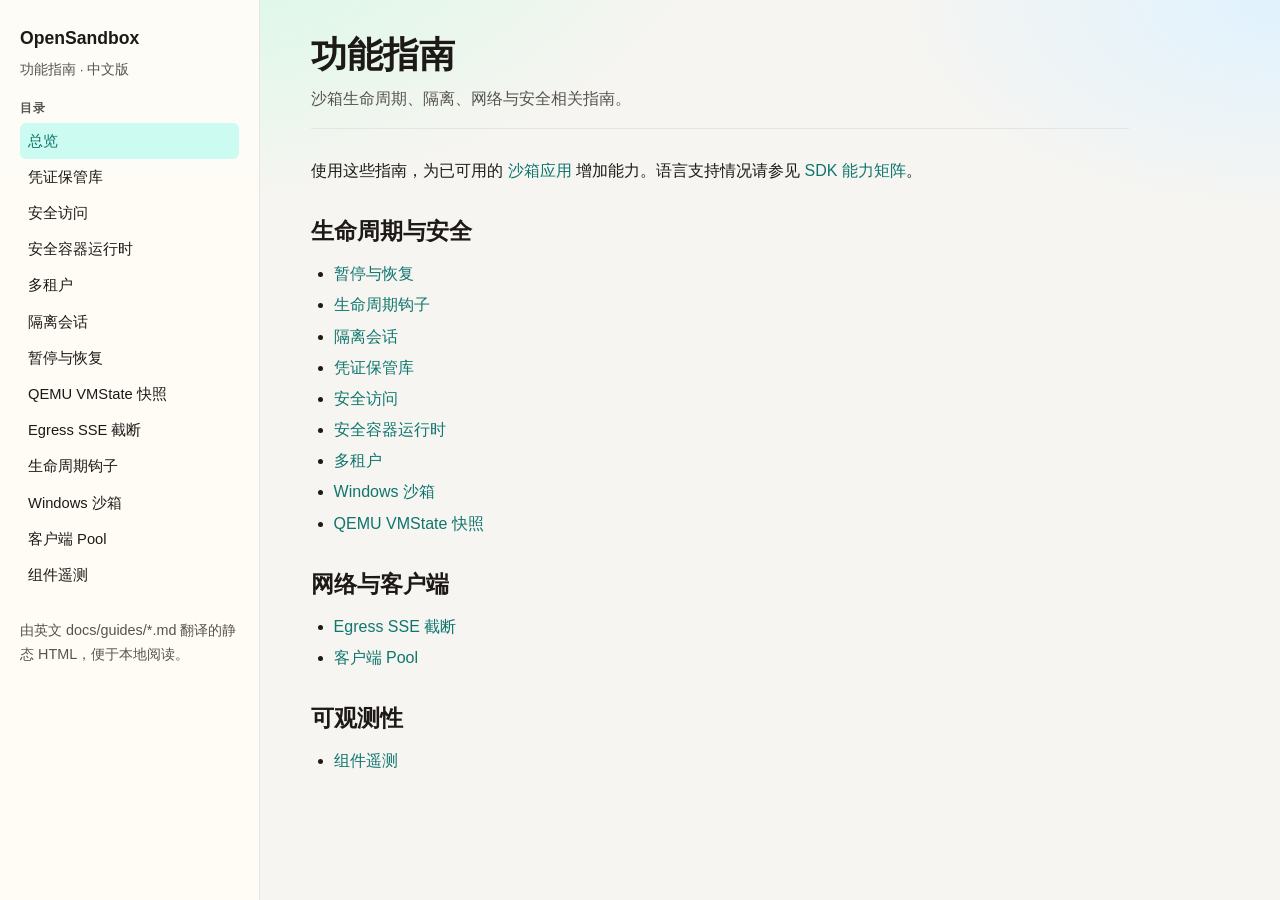
<file: docs/guides/zh/index.html>
<!DOCTYPE html>
<html lang="zh-CN">
<head>
  <meta charset="UTF-8" />
  <meta name="viewport" content="width=device-width, initial-scale=1" />
  <title>功能指南 · OpenSandbox 指南（中文）</title>
  <meta name="description" content="沙箱生命周期、隔离、网络与安全相关指南。" />
  <link rel="stylesheet" href="guides-zh.css" />
</head>
<body>
  <div class="layout">
    <aside class="sidebar">
      <a class="brand" href="index.html">OpenSandbox</a>
      <div class="brand-sub">功能指南 · 中文版</div>
      <h2>目录</h2>
      <nav>
      <a href="index.html" class="active">总览</a>
      <a href="credential-vault.html">凭证保管库</a>
      <a href="secure-access.html">安全访问</a>
      <a href="secure-container.html">安全容器运行时</a>
      <a href="multi-tenancy.html">多租户</a>
      <a href="isolation-sessions.html">隔离会话</a>
      <a href="pause-resume.html">暂停与恢复</a>
      <a href="qemu-vmstate-snapshots.html">QEMU VMState 快照</a>
      <a href="egress-sse-truncation.html">Egress SSE 截断</a>
      <a href="lifecycle-hooks.html">生命周期钩子</a>
      <a href="windows-sandbox.html">Windows 沙箱</a>
      <a href="client-pool.html">客户端 Pool</a>
      <a href="component-telemetry.html">组件遥测</a>
      </nav>
      <p class="note" style="margin-top:1.5rem">由英文 docs/guides/*.md 翻译的静态 HTML，便于本地阅读。</p>
    </aside>
    <main class="content">
      <header class="page-head">
        <h1>功能指南</h1>
        <p class="desc">沙箱生命周期、隔离、网络与安全相关指南。</p>
      </header>
      <p>使用这些指南，为已可用的 <a href="/getting-started/">沙箱应用</a> 增加能力。语言支持情况请参见 <a href="/sdks/#capability-coverage">SDK 能力矩阵</a>。</p>

      <h2>生命周期与安全</h2>
      <ul>
        <li><a href="pause-resume.html">暂停与恢复</a></li>
        <li><a href="lifecycle-hooks.html">生命周期钩子</a></li>
        <li><a href="isolation-sessions.html">隔离会话</a></li>
        <li><a href="credential-vault.html">凭证保管库</a></li>
        <li><a href="secure-access.html">安全访问</a></li>
        <li><a href="secure-container.html">安全容器运行时</a></li>
        <li><a href="multi-tenancy.html">多租户</a></li>
        <li><a href="windows-sandbox.html">Windows 沙箱</a></li>
        <li><a href="qemu-vmstate-snapshots.html">QEMU VMState 快照</a></li>
      </ul>

      <h2>网络与客户端</h2>
      <ul>
        <li><a href="egress-sse-truncation.html">Egress SSE 截断</a></li>
        <li><a href="client-pool.html">客户端 Pool</a></li>
      </ul>

      <h2>可观测性</h2>
      <ul>
        <li><a href="component-telemetry.html">组件遥测</a></li>
      </ul>
    </main>
  </div>
</body>
</html>
</file>
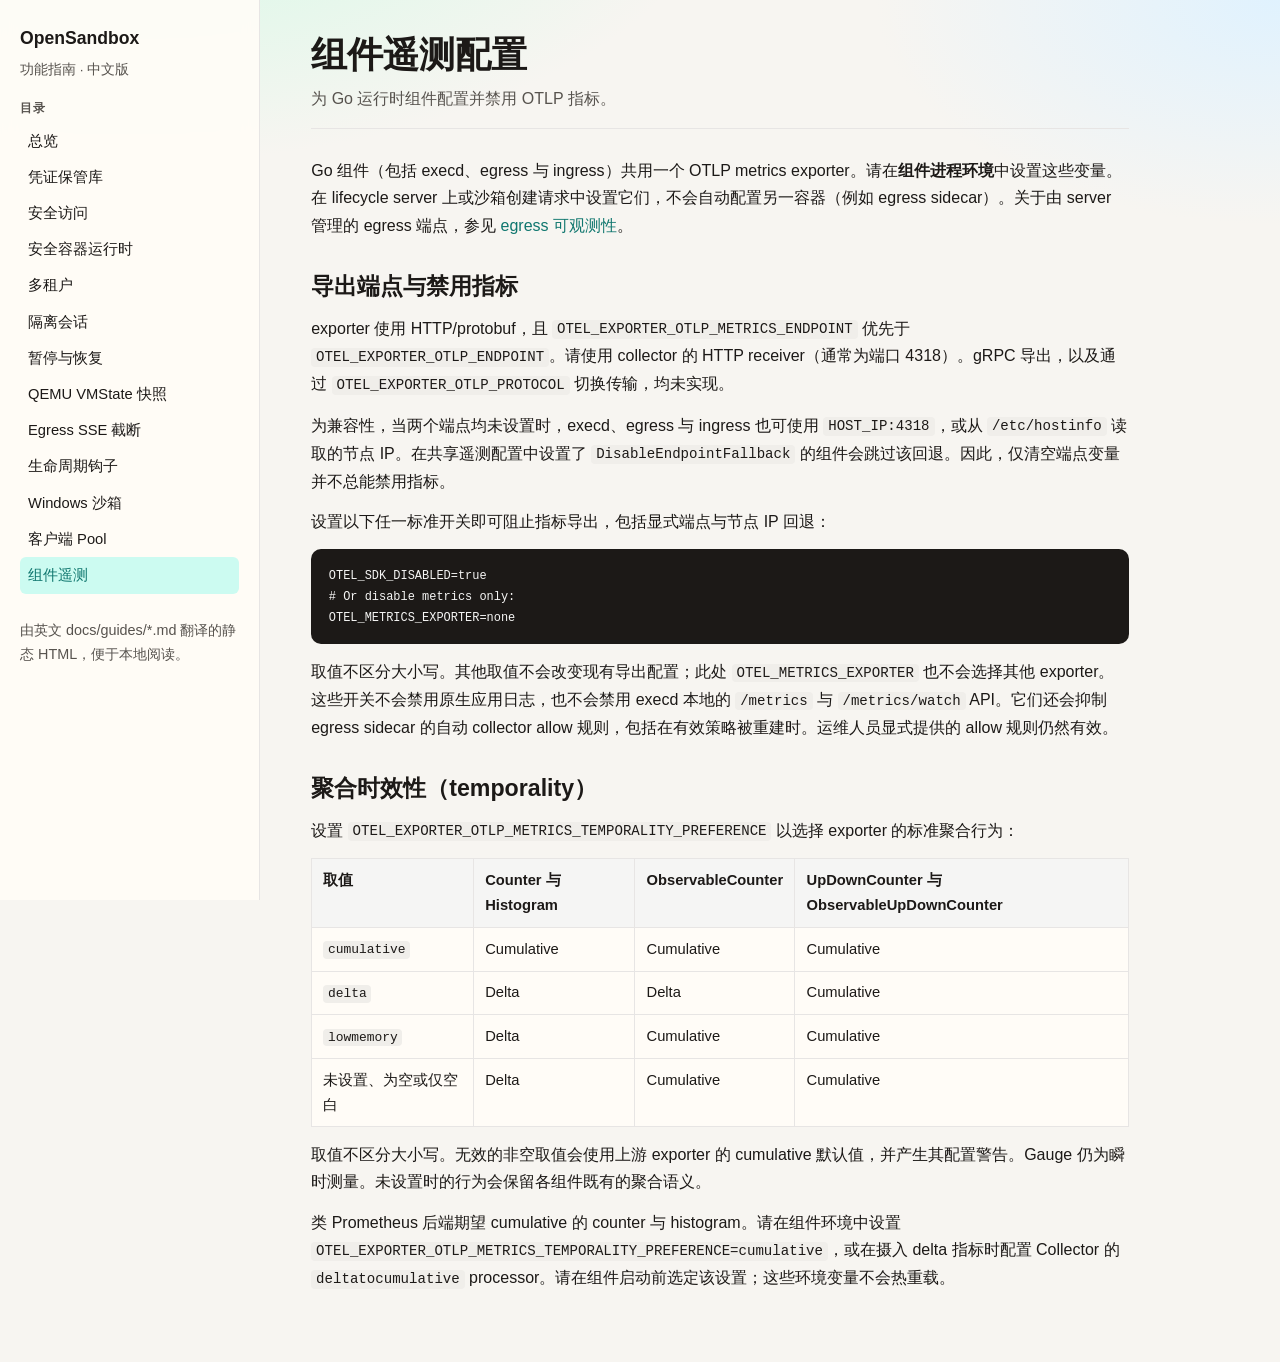
<file: docs/guides/zh/component-telemetry.html>
<!DOCTYPE html>
<html lang="zh-CN">
<head>
  <meta charset="UTF-8" />
  <meta name="viewport" content="width=device-width, initial-scale=1" />
  <title>组件遥测配置 · OpenSandbox 指南（中文）</title>
  <meta name="description" content="为 Go 运行时组件配置并禁用 OTLP 指标。" />
  <link rel="stylesheet" href="guides-zh.css" />
</head>
<body>
  <div class="layout">
    <aside class="sidebar">
      <a class="brand" href="index.html">OpenSandbox</a>
      <div class="brand-sub">功能指南 · 中文版</div>
      <h2>目录</h2>
      <nav>
      <a href="index.html">总览</a>
      <a href="credential-vault.html">凭证保管库</a>
      <a href="secure-access.html">安全访问</a>
      <a href="secure-container.html">安全容器运行时</a>
      <a href="multi-tenancy.html">多租户</a>
      <a href="isolation-sessions.html">隔离会话</a>
      <a href="pause-resume.html">暂停与恢复</a>
      <a href="qemu-vmstate-snapshots.html">QEMU VMState 快照</a>
      <a href="egress-sse-truncation.html">Egress SSE 截断</a>
      <a href="lifecycle-hooks.html">生命周期钩子</a>
      <a href="windows-sandbox.html">Windows 沙箱</a>
      <a href="client-pool.html">客户端 Pool</a>
      <a href="component-telemetry.html" class="active">组件遥测</a>
      </nav>
      <p class="note" style="margin-top:1.5rem">由英文 docs/guides/*.md 翻译的静态 HTML，便于本地阅读。</p>
    </aside>
    <main class="content">
      <header class="page-head">
        <h1>组件遥测配置</h1>
        <p class="desc">为 Go 运行时组件配置并禁用 OTLP 指标。</p>
      </header>

      <p>Go 组件（包括 execd、egress 与 ingress）共用一个 OTLP metrics exporter。请在<strong>组件进程环境</strong>中设置这些变量。在 lifecycle server 上或沙箱创建请求中设置它们，不会自动配置另一容器（例如 egress sidecar）。关于由 server 管理的 egress 端点，参见 <a href="/architecture/network/egress#observability-opentelemetry">egress 可观测性</a>。</p>

      <h2>导出端点与禁用指标</h2>
      <p>exporter 使用 HTTP/protobuf，且 <code>OTEL_EXPORTER_OTLP_METRICS_ENDPOINT</code> 优先于 <code>OTEL_EXPORTER_OTLP_ENDPOINT</code>。请使用 collector 的 HTTP receiver（通常为端口 4318）。gRPC 导出，以及通过 <code>OTEL_EXPORTER_OTLP_PROTOCOL</code> 切换传输，均未实现。</p>

      <p>为兼容性，当两个端点均未设置时，execd、egress 与 ingress 也可使用 <code>HOST_IP:4318</code>，或从 <code>/etc/hostinfo</code> 读取的节点 IP。在共享遥测配置中设置了 <code>DisableEndpointFallback</code> 的组件会跳过该回退。因此，仅清空端点变量并不总能禁用指标。</p>

      <p>设置以下任一标准开关即可阻止指标导出，包括显式端点与节点 IP 回退：</p>
      <pre><code>OTEL_SDK_DISABLED=true
# Or disable metrics only:
OTEL_METRICS_EXPORTER=none</code></pre>

      <p>取值不区分大小写。其他取值不会改变现有导出配置；此处 <code>OTEL_METRICS_EXPORTER</code> 也不会选择其他 exporter。这些开关不会禁用原生应用日志，也不会禁用 execd 本地的 <code>/metrics</code> 与 <code>/metrics/watch</code> API。它们还会抑制 egress sidecar 的自动 collector allow 规则，包括在有效策略被重建时。运维人员显式提供的 allow 规则仍然有效。</p>

      <h2>聚合时效性（temporality）</h2>
      <p>设置 <code>OTEL_EXPORTER_OTLP_METRICS_TEMPORALITY_PREFERENCE</code> 以选择 exporter 的标准聚合行为：</p>
      <table>
        <thead>
          <tr>
            <th>取值</th>
            <th>Counter 与 Histogram</th>
            <th>ObservableCounter</th>
            <th>UpDownCounter 与 ObservableUpDownCounter</th>
          </tr>
        </thead>
        <tbody>
          <tr>
            <td><code>cumulative</code></td>
            <td>Cumulative</td>
            <td>Cumulative</td>
            <td>Cumulative</td>
          </tr>
          <tr>
            <td><code>delta</code></td>
            <td>Delta</td>
            <td>Delta</td>
            <td>Cumulative</td>
          </tr>
          <tr>
            <td><code>lowmemory</code></td>
            <td>Delta</td>
            <td>Cumulative</td>
            <td>Cumulative</td>
          </tr>
          <tr>
            <td>未设置、为空或仅空白</td>
            <td>Delta</td>
            <td>Cumulative</td>
            <td>Cumulative</td>
          </tr>
        </tbody>
      </table>

      <p>取值不区分大小写。无效的非空取值会使用上游 exporter 的 cumulative 默认值，并产生其配置警告。Gauge 仍为瞬时测量。未设置时的行为会保留各组件既有的聚合语义。</p>

      <p>类 Prometheus 后端期望 cumulative 的 counter 与 histogram。请在组件环境中设置 <code>OTEL_EXPORTER_OTLP_METRICS_TEMPORALITY_PREFERENCE=cumulative</code>，或在摄入 delta 指标时配置 Collector 的 <code>deltatocumulative</code> processor。请在组件启动前选定该设置；这些环境变量不会热重载。</p>
    </main>
  </div>
</body>
</html>
</file>
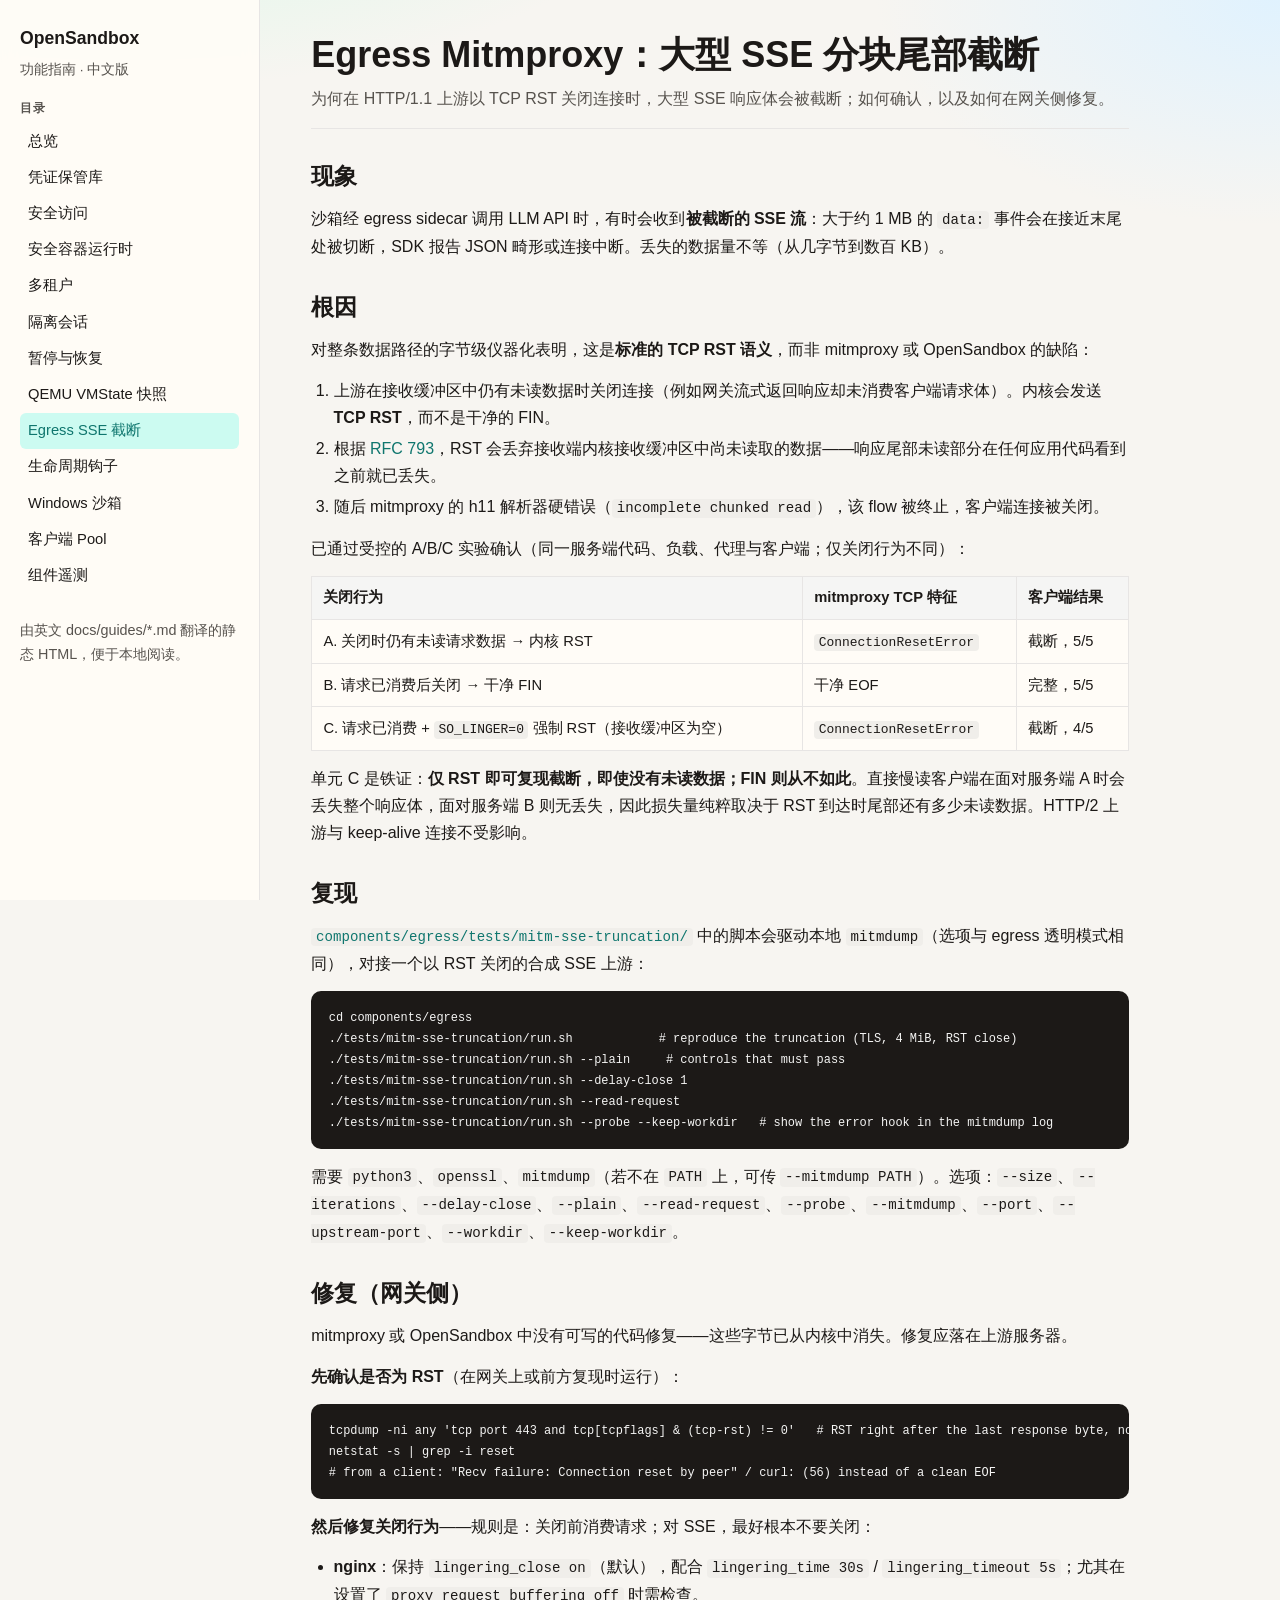
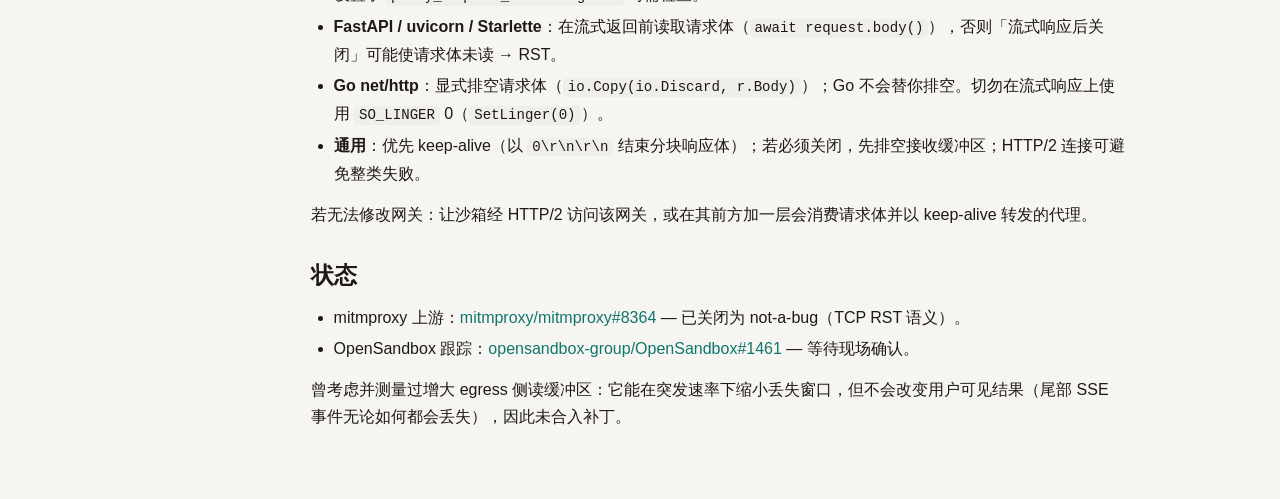
<file: docs/guides/zh/egress-sse-truncation.html>
<!DOCTYPE html>
<html lang="zh-CN">
<head>
  <meta charset="UTF-8" />
  <meta name="viewport" content="width=device-width, initial-scale=1" />
  <title>Egress Mitmproxy SSE 截断 · OpenSandbox 指南（中文）</title>
  <meta name="description" content="为何在 HTTP/1.1 上游以 TCP RST 关闭连接时，大型 SSE 响应体会被截断；如何确认，以及如何在网关侧修复。" />
  <link rel="stylesheet" href="guides-zh.css" />
</head>
<body>
  <div class="layout">
    <aside class="sidebar">
      <a class="brand" href="index.html">OpenSandbox</a>
      <div class="brand-sub">功能指南 · 中文版</div>
      <h2>目录</h2>
      <nav>
      <a href="index.html">总览</a>
      <a href="credential-vault.html">凭证保管库</a>
      <a href="secure-access.html">安全访问</a>
      <a href="secure-container.html">安全容器运行时</a>
      <a href="multi-tenancy.html">多租户</a>
      <a href="isolation-sessions.html">隔离会话</a>
      <a href="pause-resume.html">暂停与恢复</a>
      <a href="qemu-vmstate-snapshots.html">QEMU VMState 快照</a>
      <a href="egress-sse-truncation.html" class="active">Egress SSE 截断</a>
      <a href="lifecycle-hooks.html">生命周期钩子</a>
      <a href="windows-sandbox.html">Windows 沙箱</a>
      <a href="client-pool.html">客户端 Pool</a>
      <a href="component-telemetry.html">组件遥测</a>
      </nav>
      <p class="note" style="margin-top:1.5rem">由英文 docs/guides/*.md 翻译的静态 HTML，便于本地阅读。</p>
    </aside>
    <main class="content">
      <header class="page-head">
        <h1>Egress Mitmproxy：大型 SSE 分块尾部截断</h1>
        <p class="desc">为何在 HTTP/1.1 上游以 TCP RST 关闭连接时，大型 SSE 响应体会被截断；如何确认，以及如何在网关侧修复。</p>
      </header>

      <h2>现象</h2>
      <p>沙箱经 egress sidecar 调用 LLM API 时，有时会收到<strong>被截断的 SSE 流</strong>：大于约 1 MB 的 <code>data:</code> 事件会在接近末尾处被切断，SDK 报告 JSON 畸形或连接中断。丢失的数据量不等（从几字节到数百 KB）。</p>

      <h2>根因</h2>
      <p>对整条数据路径的字节级仪器化表明，这是<strong>标准的 TCP RST 语义</strong>，而非 mitmproxy 或 OpenSandbox 的缺陷：</p>
      <ol>
        <li>上游在接收缓冲区中仍有未读数据时关闭连接（例如网关流式返回响应却未消费客户端请求体）。内核会发送 <strong>TCP RST</strong>，而不是干净的 FIN。</li>
        <li>根据 <a href="https://www.rfc-editor.org/rfc/rfc793">RFC 793</a>，RST 会丢弃接收端内核接收缓冲区中尚未读取的数据——响应尾部未读部分在任何应用代码看到之前就已丢失。</li>
        <li>随后 mitmproxy 的 h11 解析器硬错误（<code>incomplete chunked read</code>），该 flow 被终止，客户端连接被关闭。</li>
      </ol>

      <p>已通过受控的 A/B/C 实验确认（同一服务端代码、负载、代理与客户端；仅关闭行为不同）：</p>
      <table>
        <thead>
          <tr>
            <th>关闭行为</th>
            <th>mitmproxy TCP 特征</th>
            <th>客户端结果</th>
          </tr>
        </thead>
        <tbody>
          <tr>
            <td>A. 关闭时仍有未读请求数据 → 内核 RST</td>
            <td><code>ConnectionResetError</code></td>
            <td>截断，5/5</td>
          </tr>
          <tr>
            <td>B. 请求已消费后关闭 → 干净 FIN</td>
            <td>干净 EOF</td>
            <td>完整，5/5</td>
          </tr>
          <tr>
            <td>C. 请求已消费 + <code>SO_LINGER=0</code> 强制 RST（接收缓冲区为空）</td>
            <td><code>ConnectionResetError</code></td>
            <td>截断，4/5</td>
          </tr>
        </tbody>
      </table>

      <p>单元 C 是铁证：<strong>仅 RST 即可复现截断，即使没有未读数据；FIN 则从不如此</strong>。直接慢读客户端在面对服务端 A 时会丢失整个响应体，面对服务端 B 则无丢失，因此损失量纯粹取决于 RST 到达时尾部还有多少未读数据。HTTP/2 上游与 keep-alive 连接不受影响。</p>

      <h2>复现</h2>
      <p><a href="https://github.com/opensandbox-group/OpenSandbox/blob/main/components/egress/tests/mitm-sse-truncation/run.sh"><code>components/egress/tests/mitm-sse-truncation/</code></a> 中的脚本会驱动本地 <code>mitmdump</code>（选项与 egress 透明模式相同），对接一个以 RST 关闭的合成 SSE 上游：</p>
      <pre><code>cd components/egress
./tests/mitm-sse-truncation/run.sh            # reproduce the truncation (TLS, 4 MiB, RST close)
./tests/mitm-sse-truncation/run.sh --plain     # controls that must pass
./tests/mitm-sse-truncation/run.sh --delay-close 1
./tests/mitm-sse-truncation/run.sh --read-request
./tests/mitm-sse-truncation/run.sh --probe --keep-workdir   # show the error hook in the mitmdump log</code></pre>

      <p>需要 <code>python3</code>、<code>openssl</code>、<code>mitmdump</code>（若不在 <code>PATH</code> 上，可传 <code>--mitmdump PATH</code>）。选项：<code>--size</code>、<code>--iterations</code>、<code>--delay-close</code>、<code>--plain</code>、<code>--read-request</code>、<code>--probe</code>、<code>--mitmdump</code>、<code>--port</code>、<code>--upstream-port</code>、<code>--workdir</code>、<code>--keep-workdir</code>。</p>

      <h2>修复（网关侧）</h2>
      <p>mitmproxy 或 OpenSandbox 中没有可写的代码修复——这些字节已从内核中消失。修复应落在上游服务器。</p>

      <p><strong>先确认是否为 RST</strong>（在网关上或前方复现时运行）：</p>
      <pre><code>tcpdump -ni any 'tcp port 443 and tcp[tcpflags] &amp; (tcp-rst) != 0'   # RST right after the last response byte, no FIN
netstat -s | grep -i reset
# from a client: "Recv failure: Connection reset by peer" / curl: (56) instead of a clean EOF</code></pre>

      <p><strong>然后修复关闭行为</strong>——规则是：关闭前消费请求；对 SSE，最好根本不要关闭：</p>
      <ul>
        <li><strong>nginx</strong>：保持 <code>lingering_close on</code>（默认），配合 <code>lingering_time 30s</code> / <code>lingering_timeout 5s</code>；尤其在设置了 <code>proxy_request_buffering off</code> 时需检查。</li>
        <li><strong>FastAPI / uvicorn / Starlette</strong>：在流式返回前读取请求体（<code>await request.body()</code>），否则「流式响应后关闭」可能使请求体未读 → RST。</li>
        <li><strong>Go net/http</strong>：显式排空请求体（<code>io.Copy(io.Discard, r.Body)</code>）；Go 不会替你排空。切勿在流式响应上使用 <code>SO_LINGER</code> 0（<code>SetLinger(0)</code>）。</li>
        <li><strong>通用</strong>：优先 keep-alive（以 <code>0\r\n\r\n</code> 结束分块响应体）；若必须关闭，先排空接收缓冲区；HTTP/2 连接可避免整类失败。</li>
      </ul>

      <p>若无法修改网关：让沙箱经 HTTP/2 访问该网关，或在其前方加一层会消费请求体并以 keep-alive 转发的代理。</p>

      <h2>状态</h2>
      <ul>
        <li>mitmproxy 上游：<a href="https://github.com/mitmproxy/mitmproxy/issues/8364">mitmproxy/mitmproxy#8364</a> — 已关闭为 not-a-bug（TCP RST 语义）。</li>
        <li>OpenSandbox 跟踪：<a href="https://github.com/opensandbox-group/OpenSandbox/issues/1461">opensandbox-group/OpenSandbox#1461</a> — 等待现场确认。</li>
      </ul>

      <p>曾考虑并测量过增大 egress 侧读缓冲区：它能在突发速率下缩小丢失窗口，但不会改变用户可见结果（尾部 SSE 事件无论如何都会丢失），因此未合入补丁。</p>
    </main>
  </div>
</body>
</html>
</file>
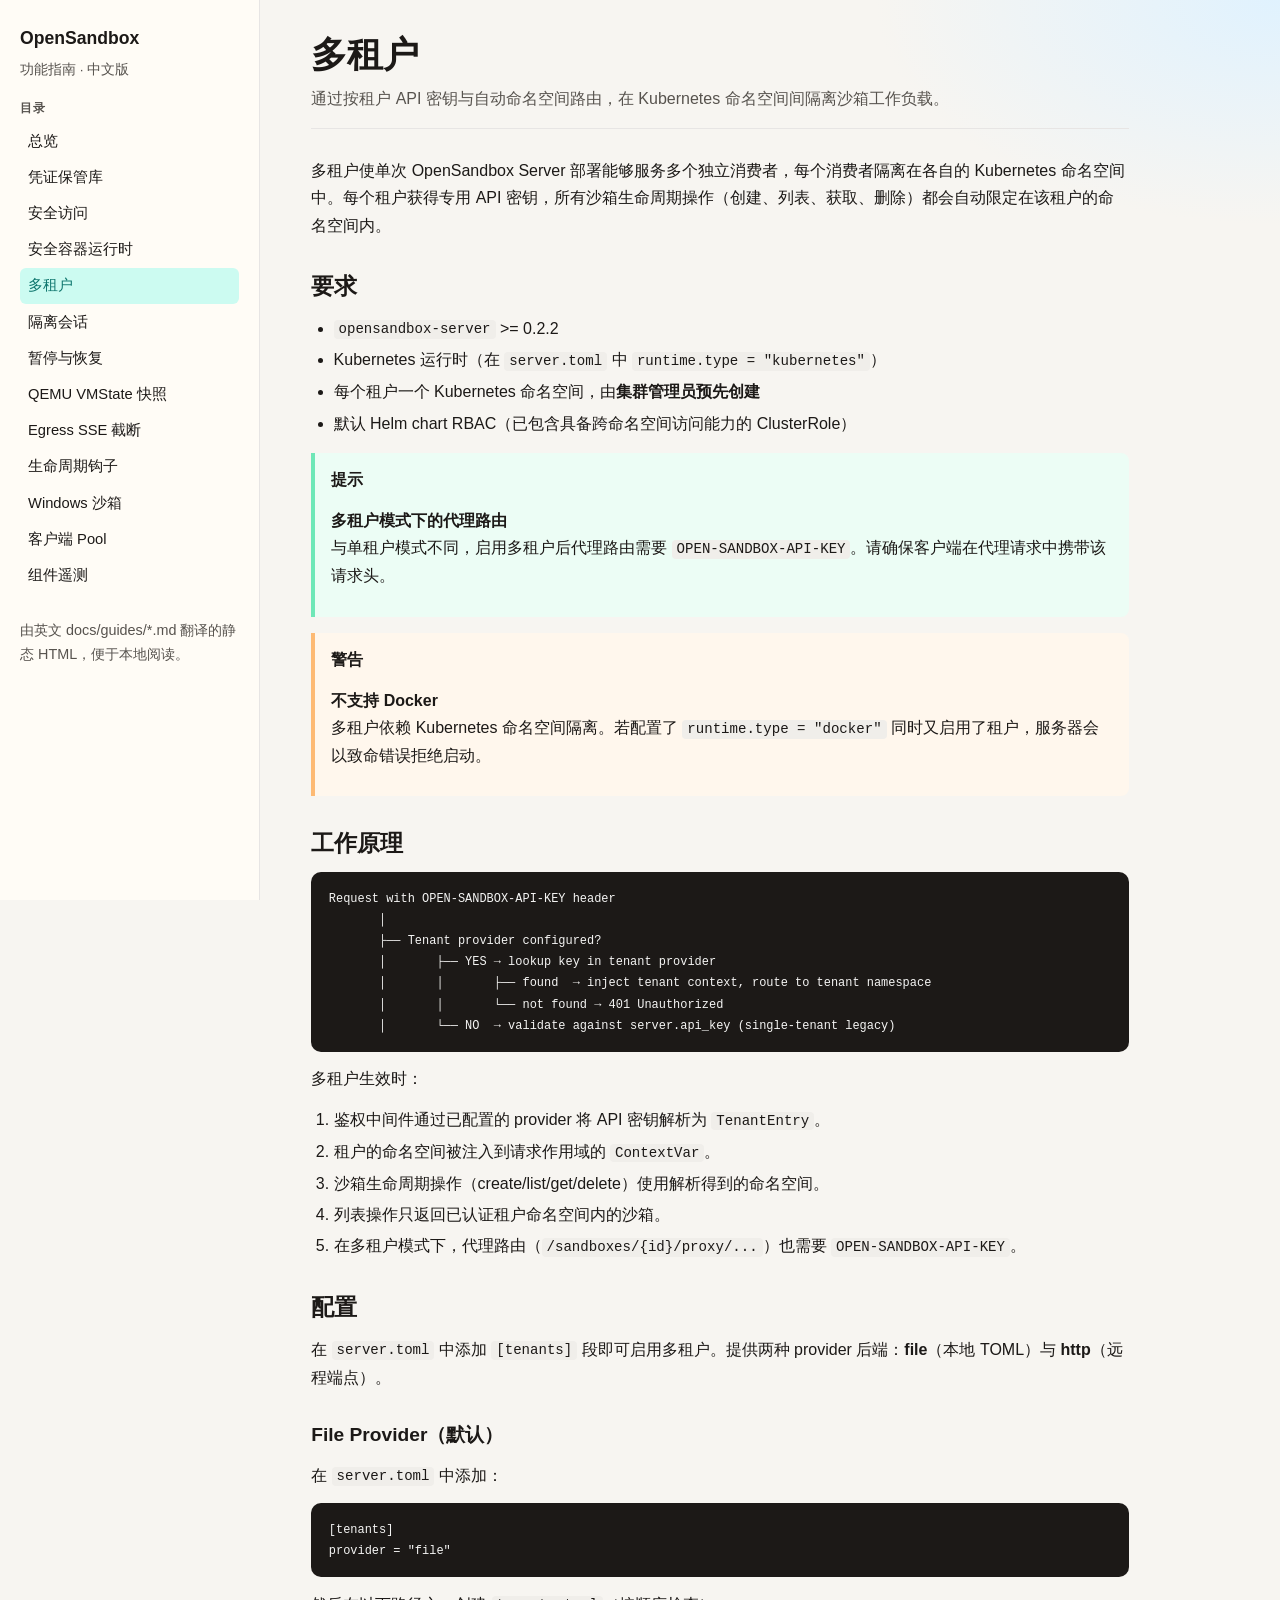
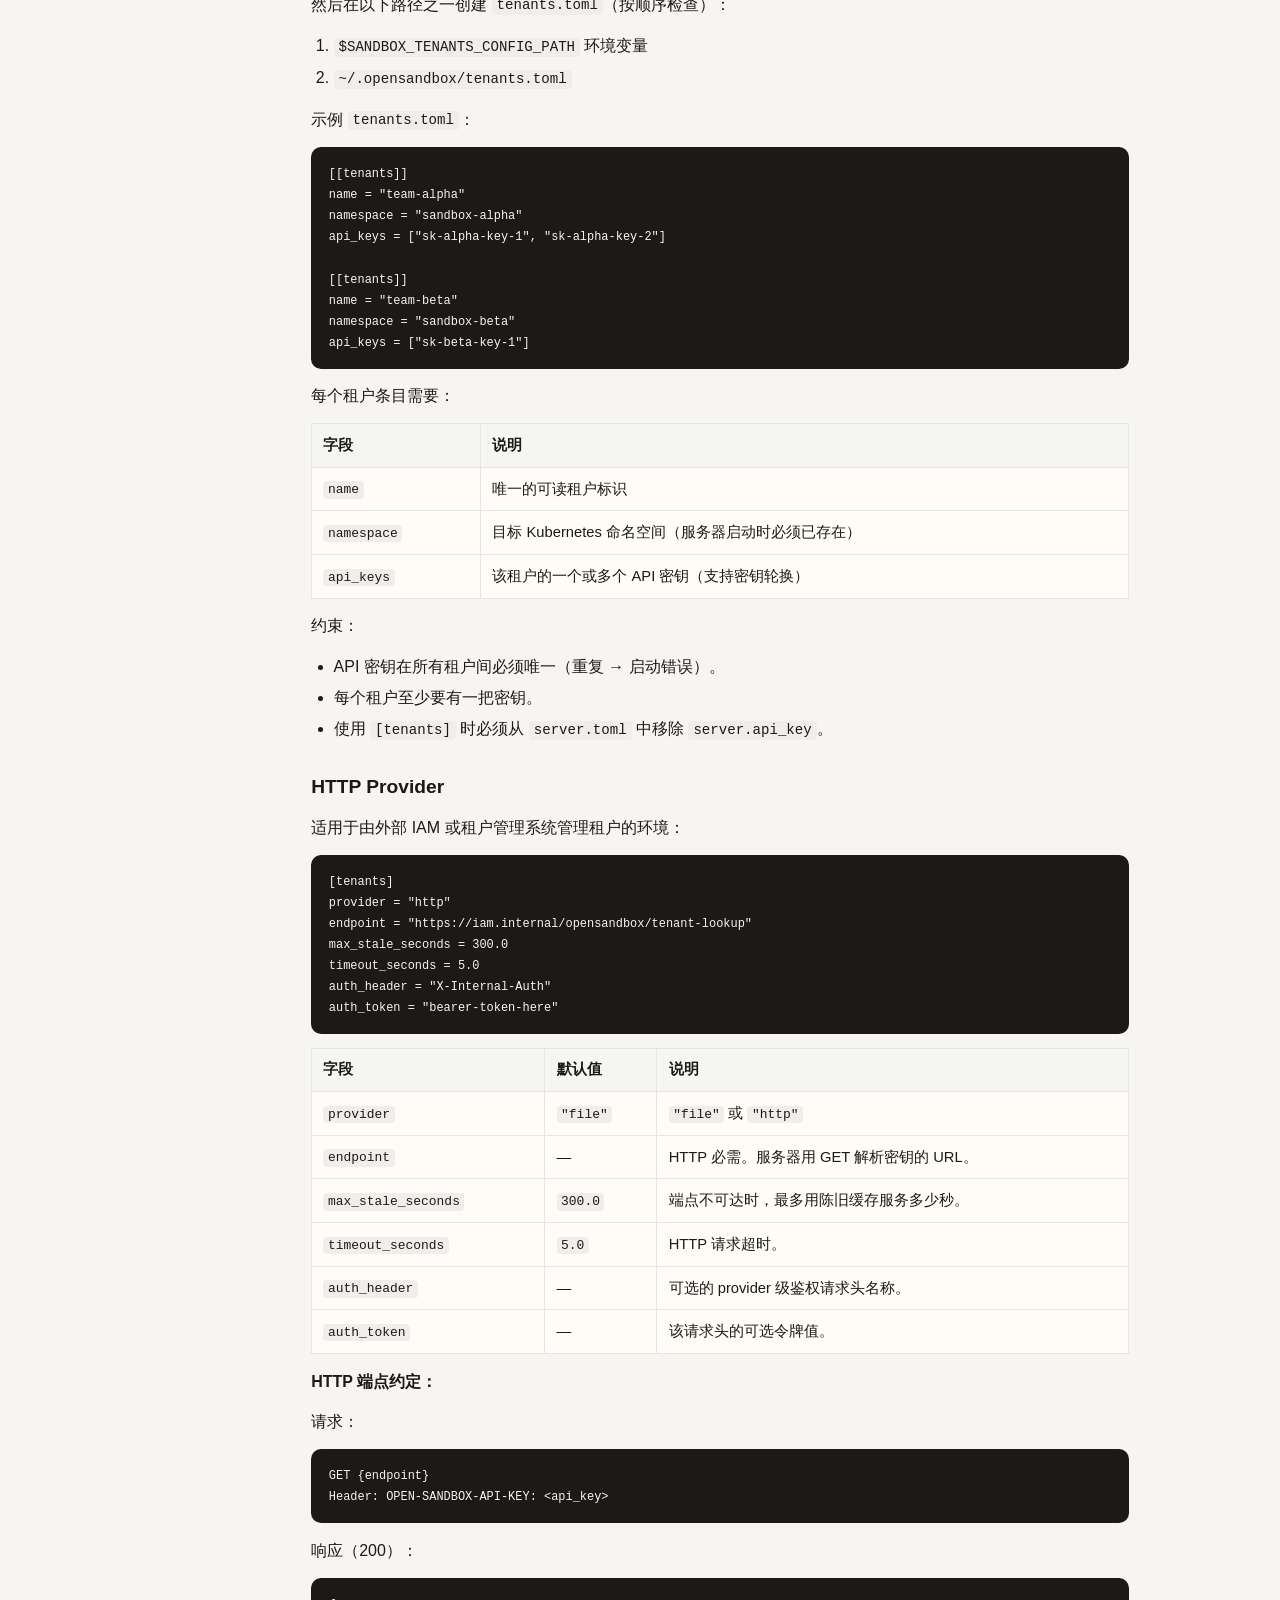
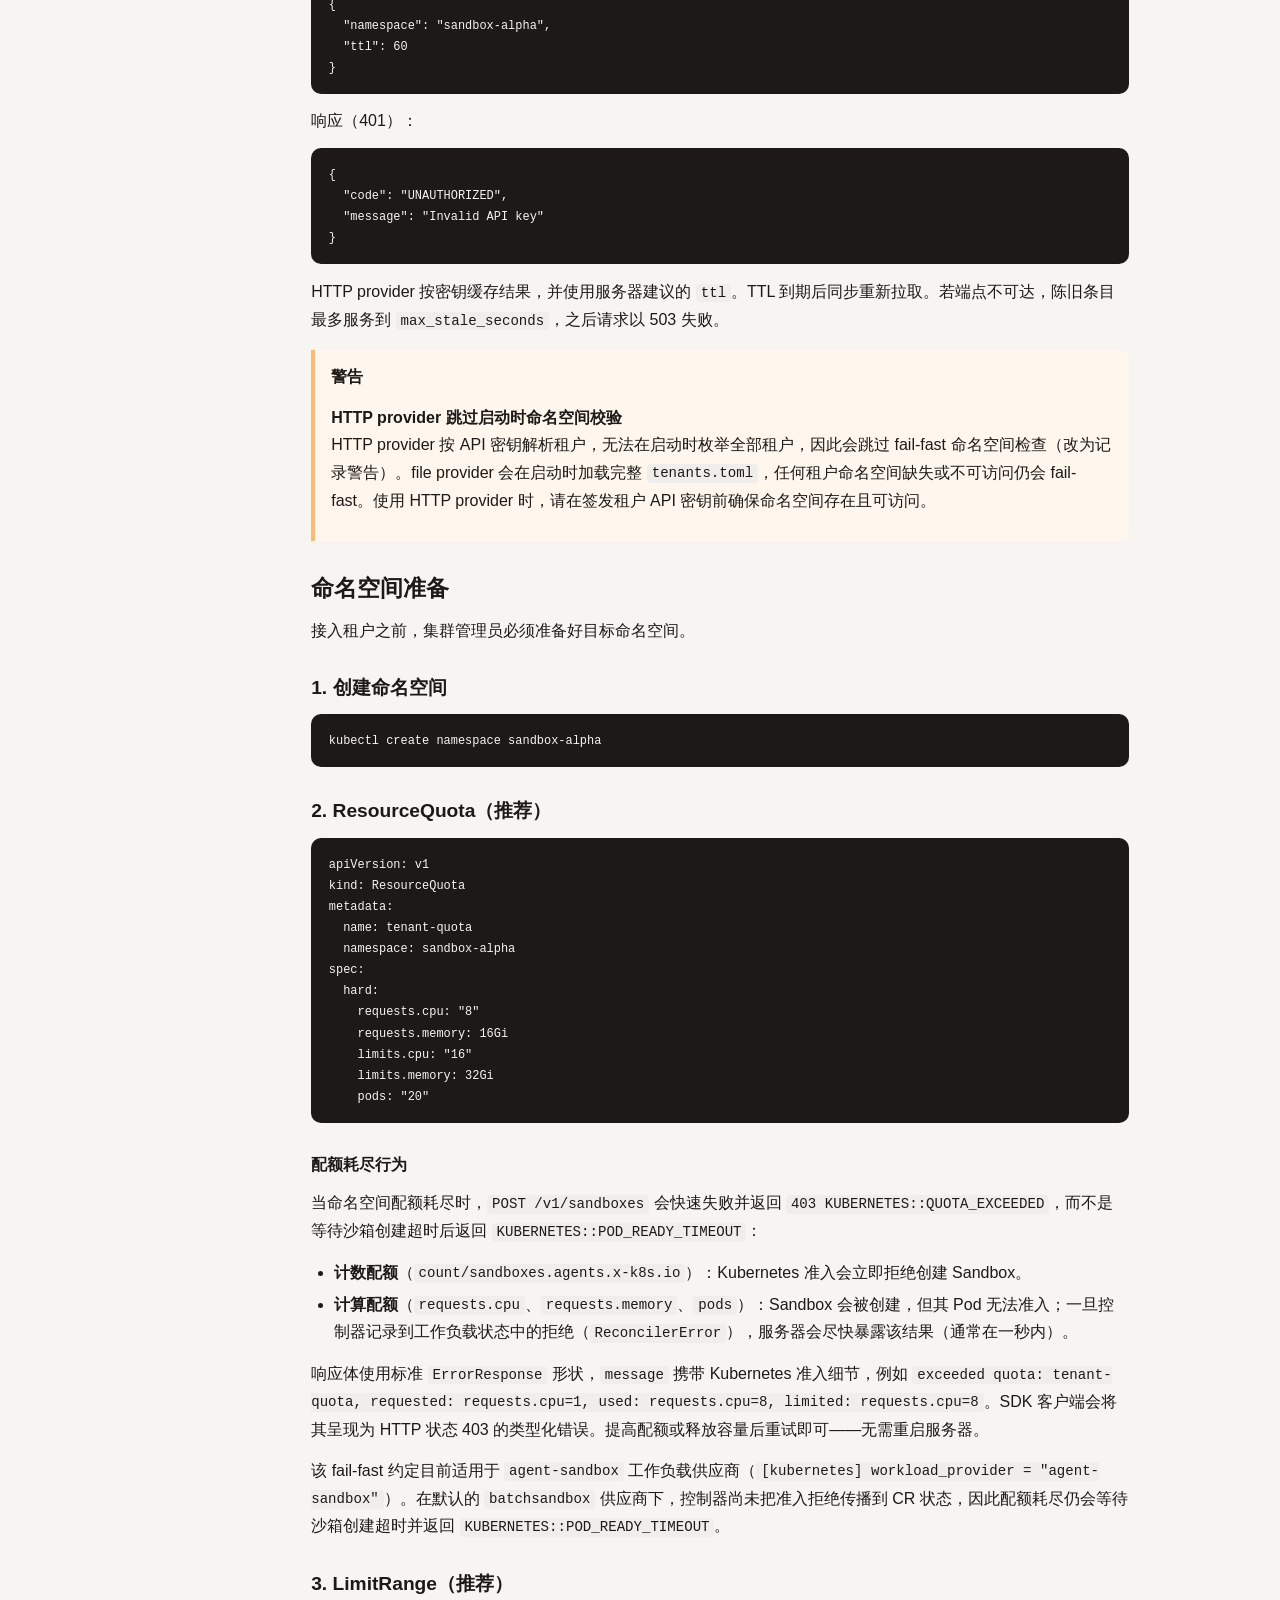
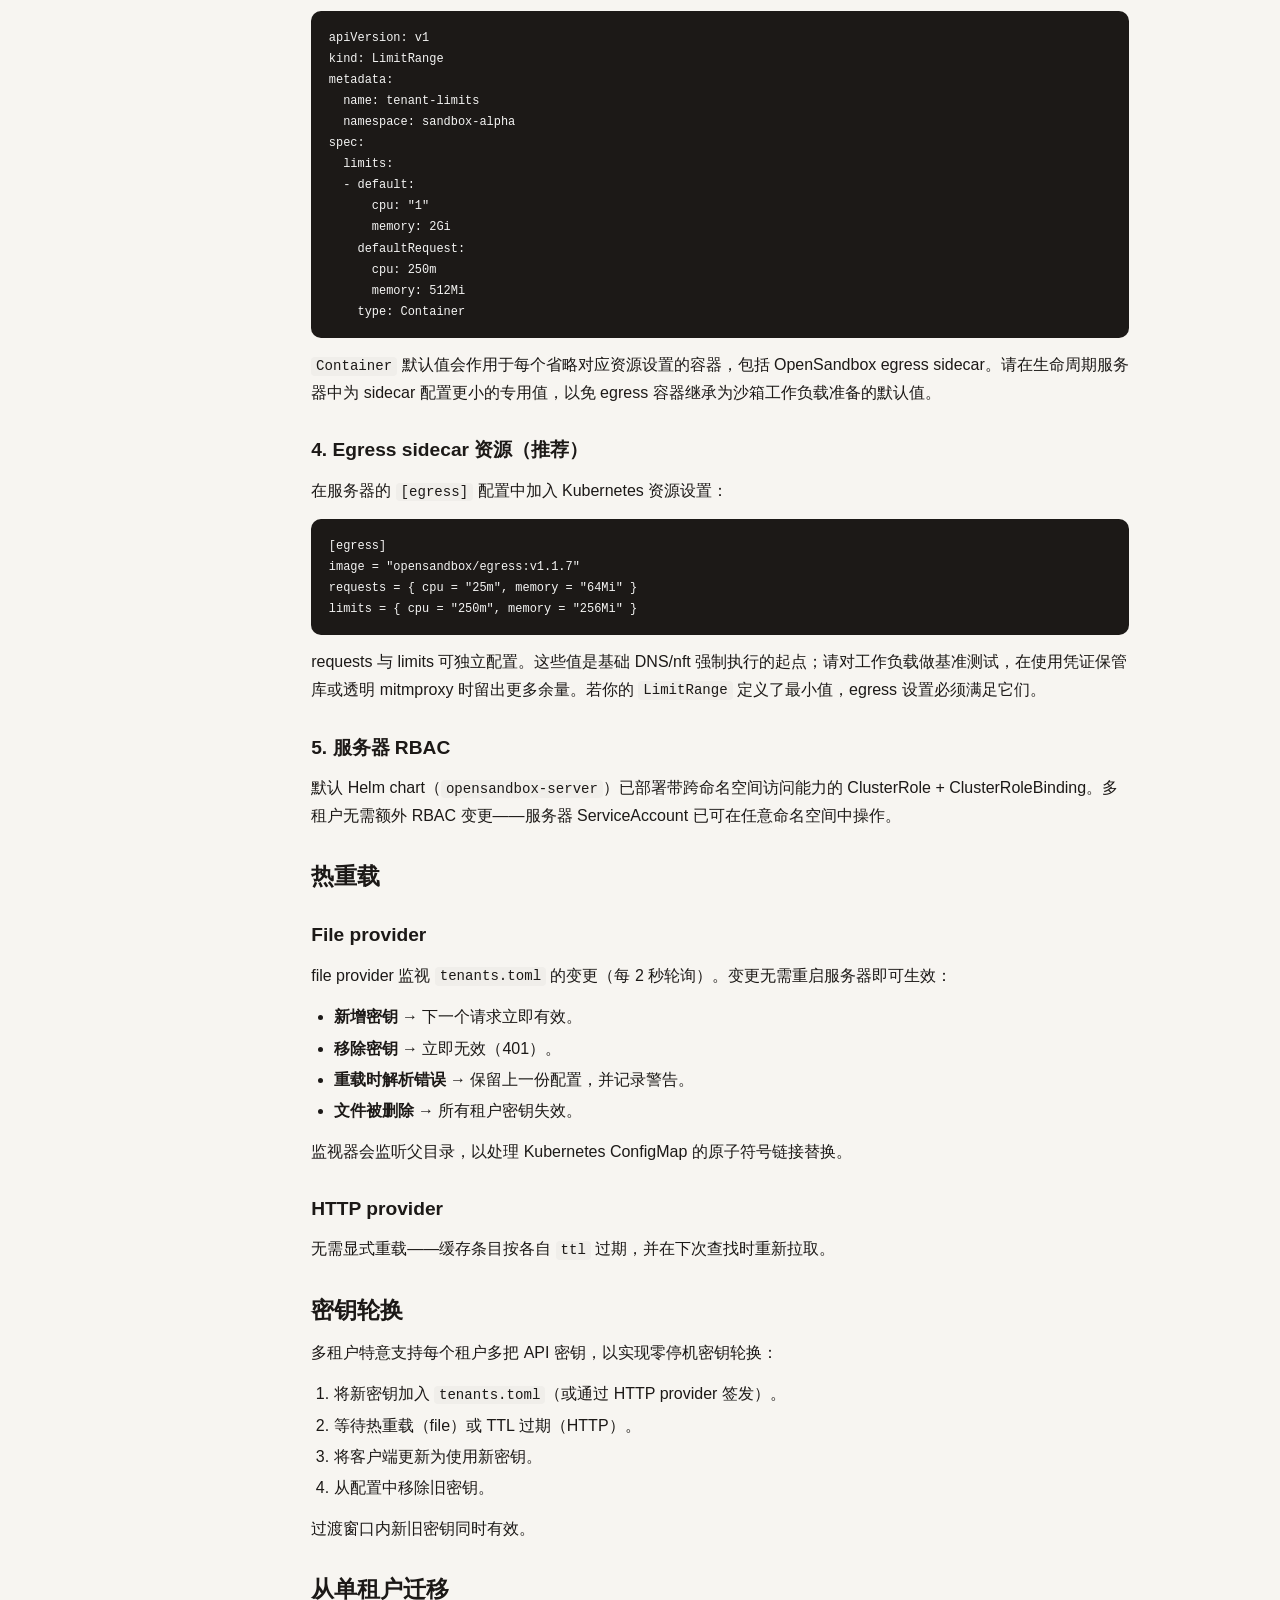
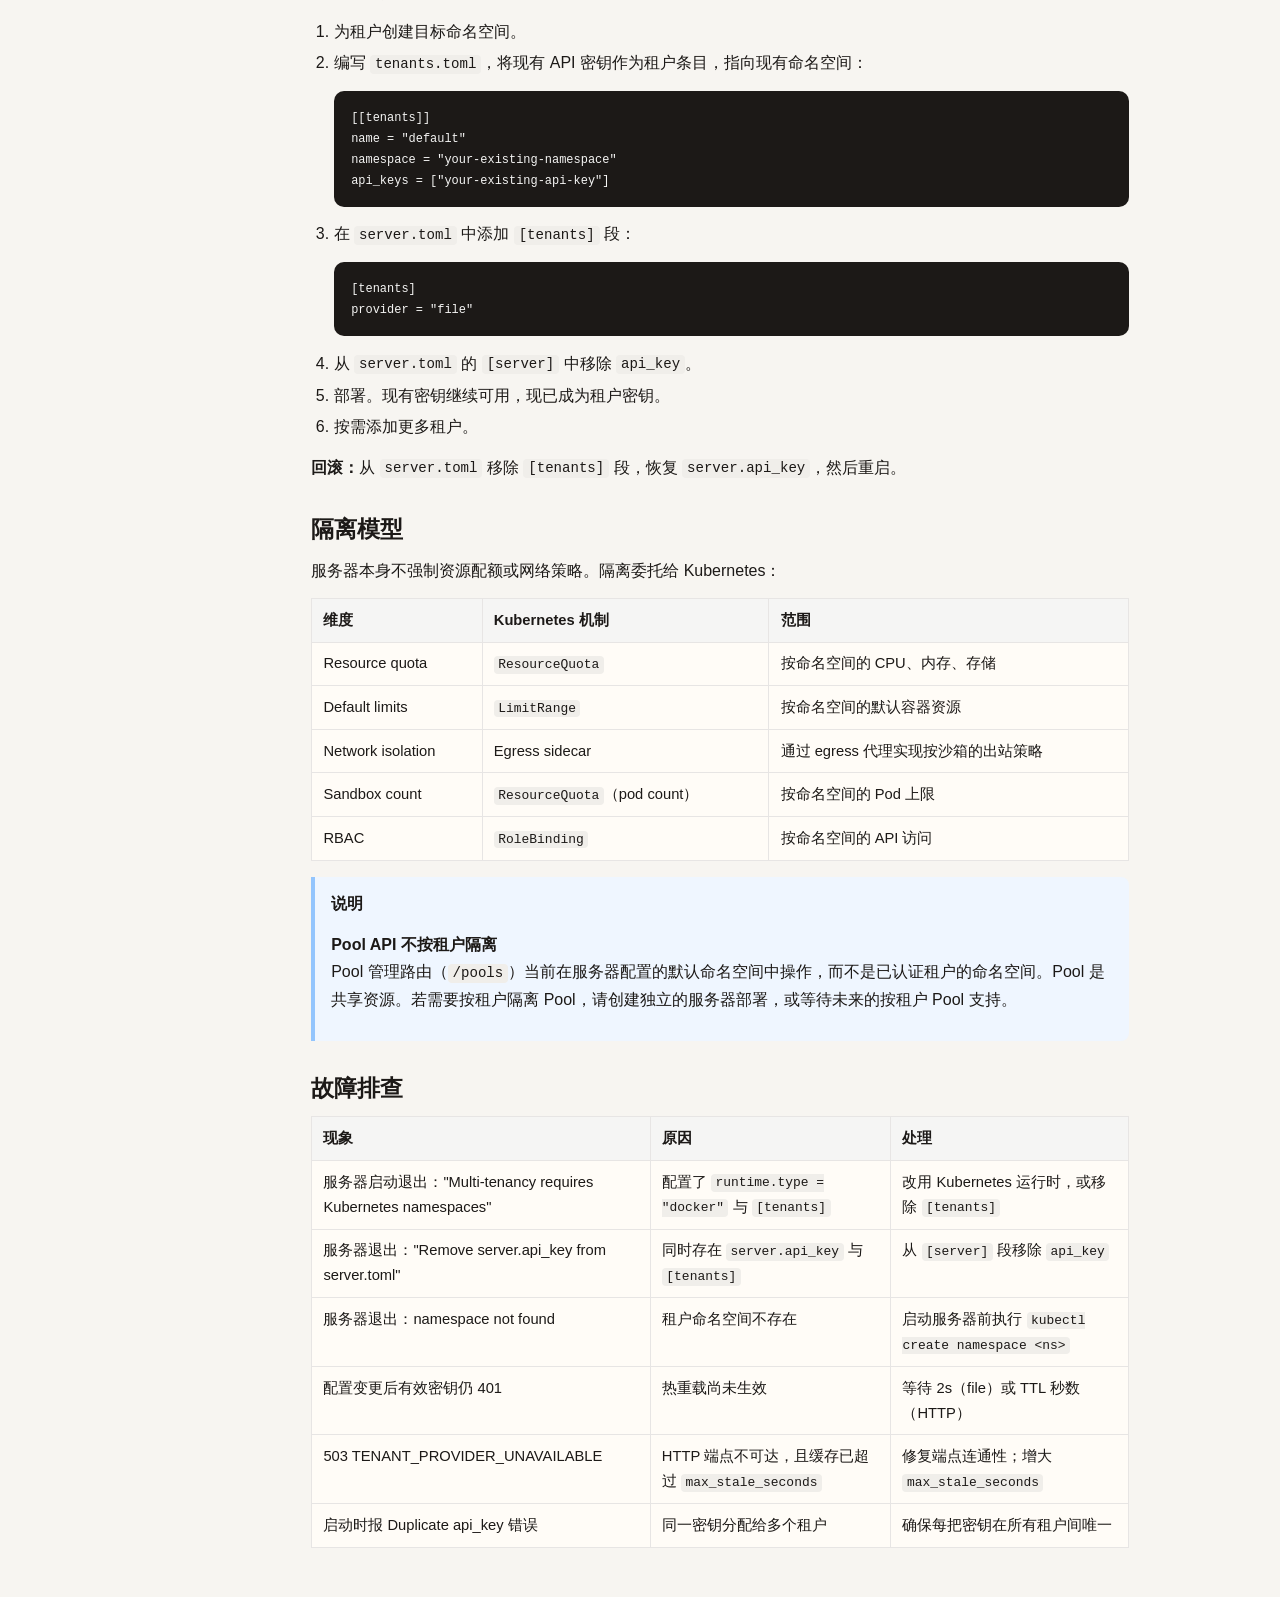
<file: docs/guides/zh/multi-tenancy.html>
<!DOCTYPE html>
<html lang="zh-CN">
<head>
  <meta charset="UTF-8" />
  <meta name="viewport" content="width=device-width, initial-scale=1" />
  <title>多租户 · OpenSandbox 指南（中文）</title>
  <meta name="description" content="通过按租户 API 密钥与自动命名空间路由，在 Kubernetes 命名空间间隔离沙箱工作负载。" />
  <link rel="stylesheet" href="guides-zh.css" />
</head>
<body>
  <div class="layout">
    <aside class="sidebar">
      <a class="brand" href="index.html">OpenSandbox</a>
      <div class="brand-sub">功能指南 · 中文版</div>
      <h2>目录</h2>
      <nav>
      <a href="index.html">总览</a>
      <a href="credential-vault.html">凭证保管库</a>
      <a href="secure-access.html">安全访问</a>
      <a href="secure-container.html">安全容器运行时</a>
      <a href="multi-tenancy.html" class="active">多租户</a>
      <a href="isolation-sessions.html">隔离会话</a>
      <a href="pause-resume.html">暂停与恢复</a>
      <a href="qemu-vmstate-snapshots.html">QEMU VMState 快照</a>
      <a href="egress-sse-truncation.html">Egress SSE 截断</a>
      <a href="lifecycle-hooks.html">生命周期钩子</a>
      <a href="windows-sandbox.html">Windows 沙箱</a>
      <a href="client-pool.html">客户端 Pool</a>
      <a href="component-telemetry.html">组件遥测</a>
      </nav>
      <p class="note" style="margin-top:1.5rem">由英文 docs/guides/*.md 翻译的静态 HTML，便于本地阅读。</p>
    </aside>
    <main class="content">
      <header class="page-head">
        <h1>多租户</h1>
        <p class="desc">通过按租户 API 密钥与自动命名空间路由，在 Kubernetes 命名空间间隔离沙箱工作负载。</p>
      </header>

      <p>多租户使单次 OpenSandbox Server 部署能够服务多个独立消费者，每个消费者隔离在各自的 Kubernetes 命名空间中。每个租户获得专用 API 密钥，所有沙箱生命周期操作（创建、列表、获取、删除）都会自动限定在该租户的命名空间内。</p>

      <h2 id="requirements">要求</h2>
      <ul>
        <li><code>opensandbox-server</code> &gt;= 0.2.2</li>
        <li>Kubernetes 运行时（在 <code>server.toml</code> 中 <code>runtime.type = "kubernetes"</code>）</li>
        <li>每个租户一个 Kubernetes 命名空间，由<strong>集群管理员预先创建</strong></li>
        <li>默认 Helm chart RBAC（已包含具备跨命名空间访问能力的 ClusterRole）</li>
      </ul>

      <div class="callout tip">
        <span class="label">提示</span>
        <p><strong>多租户模式下的代理路由</strong><br />
        与单租户模式不同，启用多租户后代理路由需要 <code>OPEN-SANDBOX-API-KEY</code>。请确保客户端在代理请求中携带该请求头。</p>
      </div>

      <div class="callout warning">
        <span class="label">警告</span>
        <p><strong>不支持 Docker</strong><br />
        多租户依赖 Kubernetes 命名空间隔离。若配置了 <code>runtime.type = "docker"</code> 同时又启用了租户，服务器会以致命错误拒绝启动。</p>
      </div>

      <h2 id="how-it-works">工作原理</h2>
      <pre><code>Request with OPEN-SANDBOX-API-KEY header
       │
       ├── Tenant provider configured?
       │       ├── YES → lookup key in tenant provider
       │       │       ├── found  → inject tenant context, route to tenant namespace
       │       │       └── not found → 401 Unauthorized
       │       └── NO  → validate against server.api_key (single-tenant legacy)
</code></pre>

      <p>多租户生效时：</p>
      <ol>
        <li>鉴权中间件通过已配置的 provider 将 API 密钥解析为 <code>TenantEntry</code>。</li>
        <li>租户的命名空间被注入到请求作用域的 <code>ContextVar</code>。</li>
        <li>沙箱生命周期操作（create/list/get/delete）使用解析得到的命名空间。</li>
        <li>列表操作只返回已认证租户命名空间内的沙箱。</li>
        <li>在多租户模式下，代理路由（<code>/sandboxes/{id}/proxy/...</code>）也需要 <code>OPEN-SANDBOX-API-KEY</code>。</li>
      </ol>

      <h2 id="configuration">配置</h2>
      <p>在 <code>server.toml</code> 中添加 <code>[tenants]</code> 段即可启用多租户。提供两种 provider 后端：<strong>file</strong>（本地 TOML）与 <strong>http</strong>（远程端点）。</p>

      <h3 id="file-provider-default">File Provider（默认）</h3>
      <p>在 <code>server.toml</code> 中添加：</p>
      <pre><code class="language-toml">[tenants]
provider = "file"
</code></pre>
      <p>然后在以下路径之一创建 <code>tenants.toml</code>（按顺序检查）：</p>
      <ol>
        <li><code>$SANDBOX_TENANTS_CONFIG_PATH</code> 环境变量</li>
        <li><code>~/.opensandbox/tenants.toml</code></li>
      </ol>
      <p>示例 <code>tenants.toml</code>：</p>
      <pre><code class="language-toml">[[tenants]]
name = "team-alpha"
namespace = "sandbox-alpha"
api_keys = ["sk-alpha-key-1", "sk-alpha-key-2"]

[[tenants]]
name = "team-beta"
namespace = "sandbox-beta"
api_keys = ["sk-beta-key-1"]
</code></pre>
      <p>每个租户条目需要：</p>
      <table>
        <thead>
          <tr><th>字段</th><th>说明</th></tr>
        </thead>
        <tbody>
          <tr><td><code>name</code></td><td>唯一的可读租户标识</td></tr>
          <tr><td><code>namespace</code></td><td>目标 Kubernetes 命名空间（服务器启动时必须已存在）</td></tr>
          <tr><td><code>api_keys</code></td><td>该租户的一个或多个 API 密钥（支持密钥轮换）</td></tr>
        </tbody>
      </table>
      <p>约束：</p>
      <ul>
        <li>API 密钥在所有租户间必须唯一（重复 → 启动错误）。</li>
        <li>每个租户至少要有一把密钥。</li>
        <li>使用 <code>[tenants]</code> 时必须从 <code>server.toml</code> 中移除 <code>server.api_key</code>。</li>
      </ul>

      <h3 id="http-provider">HTTP Provider</h3>
      <p>适用于由外部 IAM 或租户管理系统管理租户的环境：</p>
      <pre><code class="language-toml">[tenants]
provider = "http"
endpoint = "https://iam.internal/opensandbox/tenant-lookup"
max_stale_seconds = 300.0
timeout_seconds = 5.0
auth_header = "X-Internal-Auth"
auth_token = "bearer-token-here"
</code></pre>
      <table>
        <thead>
          <tr><th>字段</th><th>默认值</th><th>说明</th></tr>
        </thead>
        <tbody>
          <tr><td><code>provider</code></td><td><code>"file"</code></td><td><code>"file"</code> 或 <code>"http"</code></td></tr>
          <tr><td><code>endpoint</code></td><td>—</td><td>HTTP 必需。服务器用 GET 解析密钥的 URL。</td></tr>
          <tr><td><code>max_stale_seconds</code></td><td><code>300.0</code></td><td>端点不可达时，最多用陈旧缓存服务多少秒。</td></tr>
          <tr><td><code>timeout_seconds</code></td><td><code>5.0</code></td><td>HTTP 请求超时。</td></tr>
          <tr><td><code>auth_header</code></td><td>—</td><td>可选的 provider 级鉴权请求头名称。</td></tr>
          <tr><td><code>auth_token</code></td><td>—</td><td>该请求头的可选令牌值。</td></tr>
        </tbody>
      </table>

      <p><strong>HTTP 端点约定：</strong></p>
      <p>请求：</p>
      <pre><code>GET {endpoint}
Header: OPEN-SANDBOX-API-KEY: &lt;api_key&gt;
</code></pre>
      <p>响应（200）：</p>
      <pre><code class="language-json">{
  "namespace": "sandbox-alpha",
  "ttl": 60
}
</code></pre>
      <p>响应（401）：</p>
      <pre><code class="language-json">{
  "code": "UNAUTHORIZED",
  "message": "Invalid API key"
}
</code></pre>
      <p>HTTP provider 按密钥缓存结果，并使用服务器建议的 <code>ttl</code>。TTL 到期后同步重新拉取。若端点不可达，陈旧条目最多服务到 <code>max_stale_seconds</code>，之后请求以 503 失败。</p>

      <div class="callout warning">
        <span class="label">警告</span>
        <p><strong>HTTP provider 跳过启动时命名空间校验</strong><br />
        HTTP provider 按 API 密钥解析租户，无法在启动时枚举全部租户，因此会跳过 fail-fast 命名空间检查（改为记录警告）。file provider 会在启动时加载完整 <code>tenants.toml</code>，任何租户命名空间缺失或不可访问仍会 fail-fast。使用 HTTP provider 时，请在签发租户 API 密钥前确保命名空间存在且可访问。</p>
      </div>

      <h2 id="namespace-setup">命名空间准备</h2>
      <p>接入租户之前，集群管理员必须准备好目标命名空间。</p>

      <h3 id="1-create-namespace">1. 创建命名空间</h3>
      <pre><code class="language-bash">kubectl create namespace sandbox-alpha
</code></pre>

      <h3 id="2-resourcequota-recommended">2. ResourceQuota（推荐）</h3>
      <pre><code class="language-yaml">apiVersion: v1
kind: ResourceQuota
metadata:
  name: tenant-quota
  namespace: sandbox-alpha
spec:
  hard:
    requests.cpu: "8"
    requests.memory: 16Gi
    limits.cpu: "16"
    limits.memory: 32Gi
    pods: "20"
</code></pre>

      <h4 id="quota-exhaustion-behavior">配额耗尽行为</h4>
      <p>当命名空间配额耗尽时，<code>POST /v1/sandboxes</code> 会快速失败并返回 <code>403 KUBERNETES::QUOTA_EXCEEDED</code>，而不是等待沙箱创建超时后返回 <code>KUBERNETES::POD_READY_TIMEOUT</code>：</p>
      <ul>
        <li><strong>计数配额</strong>（<code>count/sandboxes.agents.x-k8s.io</code>）：Kubernetes 准入会立即拒绝创建 Sandbox。</li>
        <li><strong>计算配额</strong>（<code>requests.cpu</code>、<code>requests.memory</code>、<code>pods</code>）：Sandbox 会被创建，但其 Pod 无法准入；一旦控制器记录到工作负载状态中的拒绝（<code>ReconcilerError</code>），服务器会尽快暴露该结果（通常在一秒内）。</li>
      </ul>
      <p>响应体使用标准 <code>ErrorResponse</code> 形状，<code>message</code> 携带 Kubernetes 准入细节，例如 <code>exceeded quota: tenant-quota, requested: requests.cpu=1, used: requests.cpu=8, limited: requests.cpu=8</code>。SDK 客户端会将其呈现为 HTTP 状态 403 的类型化错误。提高配额或释放容量后重试即可——无需重启服务器。</p>
      <p>该 fail-fast 约定目前适用于 <code>agent-sandbox</code> 工作负载供应商（<code>[kubernetes] workload_provider = "agent-sandbox"</code>）。在默认的 <code>batchsandbox</code> 供应商下，控制器尚未把准入拒绝传播到 CR 状态，因此配额耗尽仍会等待沙箱创建超时并返回 <code>KUBERNETES::POD_READY_TIMEOUT</code>。</p>

      <h3 id="3-limitrange-recommended">3. LimitRange（推荐）</h3>
      <pre><code class="language-yaml">apiVersion: v1
kind: LimitRange
metadata:
  name: tenant-limits
  namespace: sandbox-alpha
spec:
  limits:
  - default:
      cpu: "1"
      memory: 2Gi
    defaultRequest:
      cpu: 250m
      memory: 512Mi
    type: Container
</code></pre>
      <p><code>Container</code> 默认值会作用于每个省略对应资源设置的容器，包括 OpenSandbox egress sidecar。请在生命周期服务器中为 sidecar 配置更小的专用值，以免 egress 容器继承为沙箱工作负载准备的默认值。</p>

      <h3 id="4-egress-sidecar-resources-recommended">4. Egress sidecar 资源（推荐）</h3>
      <p>在服务器的 <code>[egress]</code> 配置中加入 Kubernetes 资源设置：</p>
      <pre><code class="language-toml">[egress]
image = "opensandbox/egress:v1.1.7"
requests = { cpu = "25m", memory = "64Mi" }
limits = { cpu = "250m", memory = "256Mi" }
</code></pre>
      <p>requests 与 limits 可独立配置。这些值是基础 DNS/nft 强制执行的起点；请对工作负载做基准测试，在使用凭证保管库或透明 mitmproxy 时留出更多余量。若你的 <code>LimitRange</code> 定义了最小值，egress 设置必须满足它们。</p>

      <h3 id="5-server-rbac">5. 服务器 RBAC</h3>
      <p>默认 Helm chart（<code>opensandbox-server</code>）已部署带跨命名空间访问能力的 ClusterRole + ClusterRoleBinding。多租户无需额外 RBAC 变更——服务器 ServiceAccount 已可在任意命名空间中操作。</p>

      <h2 id="hot-reload">热重载</h2>

      <h3 id="file-provider">File provider</h3>
      <p>file provider 监视 <code>tenants.toml</code> 的变更（每 2 秒轮询）。变更无需重启服务器即可生效：</p>
      <ul>
        <li><strong>新增密钥</strong> → 下一个请求立即有效。</li>
        <li><strong>移除密钥</strong> → 立即无效（401）。</li>
        <li><strong>重载时解析错误</strong> → 保留上一份配置，并记录警告。</li>
        <li><strong>文件被删除</strong> → 所有租户密钥失效。</li>
      </ul>
      <p>监视器会监听父目录，以处理 Kubernetes ConfigMap 的原子符号链接替换。</p>

      <h3 id="http-provider-reload">HTTP provider</h3>
      <p>无需显式重载——缓存条目按各自 <code>ttl</code> 过期，并在下次查找时重新拉取。</p>

      <h2 id="key-rotation">密钥轮换</h2>
      <p>多租户特意支持每个租户多把 API 密钥，以实现零停机密钥轮换：</p>
      <ol>
        <li>将新密钥加入 <code>tenants.toml</code>（或通过 HTTP provider 签发）。</li>
        <li>等待热重载（file）或 TTL 过期（HTTP）。</li>
        <li>将客户端更新为使用新密钥。</li>
        <li>从配置中移除旧密钥。</li>
      </ol>
      <p>过渡窗口内新旧密钥同时有效。</p>

      <h2 id="migration-from-single-tenant">从单租户迁移</h2>
      <ol>
        <li>为租户创建目标命名空间。</li>
        <li>编写 <code>tenants.toml</code>，将现有 API 密钥作为租户条目，指向现有命名空间：
          <pre><code class="language-toml">[[tenants]]
name = "default"
namespace = "your-existing-namespace"
api_keys = ["your-existing-api-key"]
</code></pre>
        </li>
        <li>在 <code>server.toml</code> 中添加 <code>[tenants]</code> 段：
          <pre><code class="language-toml">[tenants]
provider = "file"
</code></pre>
        </li>
        <li>从 <code>server.toml</code> 的 <code>[server]</code> 中移除 <code>api_key</code>。</li>
        <li>部署。现有密钥继续可用，现已成为租户密钥。</li>
        <li>按需添加更多租户。</li>
      </ol>
      <p><strong>回滚：</strong>从 <code>server.toml</code> 移除 <code>[tenants]</code> 段，恢复 <code>server.api_key</code>，然后重启。</p>

      <h2 id="isolation-model">隔离模型</h2>
      <p>服务器本身不强制资源配额或网络策略。隔离委托给 Kubernetes：</p>
      <table>
        <thead>
          <tr><th>维度</th><th>Kubernetes 机制</th><th>范围</th></tr>
        </thead>
        <tbody>
          <tr><td>Resource quota</td><td><code>ResourceQuota</code></td><td>按命名空间的 CPU、内存、存储</td></tr>
          <tr><td>Default limits</td><td><code>LimitRange</code></td><td>按命名空间的默认容器资源</td></tr>
          <tr><td>Network isolation</td><td>Egress sidecar</td><td>通过 egress 代理实现按沙箱的出站策略</td></tr>
          <tr><td>Sandbox count</td><td><code>ResourceQuota</code>（pod count）</td><td>按命名空间的 Pod 上限</td></tr>
          <tr><td>RBAC</td><td><code>RoleBinding</code></td><td>按命名空间的 API 访问</td></tr>
        </tbody>
      </table>

      <div class="callout info">
        <span class="label">说明</span>
        <p><strong>Pool API 不按租户隔离</strong><br />
        Pool 管理路由（<code>/pools</code>）当前在服务器配置的默认命名空间中操作，而不是已认证租户的命名空间。Pool 是共享资源。若需要按租户隔离 Pool，请创建独立的服务器部署，或等待未来的按租户 Pool 支持。</p>
      </div>

      <h2 id="troubleshooting">故障排查</h2>
      <table>
        <thead>
          <tr><th>现象</th><th>原因</th><th>处理</th></tr>
        </thead>
        <tbody>
          <tr>
            <td>服务器启动退出："Multi-tenancy requires Kubernetes namespaces"</td>
            <td>配置了 <code>runtime.type = "docker"</code> 与 <code>[tenants]</code></td>
            <td>改用 Kubernetes 运行时，或移除 <code>[tenants]</code></td>
          </tr>
          <tr>
            <td>服务器退出："Remove server.api_key from server.toml"</td>
            <td>同时存在 <code>server.api_key</code> 与 <code>[tenants]</code></td>
            <td>从 <code>[server]</code> 段移除 <code>api_key</code></td>
          </tr>
          <tr>
            <td>服务器退出：namespace not found</td>
            <td>租户命名空间不存在</td>
            <td>启动服务器前执行 <code>kubectl create namespace &lt;ns&gt;</code></td>
          </tr>
          <tr>
            <td>配置变更后有效密钥仍 401</td>
            <td>热重载尚未生效</td>
            <td>等待 2s（file）或 TTL 秒数（HTTP）</td>
          </tr>
          <tr>
            <td>503 TENANT_PROVIDER_UNAVAILABLE</td>
            <td>HTTP 端点不可达，且缓存已超过 <code>max_stale_seconds</code></td>
            <td>修复端点连通性；增大 <code>max_stale_seconds</code></td>
          </tr>
          <tr>
            <td>启动时报 Duplicate api_key 错误</td>
            <td>同一密钥分配给多个租户</td>
            <td>确保每把密钥在所有租户间唯一</td>
          </tr>
        </tbody>
      </table>

    </main>
  </div>
</body>
</html>
</file>
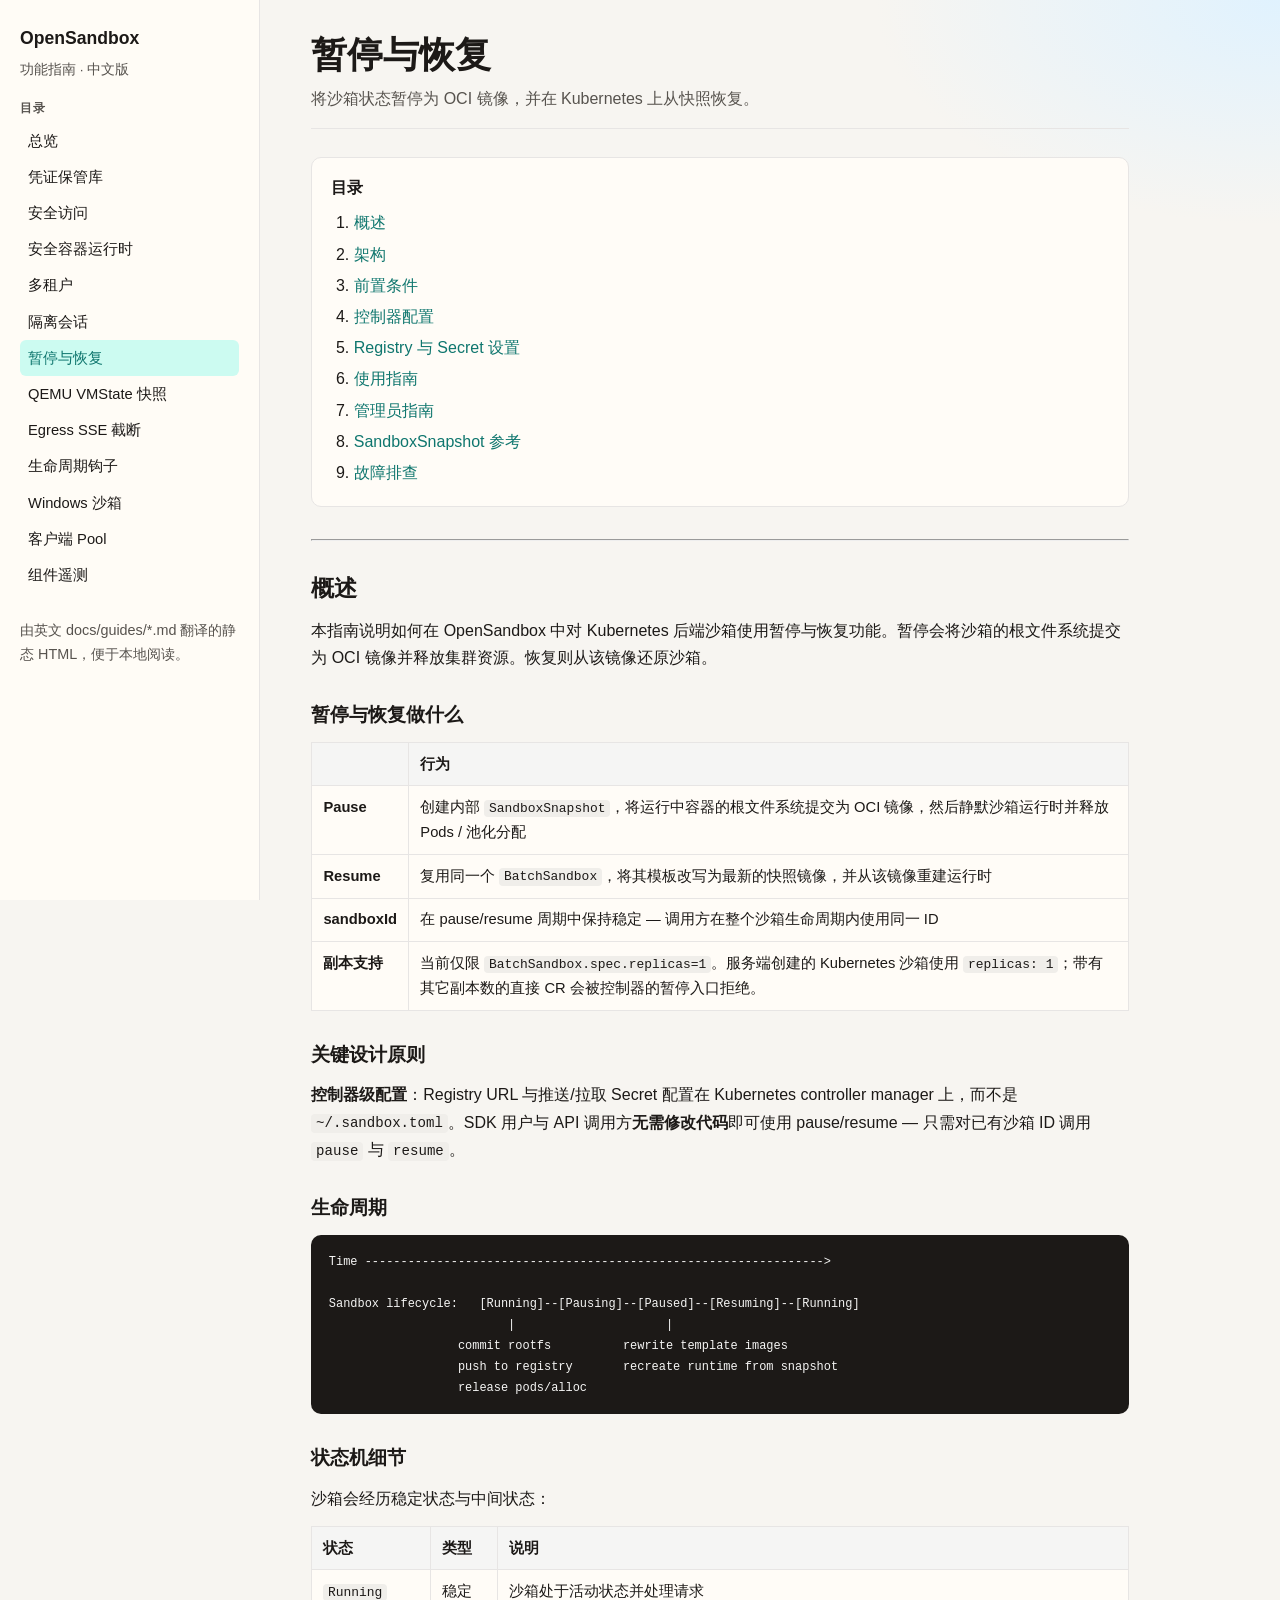
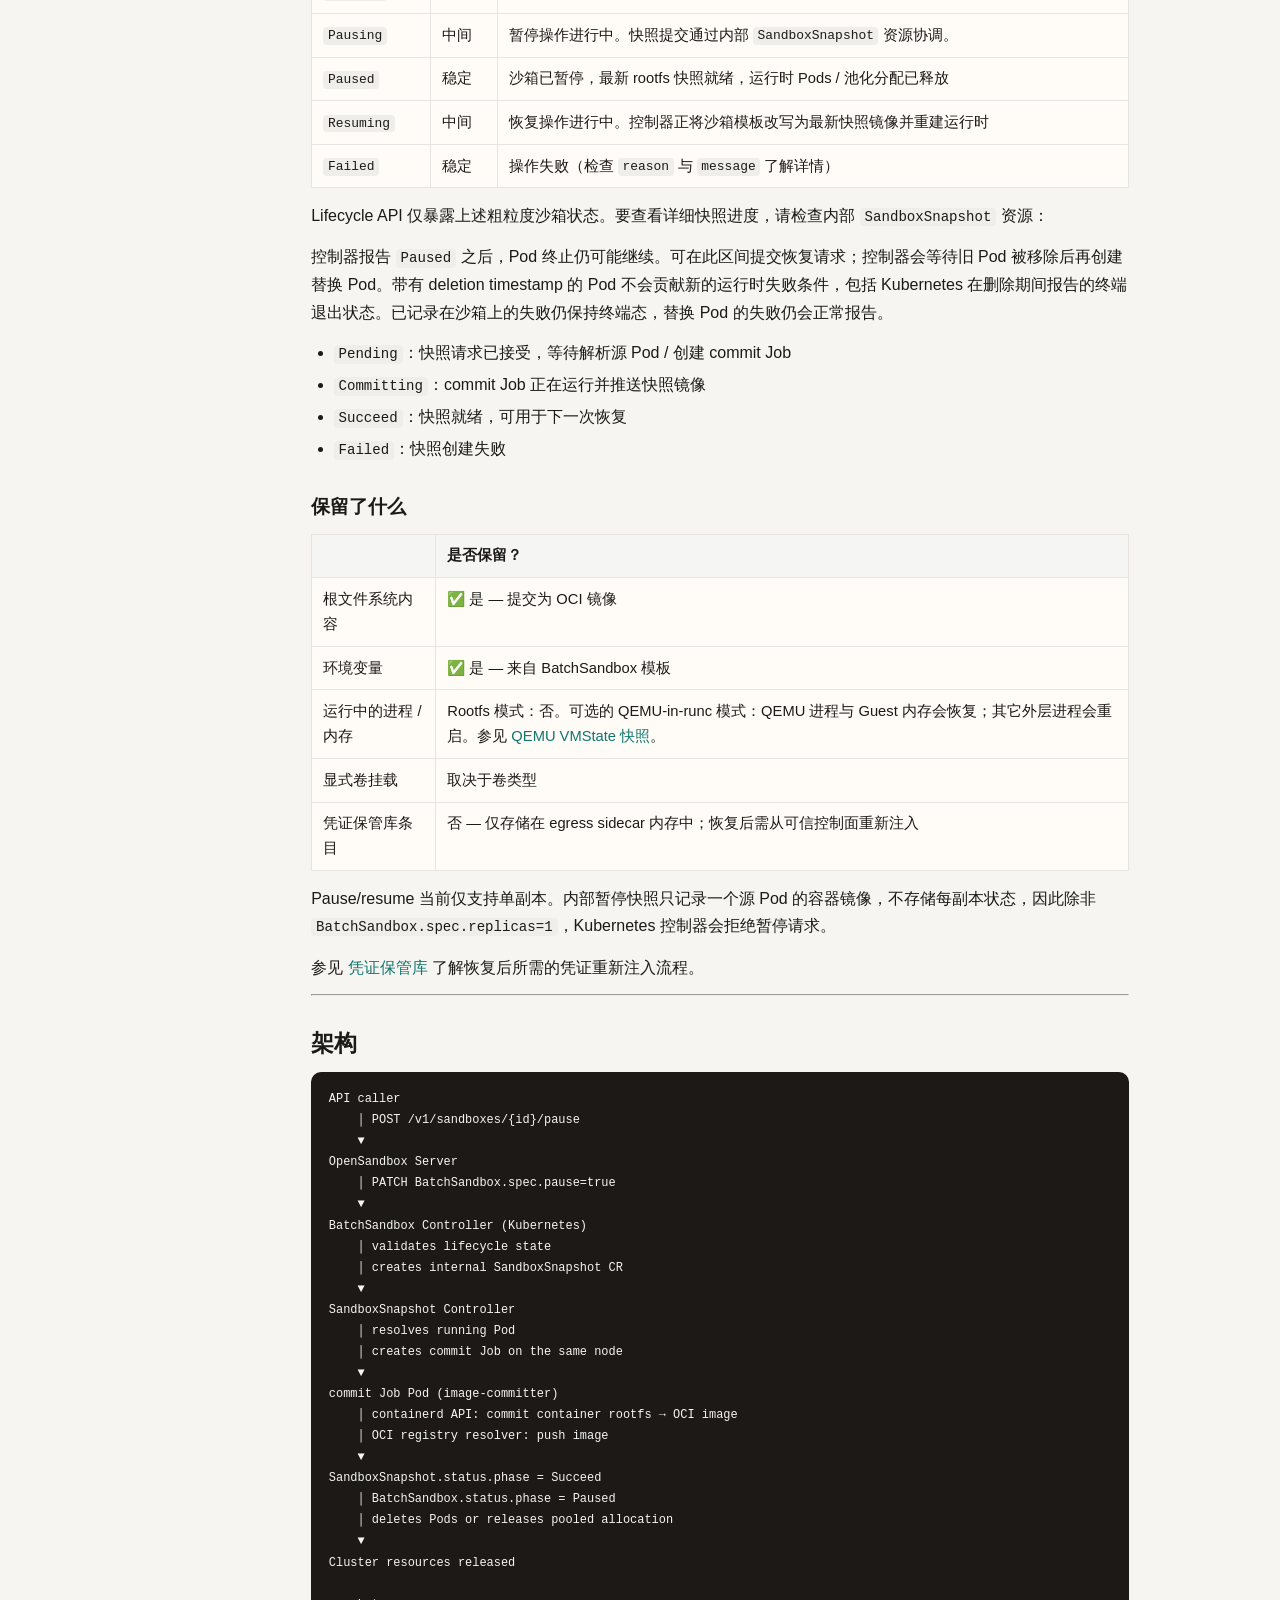
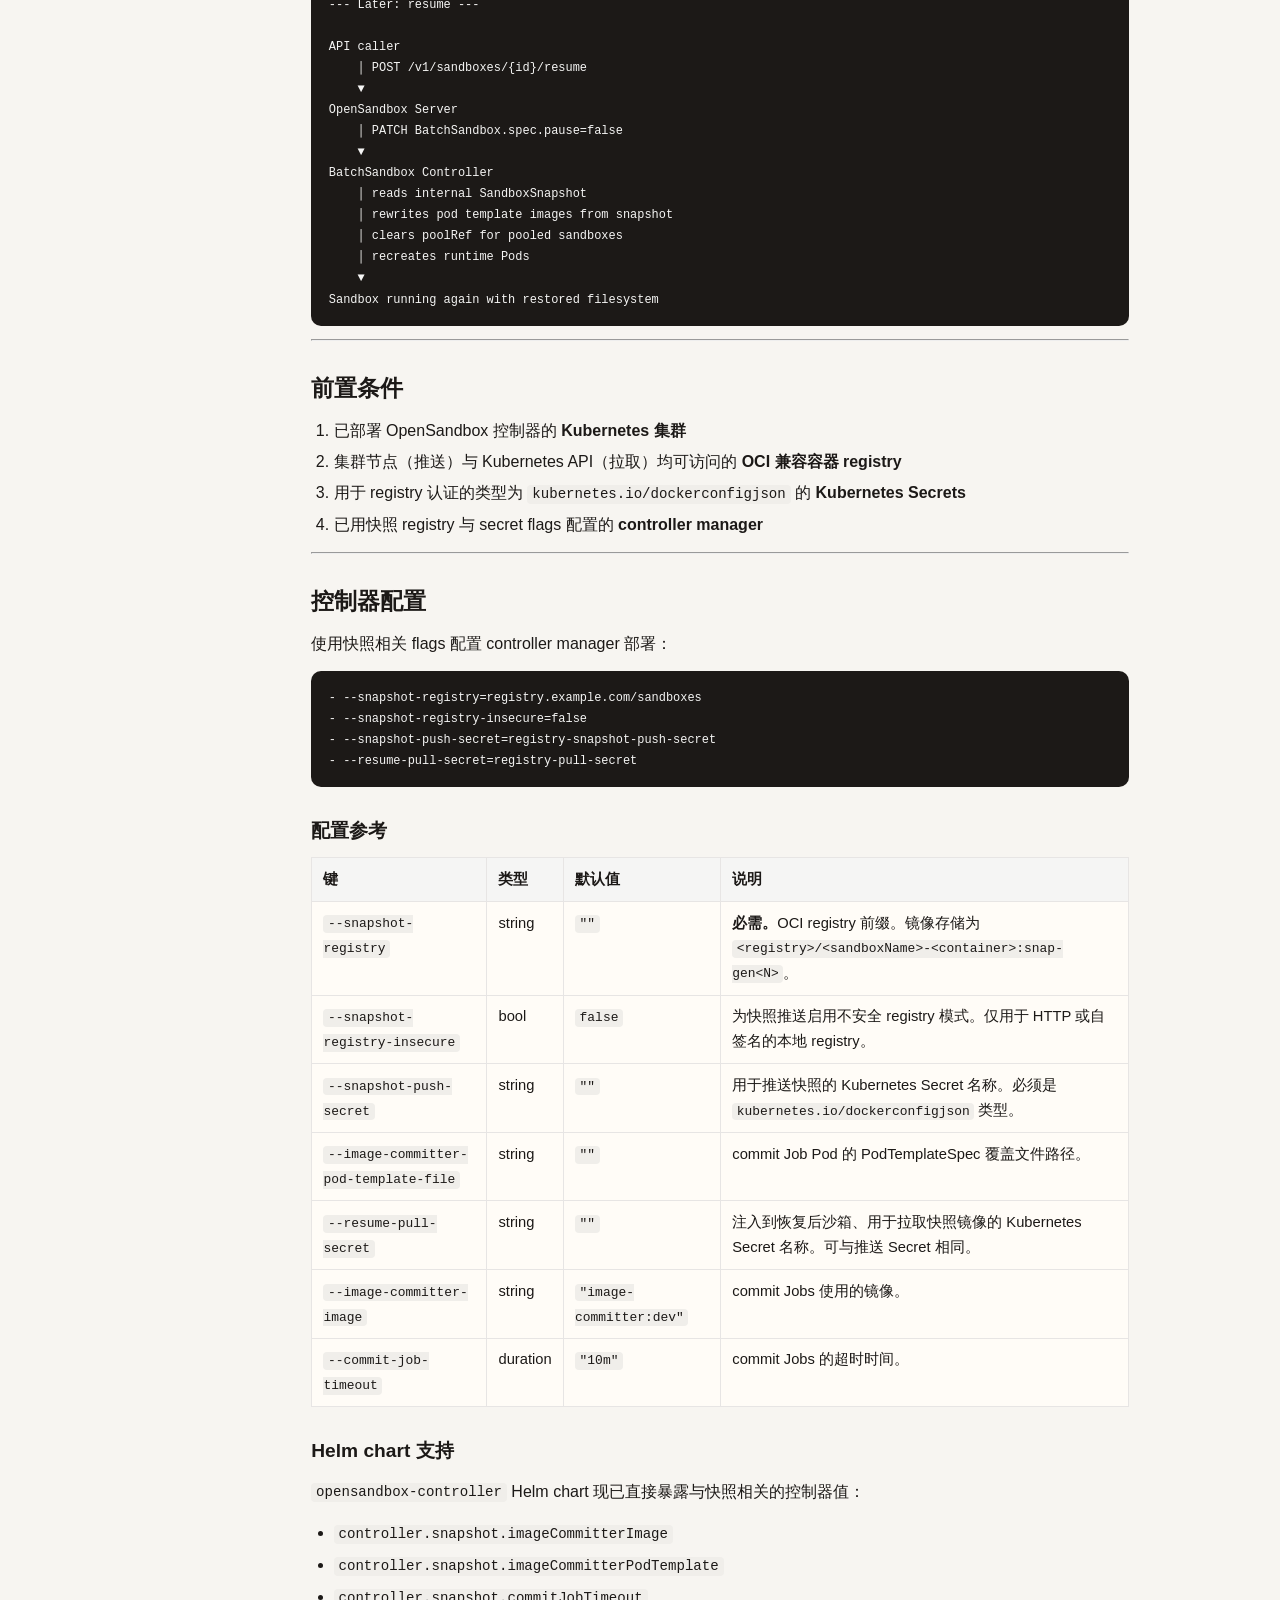
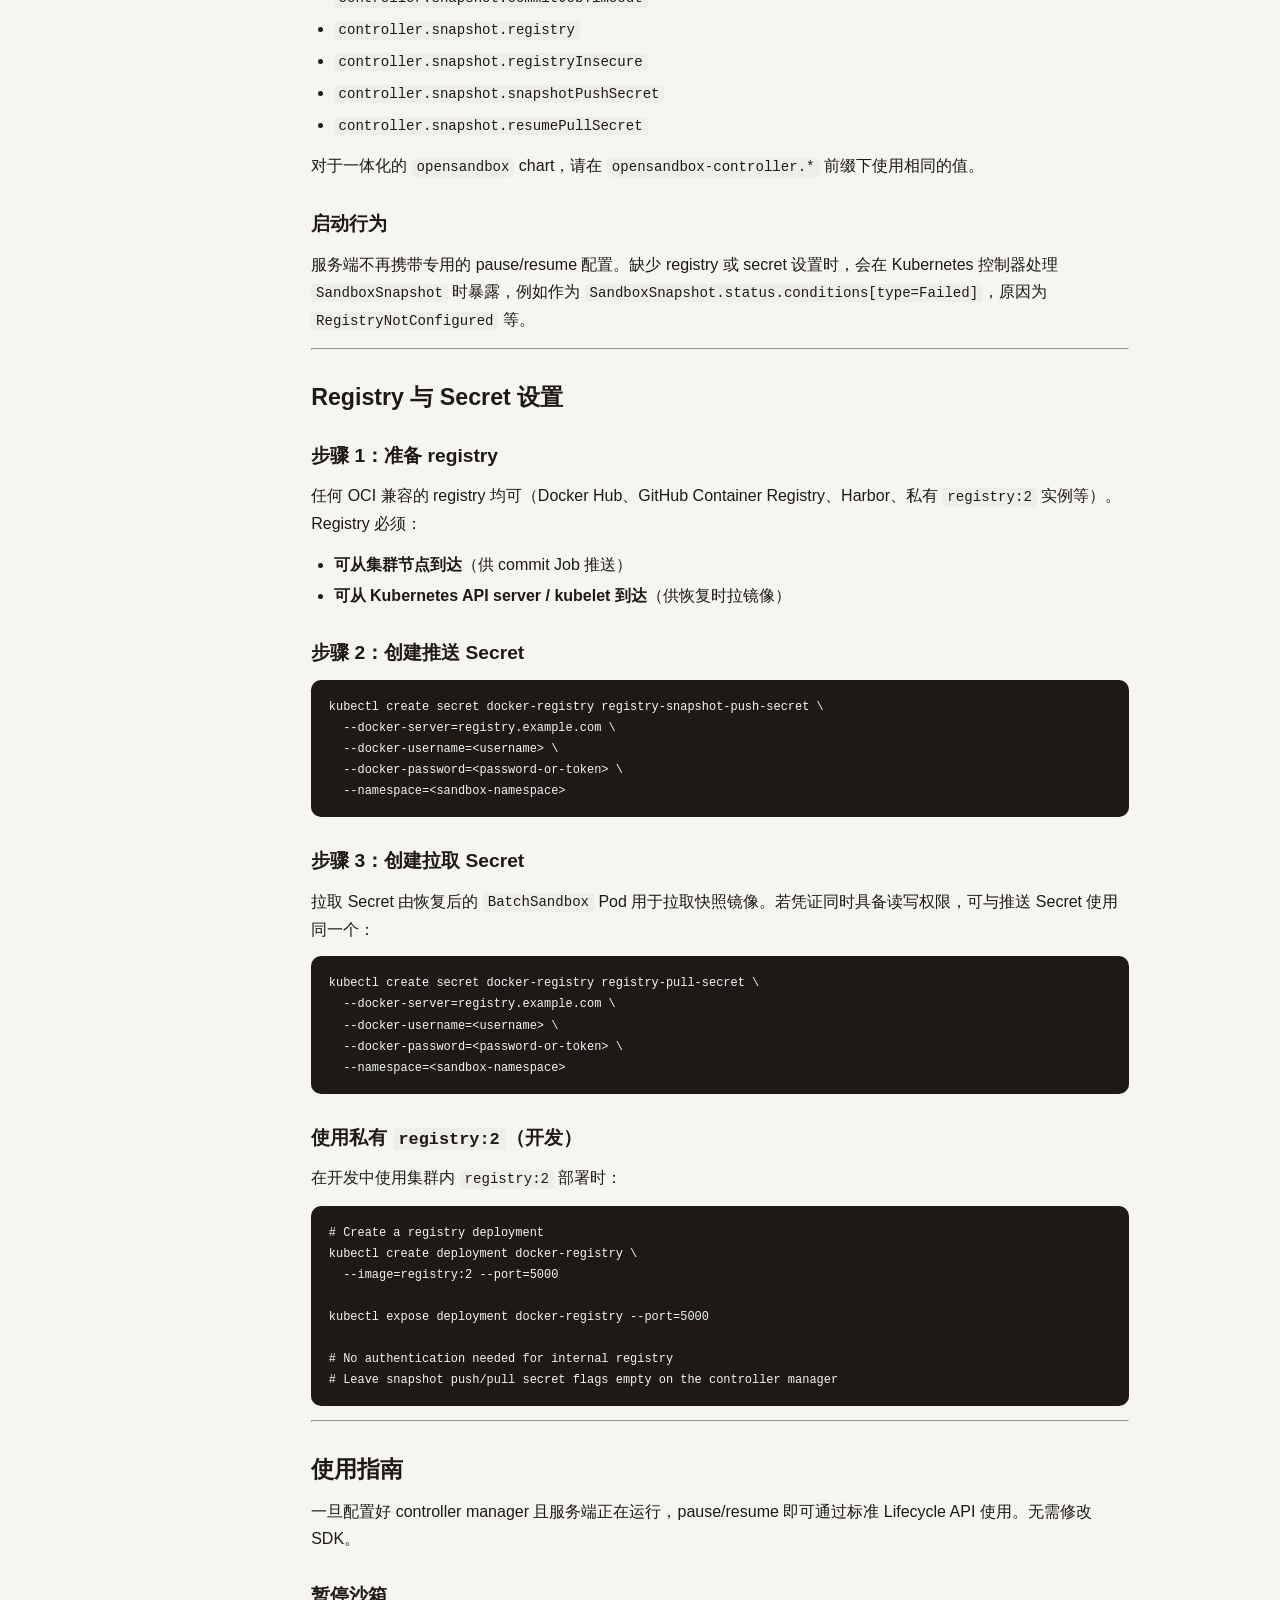
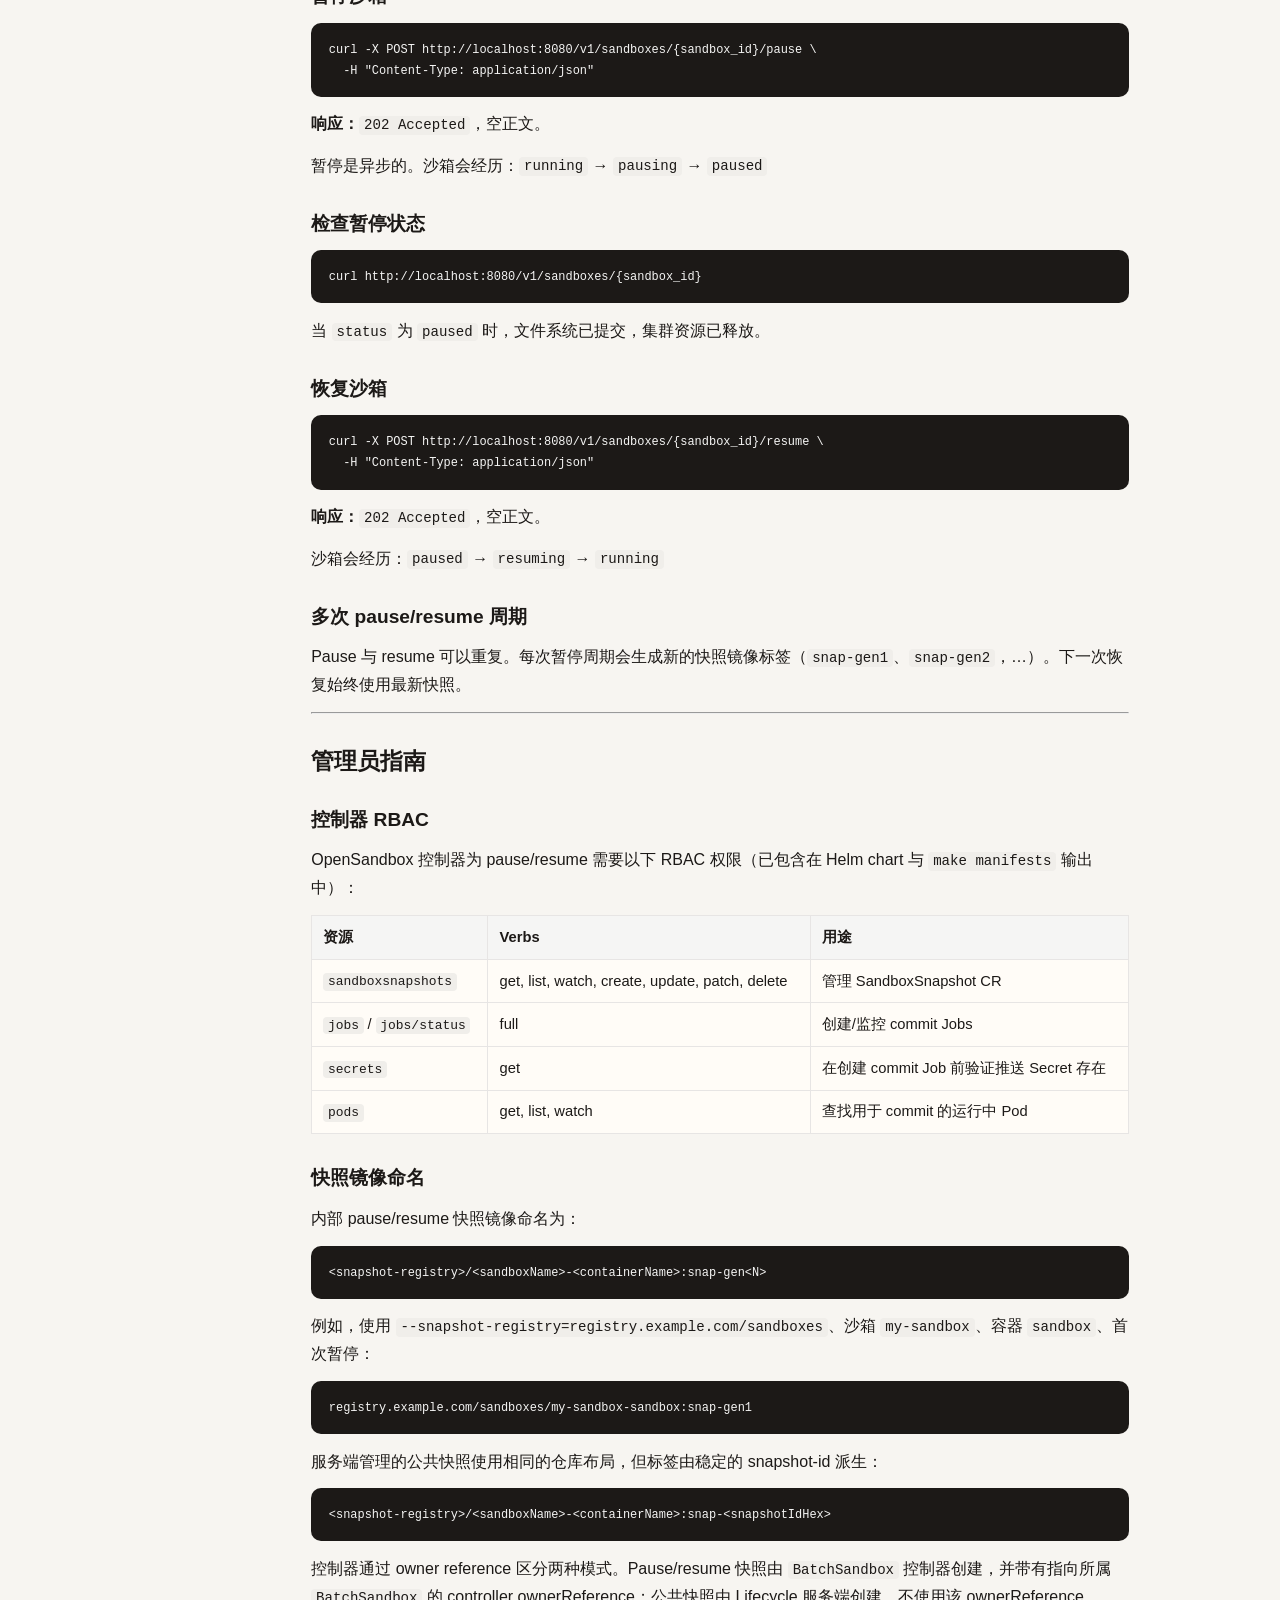
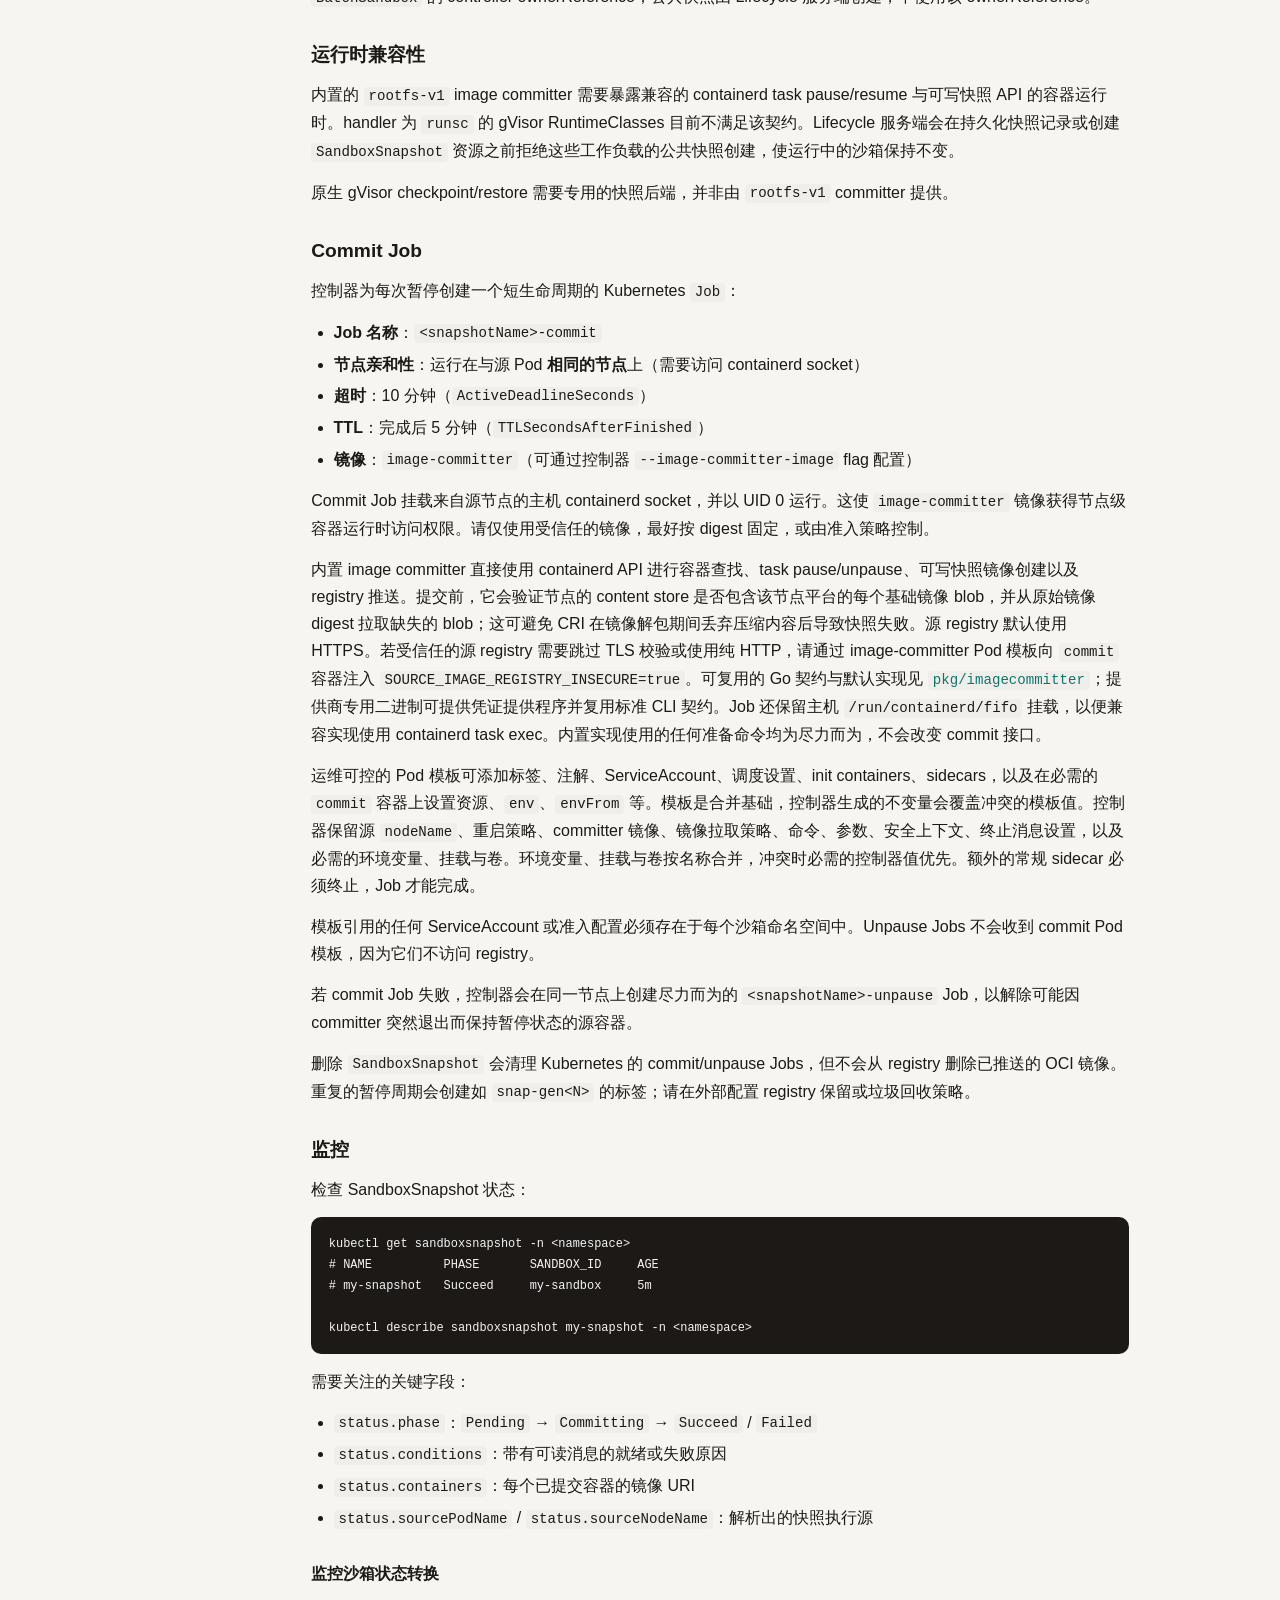
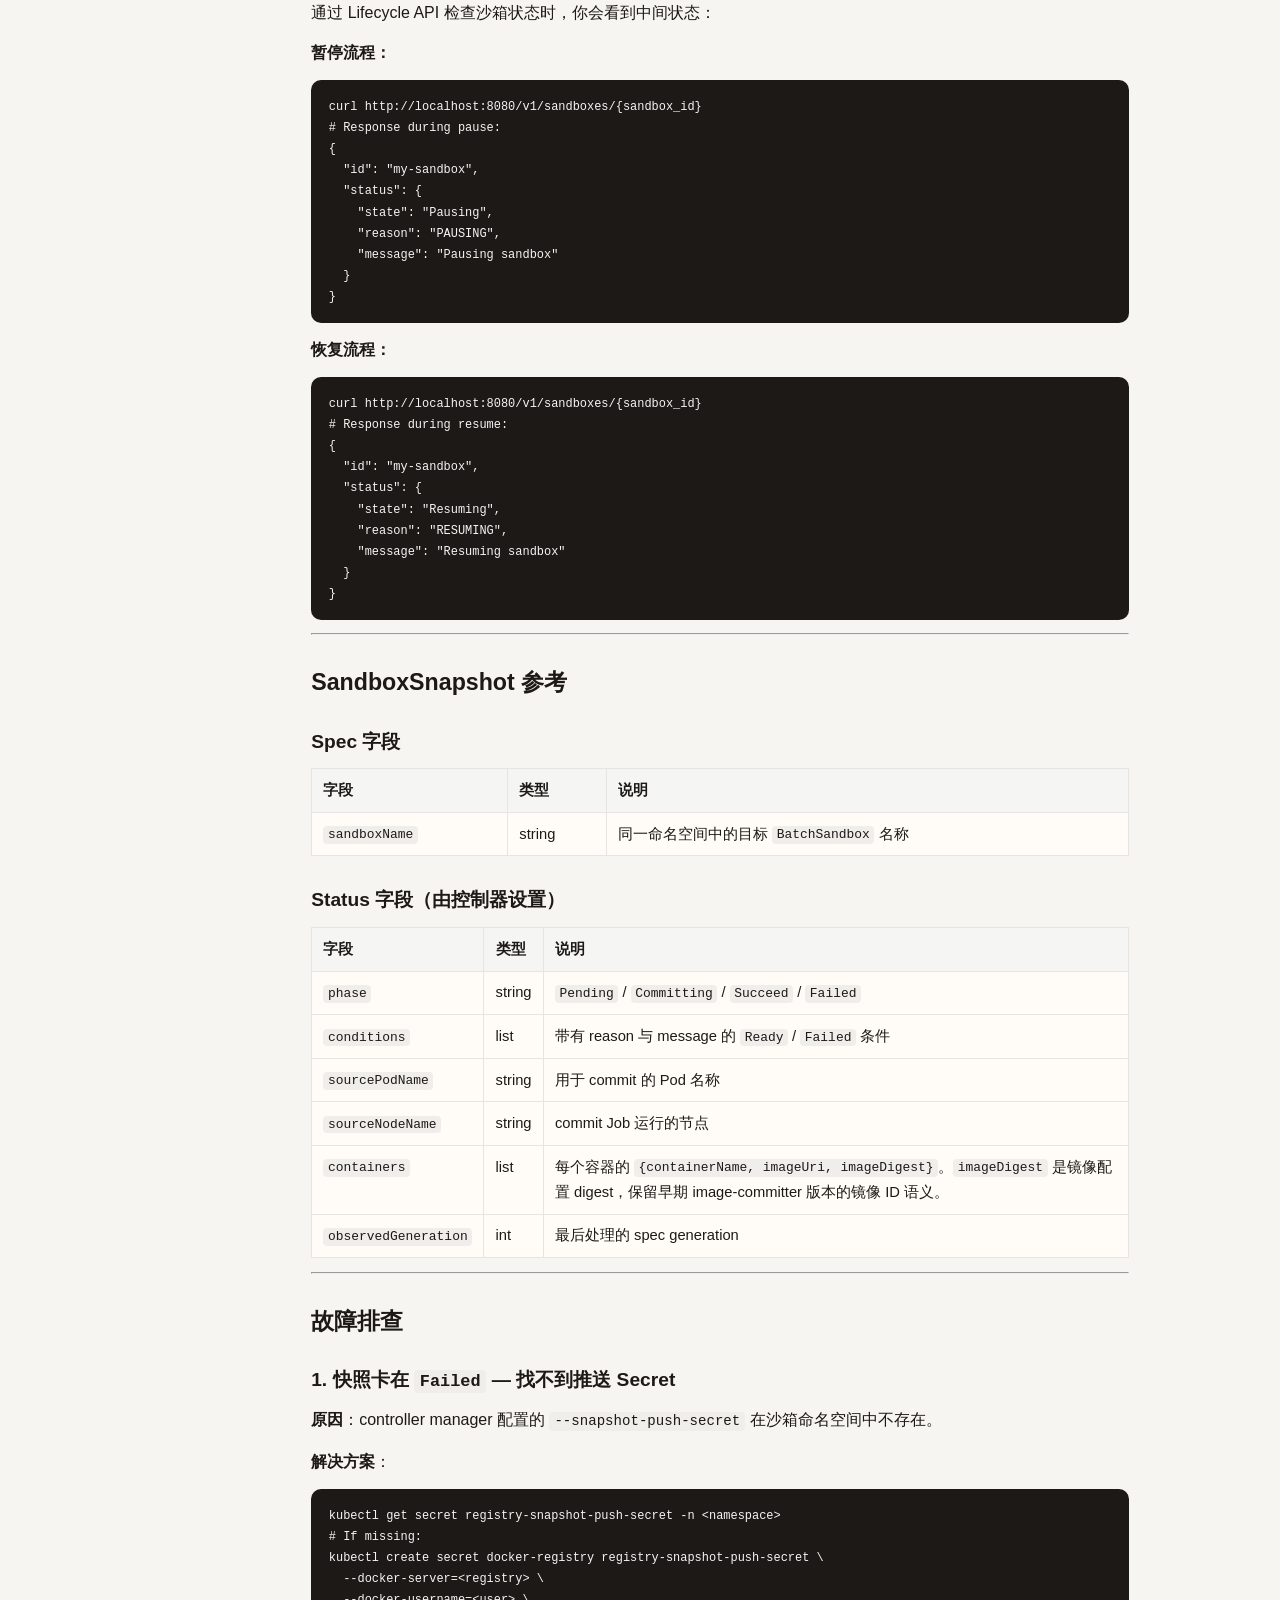
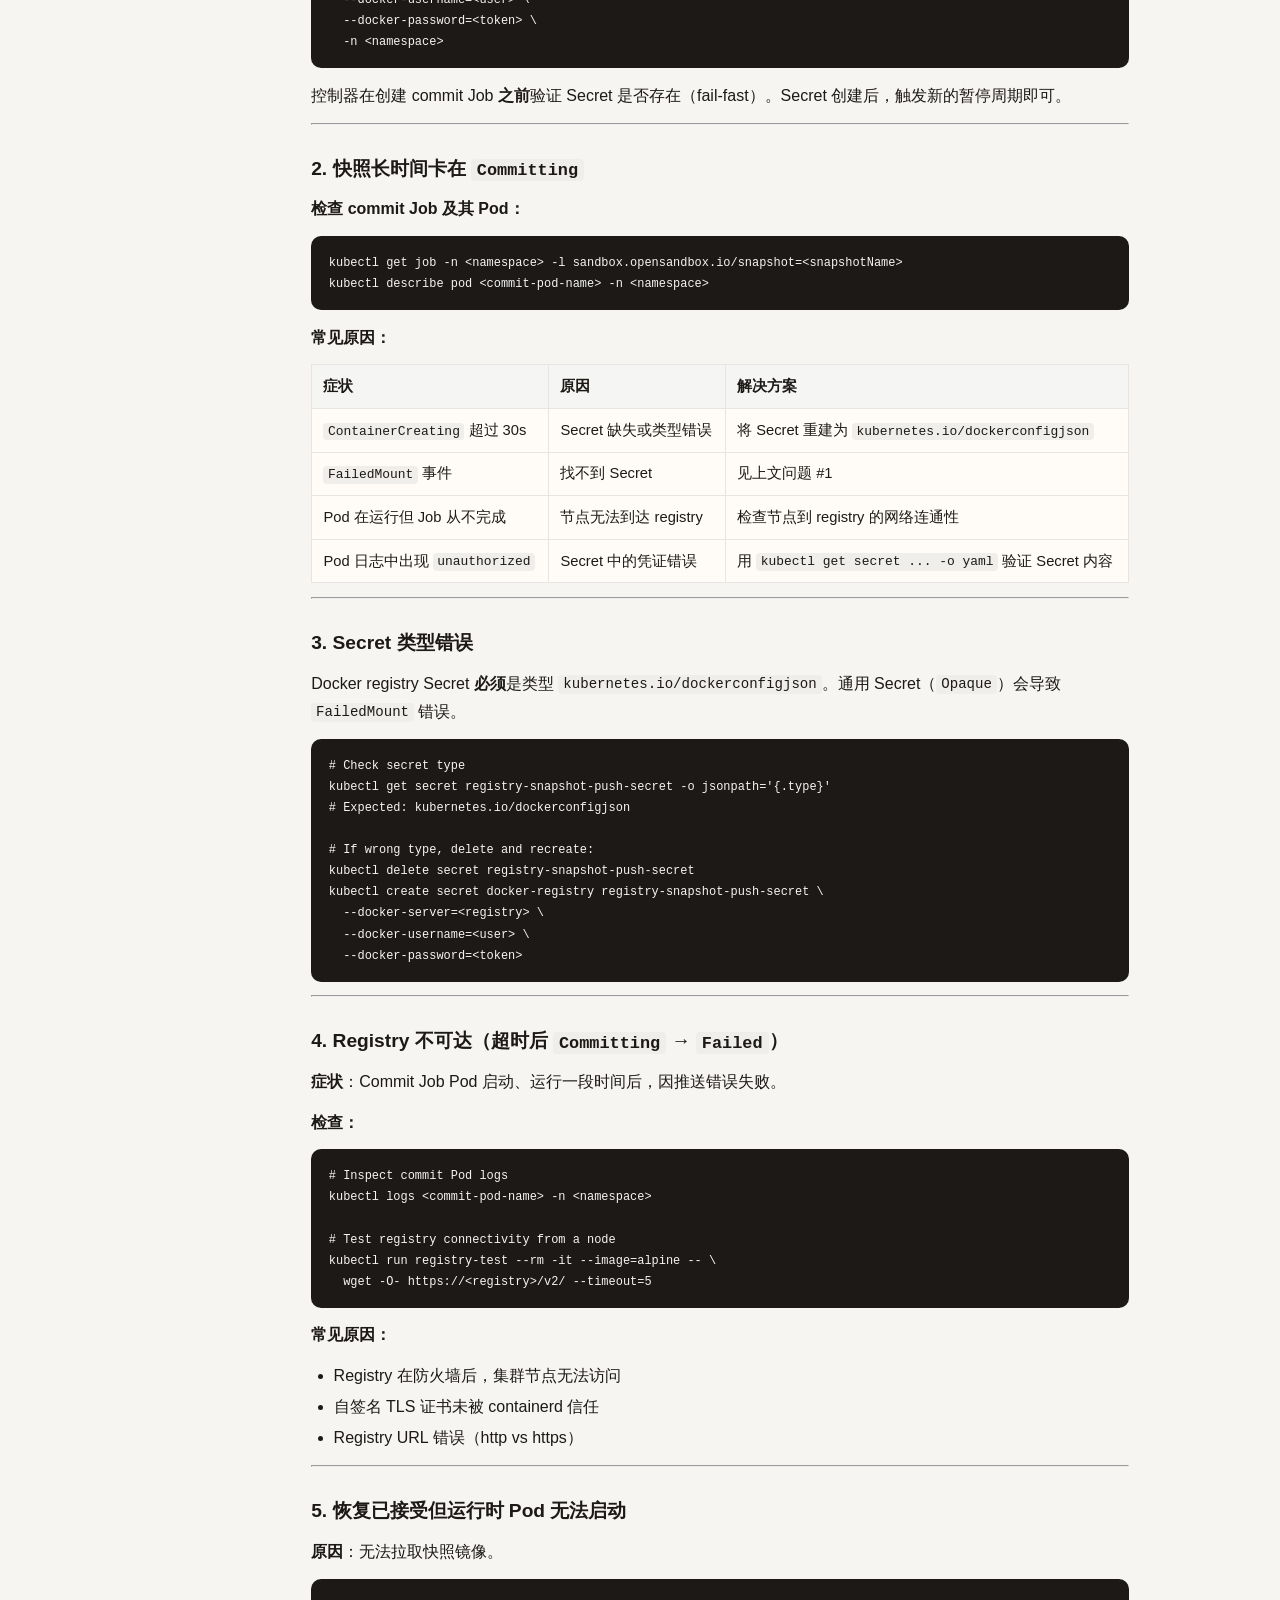
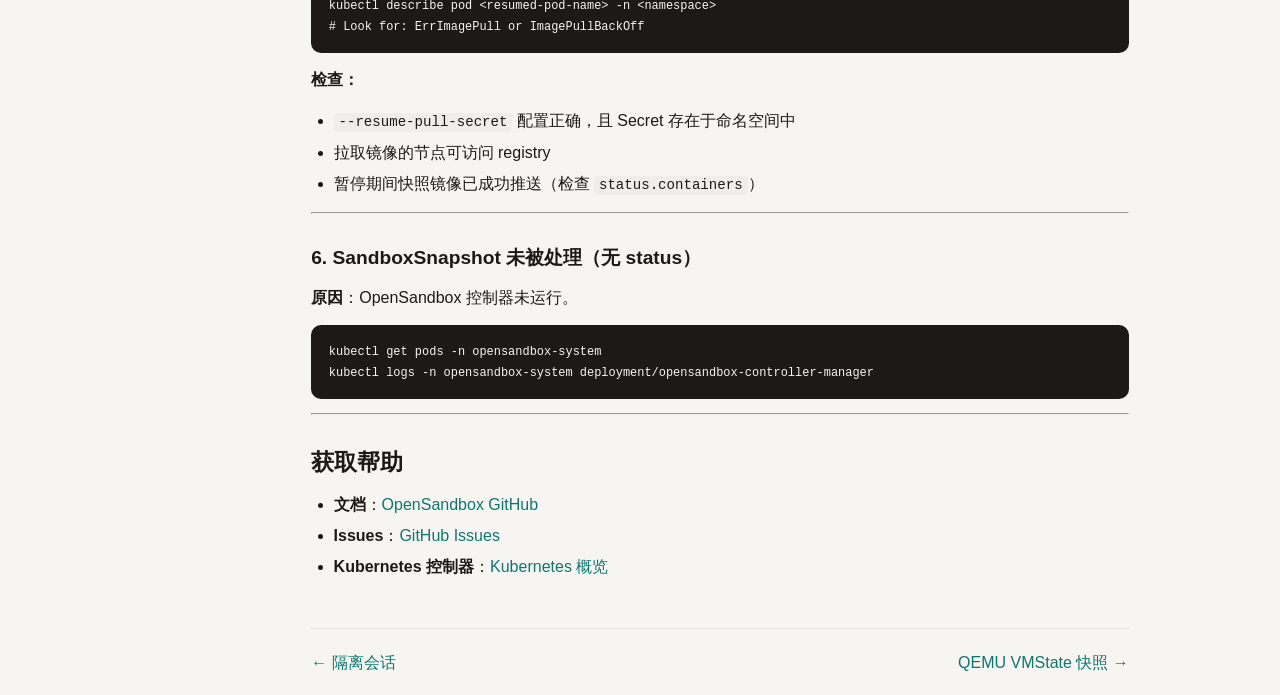
<file: docs/guides/zh/pause-resume.html>
<!DOCTYPE html>
<html lang="zh-CN">
<head>
  <meta charset="UTF-8" />
  <meta name="viewport" content="width=device-width, initial-scale=1" />
  <title>暂停与恢复 · OpenSandbox 指南（中文）</title>
  <meta name="description" content="将沙箱状态暂停为 OCI 镜像，并在 Kubernetes 上从快照恢复。" />
  <link rel="stylesheet" href="guides-zh.css" />
</head>
<body>
  <div class="layout">
    <aside class="sidebar">
      <a class="brand" href="index.html">OpenSandbox</a>
      <div class="brand-sub">功能指南 · 中文版</div>
      <h2>目录</h2>
      <nav>
      <a href="index.html">总览</a>
      <a href="credential-vault.html">凭证保管库</a>
      <a href="secure-access.html">安全访问</a>
      <a href="secure-container.html">安全容器运行时</a>
      <a href="multi-tenancy.html">多租户</a>
      <a href="isolation-sessions.html">隔离会话</a>
      <a href="pause-resume.html" class="active">暂停与恢复</a>
      <a href="qemu-vmstate-snapshots.html">QEMU VMState 快照</a>
      <a href="egress-sse-truncation.html">Egress SSE 截断</a>
      <a href="lifecycle-hooks.html">生命周期钩子</a>
      <a href="windows-sandbox.html">Windows 沙箱</a>
      <a href="client-pool.html">客户端 Pool</a>
      <a href="component-telemetry.html">组件遥测</a>
      </nav>
      <p class="note" style="margin-top:1.5rem">由英文 docs/guides/*.md 翻译的静态 HTML，便于本地阅读。</p>
    </aside>
    <main class="content">
      <header class="page-head">
        <h1>暂停与恢复</h1>
        <p class="desc">将沙箱状态暂停为 OCI 镜像，并在 Kubernetes 上从快照恢复。</p>
      </header>

      <nav class="toc">
        <strong>目录</strong>
        <ol>
          <li><a href="#overview">概述</a></li>
          <li><a href="#architecture">架构</a></li>
          <li><a href="#prerequisites">前置条件</a></li>
          <li><a href="#controller-configuration">控制器配置</a></li>
          <li><a href="#registry-and-secret-setup">Registry 与 Secret 设置</a></li>
          <li><a href="#usage-guide">使用指南</a></li>
          <li><a href="#administrator-guide">管理员指南</a></li>
          <li><a href="#sandboxsnapshot-reference">SandboxSnapshot 参考</a></li>
          <li><a href="#troubleshooting">故障排查</a></li>
        </ol>
      </nav>

      <hr />

      <h2 id="overview">概述</h2>
      <p>本指南说明如何在 OpenSandbox 中对 Kubernetes 后端沙箱使用暂停与恢复功能。暂停会将沙箱的根文件系统提交为 OCI 镜像并释放集群资源。恢复则从该镜像还原沙箱。</p>

      <h3 id="what-pause-and-resume-does">暂停与恢复做什么</h3>
      <table>
        <thead>
          <tr><th></th><th>行为</th></tr>
        </thead>
        <tbody>
          <tr>
            <td><strong>Pause</strong></td>
            <td>创建内部 <code>SandboxSnapshot</code>，将运行中容器的根文件系统提交为 OCI 镜像，然后静默沙箱运行时并释放 Pods / 池化分配</td>
          </tr>
          <tr>
            <td><strong>Resume</strong></td>
            <td>复用同一个 <code>BatchSandbox</code>，将其模板改写为最新的快照镜像，并从该镜像重建运行时</td>
          </tr>
          <tr>
            <td><strong>sandboxId</strong></td>
            <td>在 pause/resume 周期中保持稳定 — 调用方在整个沙箱生命周期内使用同一 ID</td>
          </tr>
          <tr>
            <td><strong>副本支持</strong></td>
            <td>当前仅限 <code>BatchSandbox.spec.replicas=1</code>。服务端创建的 Kubernetes 沙箱使用 <code>replicas: 1</code>；带有其它副本数的直接 CR 会被控制器的暂停入口拒绝。</td>
          </tr>
        </tbody>
      </table>

      <h3 id="key-design-principle">关键设计原则</h3>
      <p><strong>控制器级配置</strong>：Registry URL 与推送/拉取 Secret 配置在 Kubernetes controller manager 上，而不是 <code>~/.sandbox.toml</code>。SDK 用户与 API 调用方<strong>无需修改代码</strong>即可使用 pause/resume — 只需对已有沙箱 ID 调用 <code>pause</code> 与 <code>resume</code>。</p>

      <h3 id="lifecycle">生命周期</h3>
      <pre><code class="language-text">Time ----------------------------------------------------------------&gt;

Sandbox lifecycle:   [Running]--[Pausing]--[Paused]--[Resuming]--[Running]
                         |                     |
                  commit rootfs          rewrite template images
                  push to registry       recreate runtime from snapshot
                  release pods/alloc</code></pre>

      <h3 id="state-machine-details">状态机细节</h3>
      <p>沙箱会经历稳定状态与中间状态：</p>
      <table>
        <thead>
          <tr><th>状态</th><th>类型</th><th>说明</th></tr>
        </thead>
        <tbody>
          <tr><td><code>Running</code></td><td>稳定</td><td>沙箱处于活动状态并处理请求</td></tr>
          <tr><td><code>Pausing</code></td><td>中间</td><td>暂停操作进行中。快照提交通过内部 <code>SandboxSnapshot</code> 资源协调。</td></tr>
          <tr><td><code>Paused</code></td><td>稳定</td><td>沙箱已暂停，最新 rootfs 快照就绪，运行时 Pods / 池化分配已释放</td></tr>
          <tr><td><code>Resuming</code></td><td>中间</td><td>恢复操作进行中。控制器正将沙箱模板改写为最新快照镜像并重建运行时</td></tr>
          <tr><td><code>Failed</code></td><td>稳定</td><td>操作失败（检查 <code>reason</code> 与 <code>message</code> 了解详情）</td></tr>
        </tbody>
      </table>
      <p>Lifecycle API 仅暴露上述粗粒度沙箱状态。要查看详细快照进度，请检查内部 <code>SandboxSnapshot</code> 资源：</p>
      <p>控制器报告 <code>Paused</code> 之后，Pod 终止仍可能继续。可在此区间提交恢复请求；控制器会等待旧 Pod 被移除后再创建替换 Pod。带有 deletion timestamp 的 Pod 不会贡献新的运行时失败条件，包括 Kubernetes 在删除期间报告的终端退出状态。已记录在沙箱上的失败仍保持终端态，替换 Pod 的失败仍会正常报告。</p>
      <ul>
        <li><code>Pending</code>：快照请求已接受，等待解析源 Pod / 创建 commit Job</li>
        <li><code>Committing</code>：commit Job 正在运行并推送快照镜像</li>
        <li><code>Succeed</code>：快照就绪，可用于下一次恢复</li>
        <li><code>Failed</code>：快照创建失败</li>
      </ul>

      <h3 id="what-is-preserved">保留了什么</h3>
      <table>
        <thead>
          <tr><th></th><th>是否保留？</th></tr>
        </thead>
        <tbody>
          <tr><td>根文件系统内容</td><td>✅ 是 — 提交为 OCI 镜像</td></tr>
          <tr><td>环境变量</td><td>✅ 是 — 来自 BatchSandbox 模板</td></tr>
          <tr><td>运行中的进程 / 内存</td><td>Rootfs 模式：否。可选的 QEMU-in-runc 模式：QEMU 进程与 Guest 内存会恢复；其它外层进程会重启。参见 <a href="qemu-vmstate-snapshots.html">QEMU VMState 快照</a>。</td></tr>
          <tr><td>显式卷挂载</td><td>取决于卷类型</td></tr>
          <tr><td>凭证保管库条目</td><td>否 — 仅存储在 egress sidecar 内存中；恢复后需从可信控制面重新注入</td></tr>
        </tbody>
      </table>
      <p>Pause/resume 当前仅支持单副本。内部暂停快照只记录一个源 Pod 的容器镜像，不存储每副本状态，因此除非 <code>BatchSandbox.spec.replicas=1</code>，Kubernetes 控制器会拒绝暂停请求。</p>
      <p>参见 <a href="credential-vault.html#persistence-across-pause-and-resume">凭证保管库</a> 了解恢复后所需的凭证重新注入流程。</p>

      <hr />

      <h2 id="architecture">架构</h2>
      <pre><code>API caller
    │ POST /v1/sandboxes/{id}/pause
    ▼
OpenSandbox Server
    │ PATCH BatchSandbox.spec.pause=true
    ▼
BatchSandbox Controller (Kubernetes)
    │ validates lifecycle state
    │ creates internal SandboxSnapshot CR
    ▼
SandboxSnapshot Controller
    │ resolves running Pod
    │ creates commit Job on the same node
    ▼
commit Job Pod (image-committer)
    │ containerd API: commit container rootfs → OCI image
    │ OCI registry resolver: push image
    ▼
SandboxSnapshot.status.phase = Succeed
    │ BatchSandbox.status.phase = Paused
    │ deletes Pods or releases pooled allocation
    ▼
Cluster resources released

--- Later: resume ---

API caller
    │ POST /v1/sandboxes/{id}/resume
    ▼
OpenSandbox Server
    │ PATCH BatchSandbox.spec.pause=false
    ▼
BatchSandbox Controller
    │ reads internal SandboxSnapshot
    │ rewrites pod template images from snapshot
    │ clears poolRef for pooled sandboxes
    │ recreates runtime Pods
    ▼
Sandbox running again with restored filesystem</code></pre>

      <hr />

      <h2 id="prerequisites">前置条件</h2>
      <ol>
        <li>已部署 OpenSandbox 控制器的 <strong>Kubernetes 集群</strong></li>
        <li>集群节点（推送）与 Kubernetes API（拉取）均可访问的 <strong>OCI 兼容容器 registry</strong></li>
        <li>用于 registry 认证的类型为 <code>kubernetes.io/dockerconfigjson</code> 的 <strong>Kubernetes Secrets</strong></li>
        <li>已用快照 registry 与 secret flags 配置的 <strong>controller manager</strong></li>
      </ol>

      <hr />

      <h2 id="controller-configuration">控制器配置</h2>
      <p>使用快照相关 flags 配置 controller manager 部署：</p>
      <pre><code class="language-yaml">- --snapshot-registry=registry.example.com/sandboxes
- --snapshot-registry-insecure=false
- --snapshot-push-secret=registry-snapshot-push-secret
- --resume-pull-secret=registry-pull-secret</code></pre>

      <h3 id="configuration-reference">配置参考</h3>
      <table>
        <thead>
          <tr><th>键</th><th>类型</th><th>默认值</th><th>说明</th></tr>
        </thead>
        <tbody>
          <tr><td><code>--snapshot-registry</code></td><td>string</td><td><code>""</code></td><td><strong>必需。</strong>OCI registry 前缀。镜像存储为 <code>&lt;registry&gt;/&lt;sandboxName&gt;-&lt;container&gt;:snap-gen&lt;N&gt;</code>。</td></tr>
          <tr><td><code>--snapshot-registry-insecure</code></td><td>bool</td><td><code>false</code></td><td>为快照推送启用不安全 registry 模式。仅用于 HTTP 或自签名的本地 registry。</td></tr>
          <tr><td><code>--snapshot-push-secret</code></td><td>string</td><td><code>""</code></td><td>用于推送快照的 Kubernetes Secret 名称。必须是 <code>kubernetes.io/dockerconfigjson</code> 类型。</td></tr>
          <tr><td><code>--image-committer-pod-template-file</code></td><td>string</td><td><code>""</code></td><td>commit Job Pod 的 PodTemplateSpec 覆盖文件路径。</td></tr>
          <tr><td><code>--resume-pull-secret</code></td><td>string</td><td><code>""</code></td><td>注入到恢复后沙箱、用于拉取快照镜像的 Kubernetes Secret 名称。可与推送 Secret 相同。</td></tr>
          <tr><td><code>--image-committer-image</code></td><td>string</td><td><code>"image-committer:dev"</code></td><td>commit Jobs 使用的镜像。</td></tr>
          <tr><td><code>--commit-job-timeout</code></td><td>duration</td><td><code>"10m"</code></td><td>commit Jobs 的超时时间。</td></tr>
        </tbody>
      </table>

      <h3 id="helm-chart-support">Helm chart 支持</h3>
      <p><code>opensandbox-controller</code> Helm chart 现已直接暴露与快照相关的控制器值：</p>
      <ul>
        <li><code>controller.snapshot.imageCommitterImage</code></li>
        <li><code>controller.snapshot.imageCommitterPodTemplate</code></li>
        <li><code>controller.snapshot.commitJobTimeout</code></li>
        <li><code>controller.snapshot.registry</code></li>
        <li><code>controller.snapshot.registryInsecure</code></li>
        <li><code>controller.snapshot.snapshotPushSecret</code></li>
        <li><code>controller.snapshot.resumePullSecret</code></li>
      </ul>
      <p>对于一体化的 <code>opensandbox</code> chart，请在 <code>opensandbox-controller.*</code> 前缀下使用相同的值。</p>

      <h3 id="startup-behavior">启动行为</h3>
      <p>服务端不再携带专用的 pause/resume 配置。缺少 registry 或 secret 设置时，会在 Kubernetes 控制器处理 <code>SandboxSnapshot</code> 时暴露，例如作为 <code>SandboxSnapshot.status.conditions[type=Failed]</code>，原因为 <code>RegistryNotConfigured</code> 等。</p>

      <hr />

      <h2 id="registry-and-secret-setup">Registry 与 Secret 设置</h2>

      <h3 id="step-1-prepare-your-registry">步骤 1：准备 registry</h3>
      <p>任何 OCI 兼容的 registry 均可（Docker Hub、GitHub Container Registry、Harbor、私有 <code>registry:2</code> 实例等）。Registry 必须：</p>
      <ul>
        <li><strong>可从集群节点到达</strong>（供 commit Job 推送）</li>
        <li><strong>可从 Kubernetes API server / kubelet 到达</strong>（供恢复时拉镜像）</li>
      </ul>

      <h3 id="step-2-create-the-push-secret">步骤 2：创建推送 Secret</h3>
      <pre><code class="language-bash">kubectl create secret docker-registry registry-snapshot-push-secret \
  --docker-server=registry.example.com \
  --docker-username=&lt;username&gt; \
  --docker-password=&lt;password-or-token&gt; \
  --namespace=&lt;sandbox-namespace&gt;</code></pre>

      <h3 id="step-3-create-the-pull-secret">步骤 3：创建拉取 Secret</h3>
      <p>拉取 Secret 由恢复后的 <code>BatchSandbox</code> Pod 用于拉取快照镜像。若凭证同时具备读写权限，可与推送 Secret 使用同一个：</p>
      <pre><code class="language-bash">kubectl create secret docker-registry registry-pull-secret \
  --docker-server=registry.example.com \
  --docker-username=&lt;username&gt; \
  --docker-password=&lt;password-or-token&gt; \
  --namespace=&lt;sandbox-namespace&gt;</code></pre>

      <h3 id="using-a-private-registry2-development">使用私有 <code>registry:2</code>（开发）</h3>
      <p>在开发中使用集群内 <code>registry:2</code> 部署时：</p>
      <pre><code class="language-bash"># Create a registry deployment
kubectl create deployment docker-registry \
  --image=registry:2 --port=5000

kubectl expose deployment docker-registry --port=5000

# No authentication needed for internal registry
# Leave snapshot push/pull secret flags empty on the controller manager</code></pre>

      <hr />

      <h2 id="usage-guide">使用指南</h2>
      <p>一旦配置好 controller manager 且服务端正在运行，pause/resume 即可通过标准 Lifecycle API 使用。无需修改 SDK。</p>

      <h3 id="pause-a-sandbox">暂停沙箱</h3>
      <pre><code class="language-bash">curl -X POST http://localhost:8080/v1/sandboxes/{sandbox_id}/pause \
  -H "Content-Type: application/json"</code></pre>
      <p><strong>响应：</strong><code>202 Accepted</code>，空正文。</p>
      <p>暂停是异步的。沙箱会经历：<code>running</code> → <code>pausing</code> → <code>paused</code></p>

      <h3 id="check-pause-status">检查暂停状态</h3>
      <pre><code class="language-bash">curl http://localhost:8080/v1/sandboxes/{sandbox_id}</code></pre>
      <p>当 <code>status</code> 为 <code>paused</code> 时，文件系统已提交，集群资源已释放。</p>

      <h3 id="resume-a-sandbox">恢复沙箱</h3>
      <pre><code class="language-bash">curl -X POST http://localhost:8080/v1/sandboxes/{sandbox_id}/resume \
  -H "Content-Type: application/json"</code></pre>
      <p><strong>响应：</strong><code>202 Accepted</code>，空正文。</p>
      <p>沙箱会经历：<code>paused</code> → <code>resuming</code> → <code>running</code></p>

      <h3 id="multiple-pauseresume-cycles">多次 pause/resume 周期</h3>
      <p>Pause 与 resume 可以重复。每次暂停周期会生成新的快照镜像标签（<code>snap-gen1</code>、<code>snap-gen2</code>，…）。下一次恢复始终使用最新快照。</p>

      <hr />

      <h2 id="administrator-guide">管理员指南</h2>

      <h3 id="controller-rbac">控制器 RBAC</h3>
      <p>OpenSandbox 控制器为 pause/resume 需要以下 RBAC 权限（已包含在 Helm chart 与 <code>make manifests</code> 输出中）：</p>
      <table>
        <thead>
          <tr><th>资源</th><th>Verbs</th><th>用途</th></tr>
        </thead>
        <tbody>
          <tr><td><code>sandboxsnapshots</code></td><td>get, list, watch, create, update, patch, delete</td><td>管理 SandboxSnapshot CR</td></tr>
          <tr><td><code>jobs</code> / <code>jobs/status</code></td><td>full</td><td>创建/监控 commit Jobs</td></tr>
          <tr><td><code>secrets</code></td><td>get</td><td>在创建 commit Job 前验证推送 Secret 存在</td></tr>
          <tr><td><code>pods</code></td><td>get, list, watch</td><td>查找用于 commit 的运行中 Pod</td></tr>
        </tbody>
      </table>

      <h3 id="snapshot-image-naming">快照镜像命名</h3>
      <p>内部 pause/resume 快照镜像命名为：</p>
      <pre><code>&lt;snapshot-registry&gt;/&lt;sandboxName&gt;-&lt;containerName&gt;:snap-gen&lt;N&gt;</code></pre>
      <p>例如，使用 <code>--snapshot-registry=registry.example.com/sandboxes</code>、沙箱 <code>my-sandbox</code>、容器 <code>sandbox</code>、首次暂停：</p>
      <pre><code>registry.example.com/sandboxes/my-sandbox-sandbox:snap-gen1</code></pre>
      <p>服务端管理的公共快照使用相同的仓库布局，但标签由稳定的 snapshot-id 派生：</p>
      <pre><code>&lt;snapshot-registry&gt;/&lt;sandboxName&gt;-&lt;containerName&gt;:snap-&lt;snapshotIdHex&gt;</code></pre>
      <p>控制器通过 owner reference 区分两种模式。Pause/resume 快照由 <code>BatchSandbox</code> 控制器创建，并带有指向所属 <code>BatchSandbox</code> 的 controller ownerReference；公共快照由 Lifecycle 服务端创建，不使用该 ownerReference。</p>

      <h3 id="runtime-compatibility">运行时兼容性</h3>
      <p>内置的 <code>rootfs-v1</code> image committer 需要暴露兼容的 containerd task pause/resume 与可写快照 API 的容器运行时。handler 为 <code>runsc</code> 的 gVisor RuntimeClasses 目前不满足该契约。Lifecycle 服务端会在持久化快照记录或创建 <code>SandboxSnapshot</code> 资源之前拒绝这些工作负载的公共快照创建，使运行中的沙箱保持不变。</p>
      <p>原生 gVisor checkpoint/restore 需要专用的快照后端，并非由 <code>rootfs-v1</code> committer 提供。</p>

      <h3 id="commit-job">Commit Job</h3>
      <p>控制器为每次暂停创建一个短生命周期的 Kubernetes <code>Job</code>：</p>
      <ul>
        <li><strong>Job 名称</strong>：<code>&lt;snapshotName&gt;-commit</code></li>
        <li><strong>节点亲和性</strong>：运行在与源 Pod <strong>相同的节点</strong>上（需要访问 containerd socket）</li>
        <li><strong>超时</strong>：10 分钟（<code>ActiveDeadlineSeconds</code>）</li>
        <li><strong>TTL</strong>：完成后 5 分钟（<code>TTLSecondsAfterFinished</code>）</li>
        <li><strong>镜像</strong>：<code>image-committer</code>（可通过控制器 <code>--image-committer-image</code> flag 配置）</li>
      </ul>
      <p>Commit Job 挂载来自源节点的主机 containerd socket，并以 UID 0 运行。这使 <code>image-committer</code> 镜像获得节点级容器运行时访问权限。请仅使用受信任的镜像，最好按 digest 固定，或由准入策略控制。</p>
      <p>内置 image committer 直接使用 containerd API 进行容器查找、task pause/unpause、可写快照镜像创建以及 registry 推送。提交前，它会验证节点的 content store 是否包含该节点平台的每个基础镜像 blob，并从原始镜像 digest 拉取缺失的 blob；这可避免 CRI 在镜像解包期间丢弃压缩内容后导致快照失败。源 registry 默认使用 HTTPS。若受信任的源 registry 需要跳过 TLS 校验或使用纯 HTTP，请通过 image-committer Pod 模板向 <code>commit</code> 容器注入 <code>SOURCE_IMAGE_REGISTRY_INSECURE=true</code>。可复用的 Go 契约与默认实现见 <a href="https://github.com/opensandbox-group/OpenSandbox/tree/main/kubernetes/pkg/imagecommitter"><code>pkg/imagecommitter</code></a>；提供商专用二进制可提供凭证提供程序并复用标准 CLI 契约。Job 还保留主机 <code>/run/containerd/fifo</code> 挂载，以便兼容实现使用 containerd task exec。内置实现使用的任何准备命令均为尽力而为，不会改变 commit 接口。</p>
      <p>运维可控的 Pod 模板可添加标签、注解、ServiceAccount、调度设置、init containers、sidecars，以及在必需的 <code>commit</code> 容器上设置资源、<code>env</code>、<code>envFrom</code> 等。模板是合并基础，控制器生成的不变量会覆盖冲突的模板值。控制器保留源 <code>nodeName</code>、重启策略、committer 镜像、镜像拉取策略、命令、参数、安全上下文、终止消息设置，以及必需的环境变量、挂载与卷。环境变量、挂载与卷按名称合并，冲突时必需的控制器值优先。额外的常规 sidecar 必须终止，Job 才能完成。</p>
      <p>模板引用的任何 ServiceAccount 或准入配置必须存在于每个沙箱命名空间中。Unpause Jobs 不会收到 commit Pod 模板，因为它们不访问 registry。</p>
      <p>若 commit Job 失败，控制器会在同一节点上创建尽力而为的 <code>&lt;snapshotName&gt;-unpause</code> Job，以解除可能因 committer 突然退出而保持暂停状态的源容器。</p>
      <p>删除 <code>SandboxSnapshot</code> 会清理 Kubernetes 的 commit/unpause Jobs，但不会从 registry 删除已推送的 OCI 镜像。重复的暂停周期会创建如 <code>snap-gen&lt;N&gt;</code> 的标签；请在外部配置 registry 保留或垃圾回收策略。</p>

      <h3 id="monitoring">监控</h3>
      <p>检查 SandboxSnapshot 状态：</p>
      <pre><code class="language-bash">kubectl get sandboxsnapshot -n &lt;namespace&gt;
# NAME          PHASE       SANDBOX_ID     AGE
# my-snapshot   Succeed     my-sandbox     5m

kubectl describe sandboxsnapshot my-snapshot -n &lt;namespace&gt;</code></pre>
      <p>需要关注的关键字段：</p>
      <ul>
        <li><code>status.phase</code>：<code>Pending</code> → <code>Committing</code> → <code>Succeed</code> / <code>Failed</code></li>
        <li><code>status.conditions</code>：带有可读消息的就绪或失败原因</li>
        <li><code>status.containers</code>：每个已提交容器的镜像 URI</li>
        <li><code>status.sourcePodName</code> / <code>status.sourceNodeName</code>：解析出的快照执行源</li>
      </ul>

      <h4 id="monitoring-sandbox-state-transitions">监控沙箱状态转换</h4>
      <p>通过 Lifecycle API 检查沙箱状态时，你会看到中间状态：</p>
      <p><strong>暂停流程：</strong></p>
      <pre><code class="language-bash">curl http://localhost:8080/v1/sandboxes/{sandbox_id}
# Response during pause:
{
  "id": "my-sandbox",
  "status": {
    "state": "Pausing",
    "reason": "PAUSING",
    "message": "Pausing sandbox"
  }
}</code></pre>
      <p><strong>恢复流程：</strong></p>
      <pre><code class="language-bash">curl http://localhost:8080/v1/sandboxes/{sandbox_id}
# Response during resume:
{
  "id": "my-sandbox",
  "status": {
    "state": "Resuming",
    "reason": "RESUMING",
    "message": "Resuming sandbox"
  }
}</code></pre>

      <hr />

      <h2 id="sandboxsnapshot-reference">SandboxSnapshot 参考</h2>

      <h3 id="spec-fields">Spec 字段</h3>
      <table>
        <thead>
          <tr><th>字段</th><th>类型</th><th>说明</th></tr>
        </thead>
        <tbody>
          <tr><td><code>sandboxName</code></td><td>string</td><td>同一命名空间中的目标 <code>BatchSandbox</code> 名称</td></tr>
        </tbody>
      </table>

      <h3 id="status-fields-set-by-controller">Status 字段（由控制器设置）</h3>
      <table>
        <thead>
          <tr><th>字段</th><th>类型</th><th>说明</th></tr>
        </thead>
        <tbody>
          <tr><td><code>phase</code></td><td>string</td><td><code>Pending</code> / <code>Committing</code> / <code>Succeed</code> / <code>Failed</code></td></tr>
          <tr><td><code>conditions</code></td><td>list</td><td>带有 reason 与 message 的 <code>Ready</code> / <code>Failed</code> 条件</td></tr>
          <tr><td><code>sourcePodName</code></td><td>string</td><td>用于 commit 的 Pod 名称</td></tr>
          <tr><td><code>sourceNodeName</code></td><td>string</td><td>commit Job 运行的节点</td></tr>
          <tr><td><code>containers</code></td><td>list</td><td>每个容器的 <code>{containerName, imageUri, imageDigest}</code>。<code>imageDigest</code> 是镜像配置 digest，保留早期 image-committer 版本的镜像 ID 语义。</td></tr>
          <tr><td><code>observedGeneration</code></td><td>int</td><td>最后处理的 spec generation</td></tr>
        </tbody>
      </table>

      <hr />

      <h2 id="troubleshooting">故障排查</h2>

      <h3 id="1-snapshot-stuck-in-failed--push-secret-not-found">1. 快照卡在 <code>Failed</code> — 找不到推送 Secret</h3>
      <p><strong>原因</strong>：controller manager 配置的 <code>--snapshot-push-secret</code> 在沙箱命名空间中不存在。</p>
      <p><strong>解决方案</strong>：</p>
      <pre><code class="language-bash">kubectl get secret registry-snapshot-push-secret -n &lt;namespace&gt;
# If missing:
kubectl create secret docker-registry registry-snapshot-push-secret \
  --docker-server=&lt;registry&gt; \
  --docker-username=&lt;user&gt; \
  --docker-password=&lt;token&gt; \
  -n &lt;namespace&gt;</code></pre>
      <p>控制器在创建 commit Job <strong>之前</strong>验证 Secret 是否存在（fail-fast）。Secret 创建后，触发新的暂停周期即可。</p>

      <hr />

      <h3 id="2-snapshot-stuck-in-committing-for-a-long-time">2. 快照长时间卡在 <code>Committing</code></h3>
      <p><strong>检查 commit Job 及其 Pod：</strong></p>
      <pre><code class="language-bash">kubectl get job -n &lt;namespace&gt; -l sandbox.opensandbox.io/snapshot=&lt;snapshotName&gt;
kubectl describe pod &lt;commit-pod-name&gt; -n &lt;namespace&gt;</code></pre>
      <p><strong>常见原因：</strong></p>
      <table>
        <thead>
          <tr><th>症状</th><th>原因</th><th>解决方案</th></tr>
        </thead>
        <tbody>
          <tr><td><code>ContainerCreating</code> 超过 30s</td><td>Secret 缺失或类型错误</td><td>将 Secret 重建为 <code>kubernetes.io/dockerconfigjson</code></td></tr>
          <tr><td><code>FailedMount</code> 事件</td><td>找不到 Secret</td><td>见上文问题 #1</td></tr>
          <tr><td>Pod 在运行但 Job 从不完成</td><td>节点无法到达 registry</td><td>检查节点到 registry 的网络连通性</td></tr>
          <tr><td>Pod 日志中出现 <code>unauthorized</code></td><td>Secret 中的凭证错误</td><td>用 <code>kubectl get secret ... -o yaml</code> 验证 Secret 内容</td></tr>
        </tbody>
      </table>

      <hr />

      <h3 id="3-wrong-secret-type">3. Secret 类型错误</h3>
      <p>Docker registry Secret <strong>必须</strong>是类型 <code>kubernetes.io/dockerconfigjson</code>。通用 Secret（<code>Opaque</code>）会导致 <code>FailedMount</code> 错误。</p>
      <pre><code class="language-bash"># Check secret type
kubectl get secret registry-snapshot-push-secret -o jsonpath='{.type}'
# Expected: kubernetes.io/dockerconfigjson

# If wrong type, delete and recreate:
kubectl delete secret registry-snapshot-push-secret
kubectl create secret docker-registry registry-snapshot-push-secret \
  --docker-server=&lt;registry&gt; \
  --docker-username=&lt;user&gt; \
  --docker-password=&lt;token&gt;</code></pre>

      <hr />

      <h3 id="4-registry-unreachable-committing--failed-after-timeout">4. Registry 不可达（超时后 <code>Committing</code> → <code>Failed</code>）</h3>
      <p><strong>症状</strong>：Commit Job Pod 启动、运行一段时间后，因推送错误失败。</p>
      <p><strong>检查：</strong></p>
      <pre><code class="language-bash"># Inspect commit Pod logs
kubectl logs &lt;commit-pod-name&gt; -n &lt;namespace&gt;

# Test registry connectivity from a node
kubectl run registry-test --rm -it --image=alpine -- \
  wget -O- https://&lt;registry&gt;/v2/ --timeout=5</code></pre>
      <p><strong>常见原因：</strong></p>
      <ul>
        <li>Registry 在防火墙后，集群节点无法访问</li>
        <li>自签名 TLS 证书未被 containerd 信任</li>
        <li>Registry URL 错误（http vs https）</li>
      </ul>

      <hr />

      <h3 id="5-resume-accepted-but-the-runtime-pod-fails-to-start">5. 恢复已接受但运行时 Pod 无法启动</h3>
      <p><strong>原因</strong>：无法拉取快照镜像。</p>
      <pre><code class="language-bash">kubectl describe pod &lt;resumed-pod-name&gt; -n &lt;namespace&gt;
# Look for: ErrImagePull or ImagePullBackOff</code></pre>
      <p><strong>检查：</strong></p>
      <ul>
        <li><code>--resume-pull-secret</code> 配置正确，且 Secret 存在于命名空间中</li>
        <li>拉取镜像的节点可访问 registry</li>
        <li>暂停期间快照镜像已成功推送（检查 <code>status.containers</code>）</li>
      </ul>

      <hr />

      <h3 id="6-sandboxsnapshot-not-being-processed-no-status">6. SandboxSnapshot 未被处理（无 status）</h3>
      <p><strong>原因</strong>：OpenSandbox 控制器未运行。</p>
      <pre><code class="language-bash">kubectl get pods -n opensandbox-system
kubectl logs -n opensandbox-system deployment/opensandbox-controller-manager</code></pre>

      <hr />

      <h2 id="getting-help">获取帮助</h2>
      <ul>
        <li><strong>文档</strong>：<a href="https://github.com/opensandbox-group/OpenSandbox">OpenSandbox GitHub</a></li>
        <li><strong>Issues</strong>：<a href="https://github.com/opensandbox-group/OpenSandbox/issues">GitHub Issues</a></li>
        <li><strong>Kubernetes 控制器</strong>：<a href="../../architecture/control-plane/operator">Kubernetes 概览</a></li>
      </ul>

      <div class="footer-nav">
        <a href="isolation-sessions.html">← 隔离会话</a>
        <a href="qemu-vmstate-snapshots.html">QEMU VMState 快照 →</a>
      </div>

    </main>
  </div>
</body>
</html>
</file>
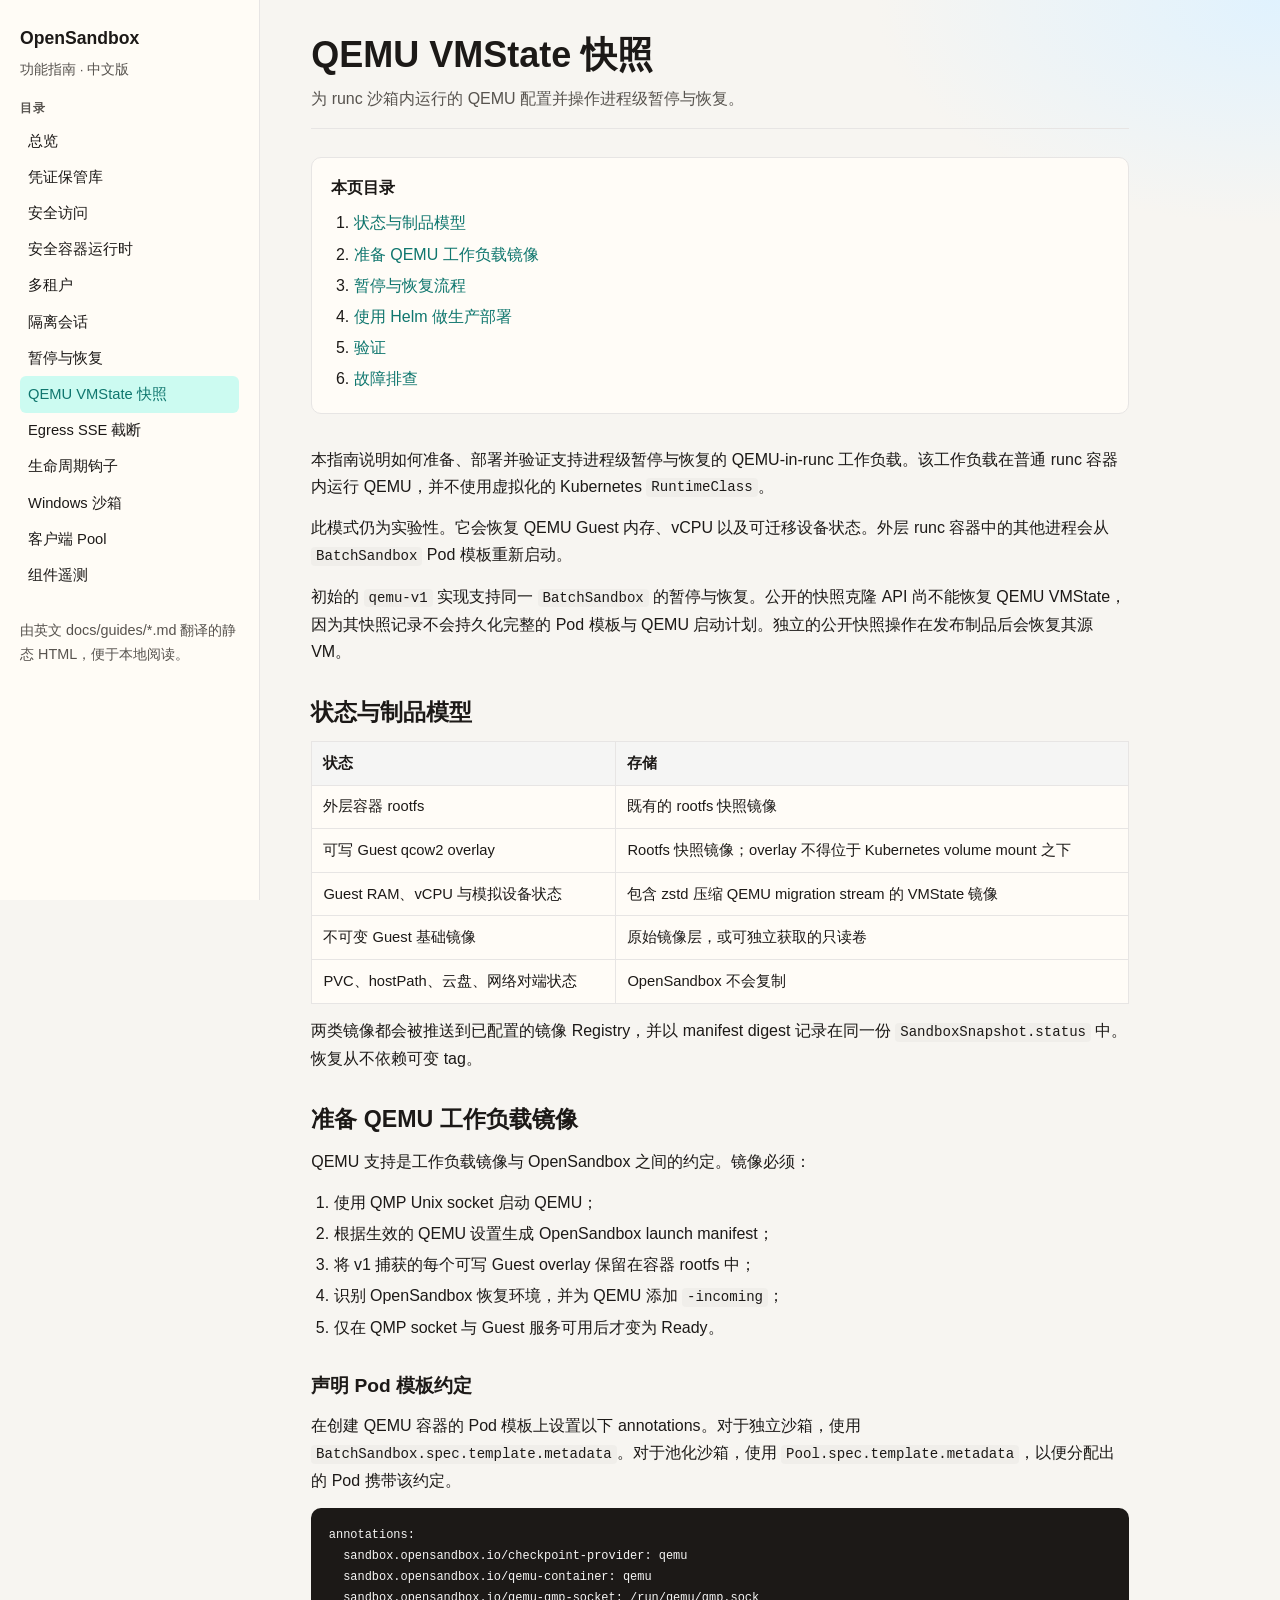
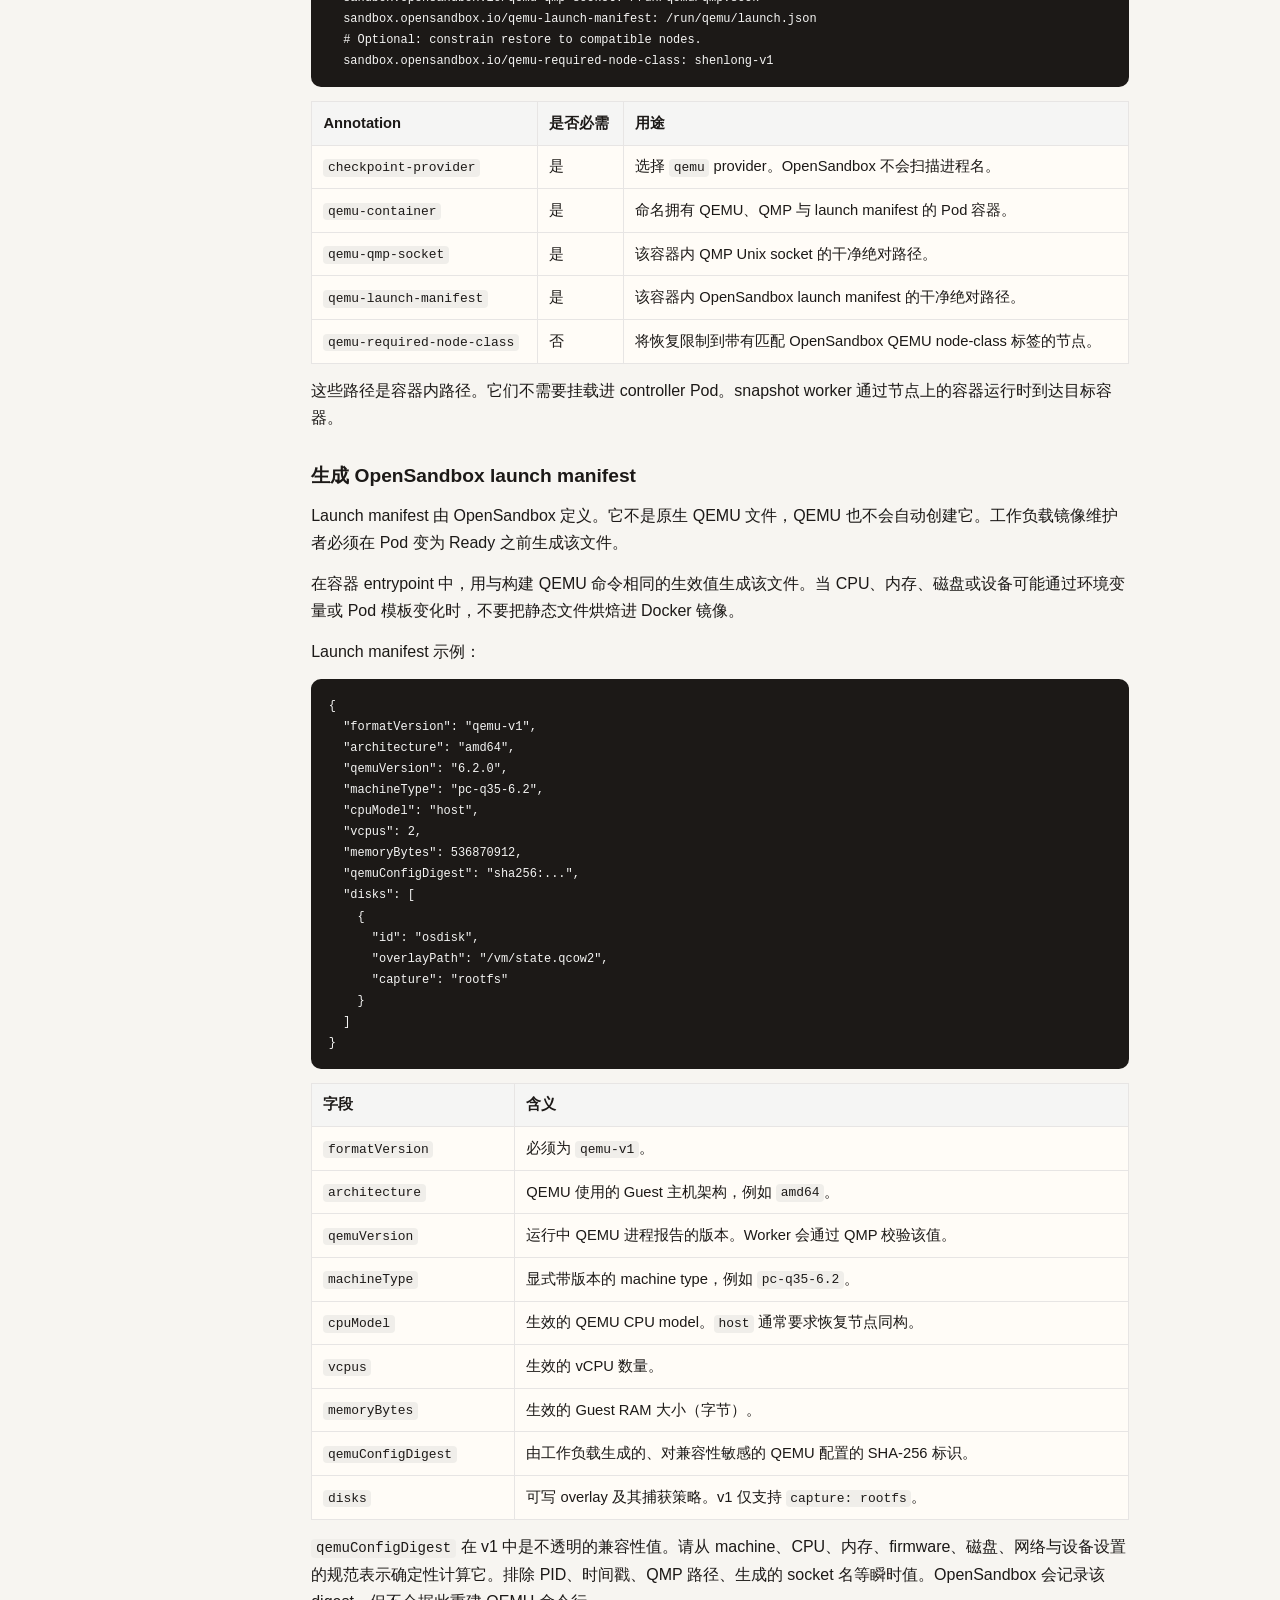
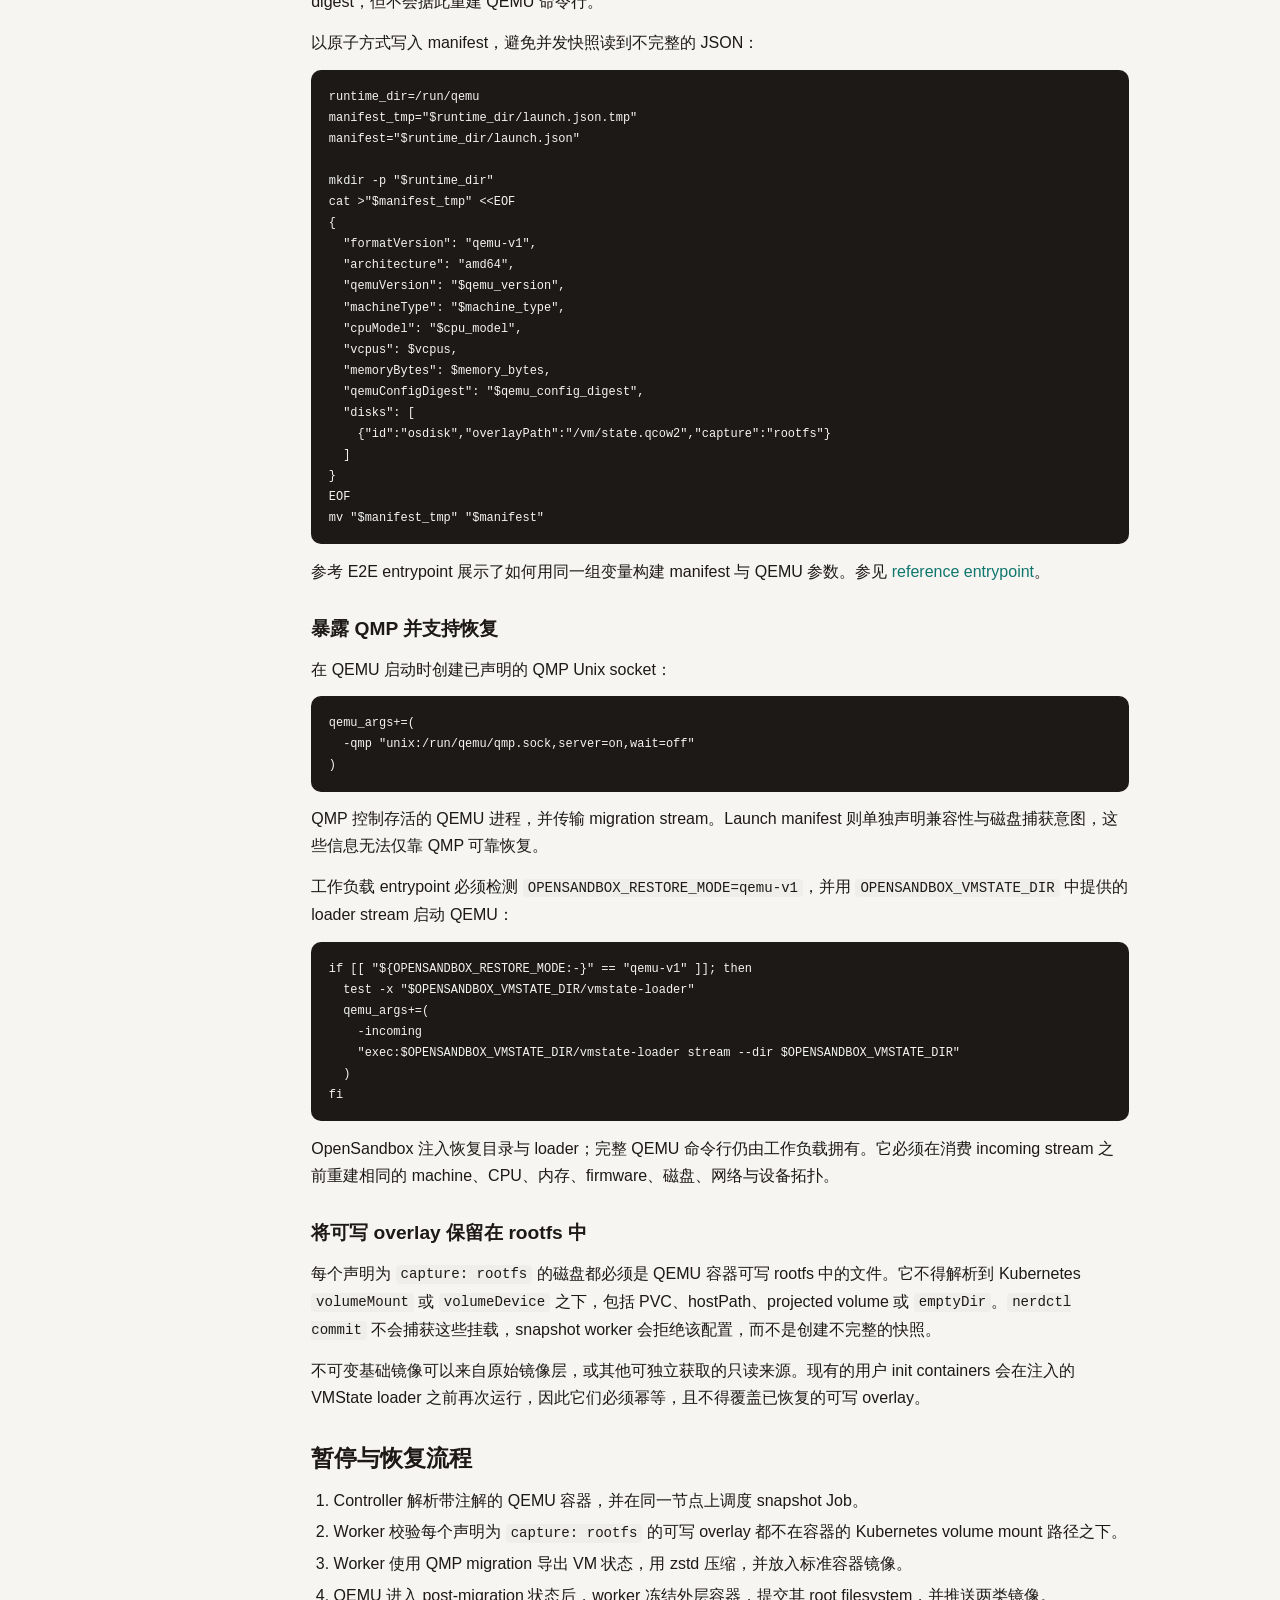
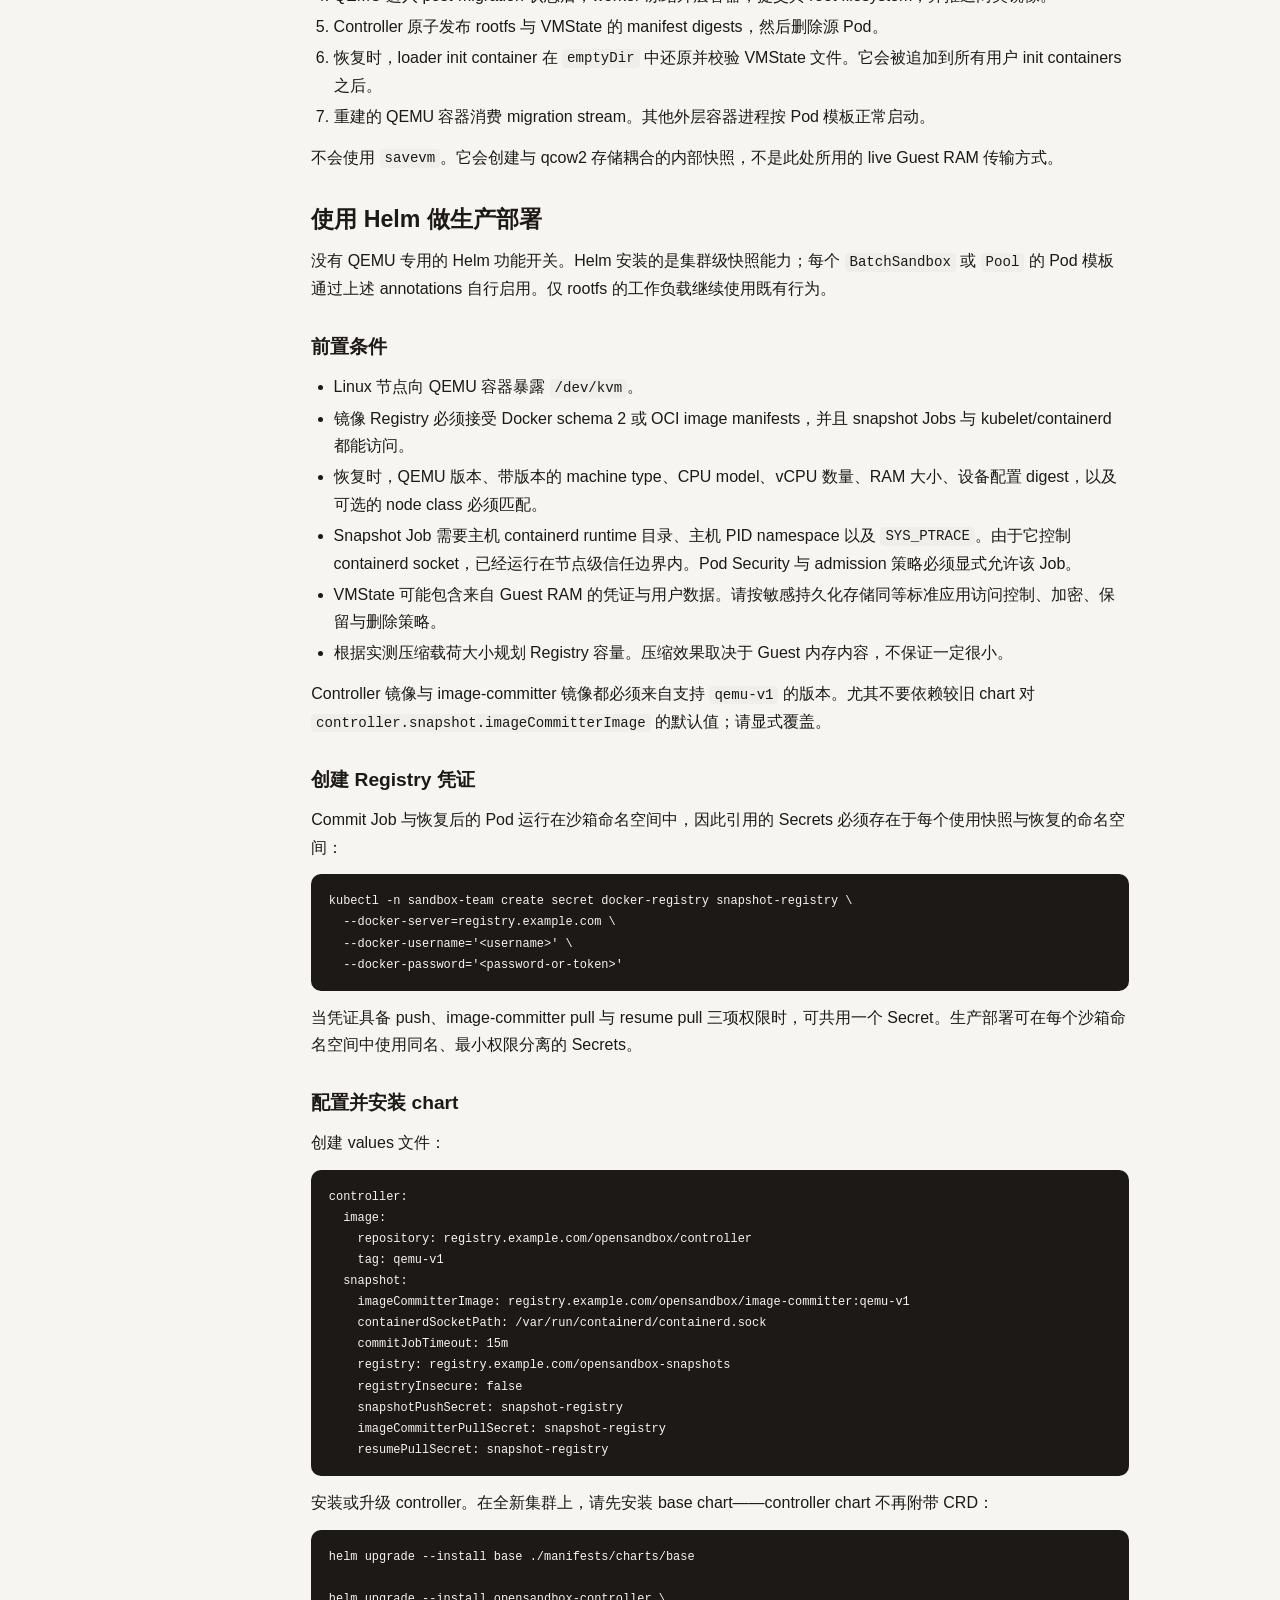
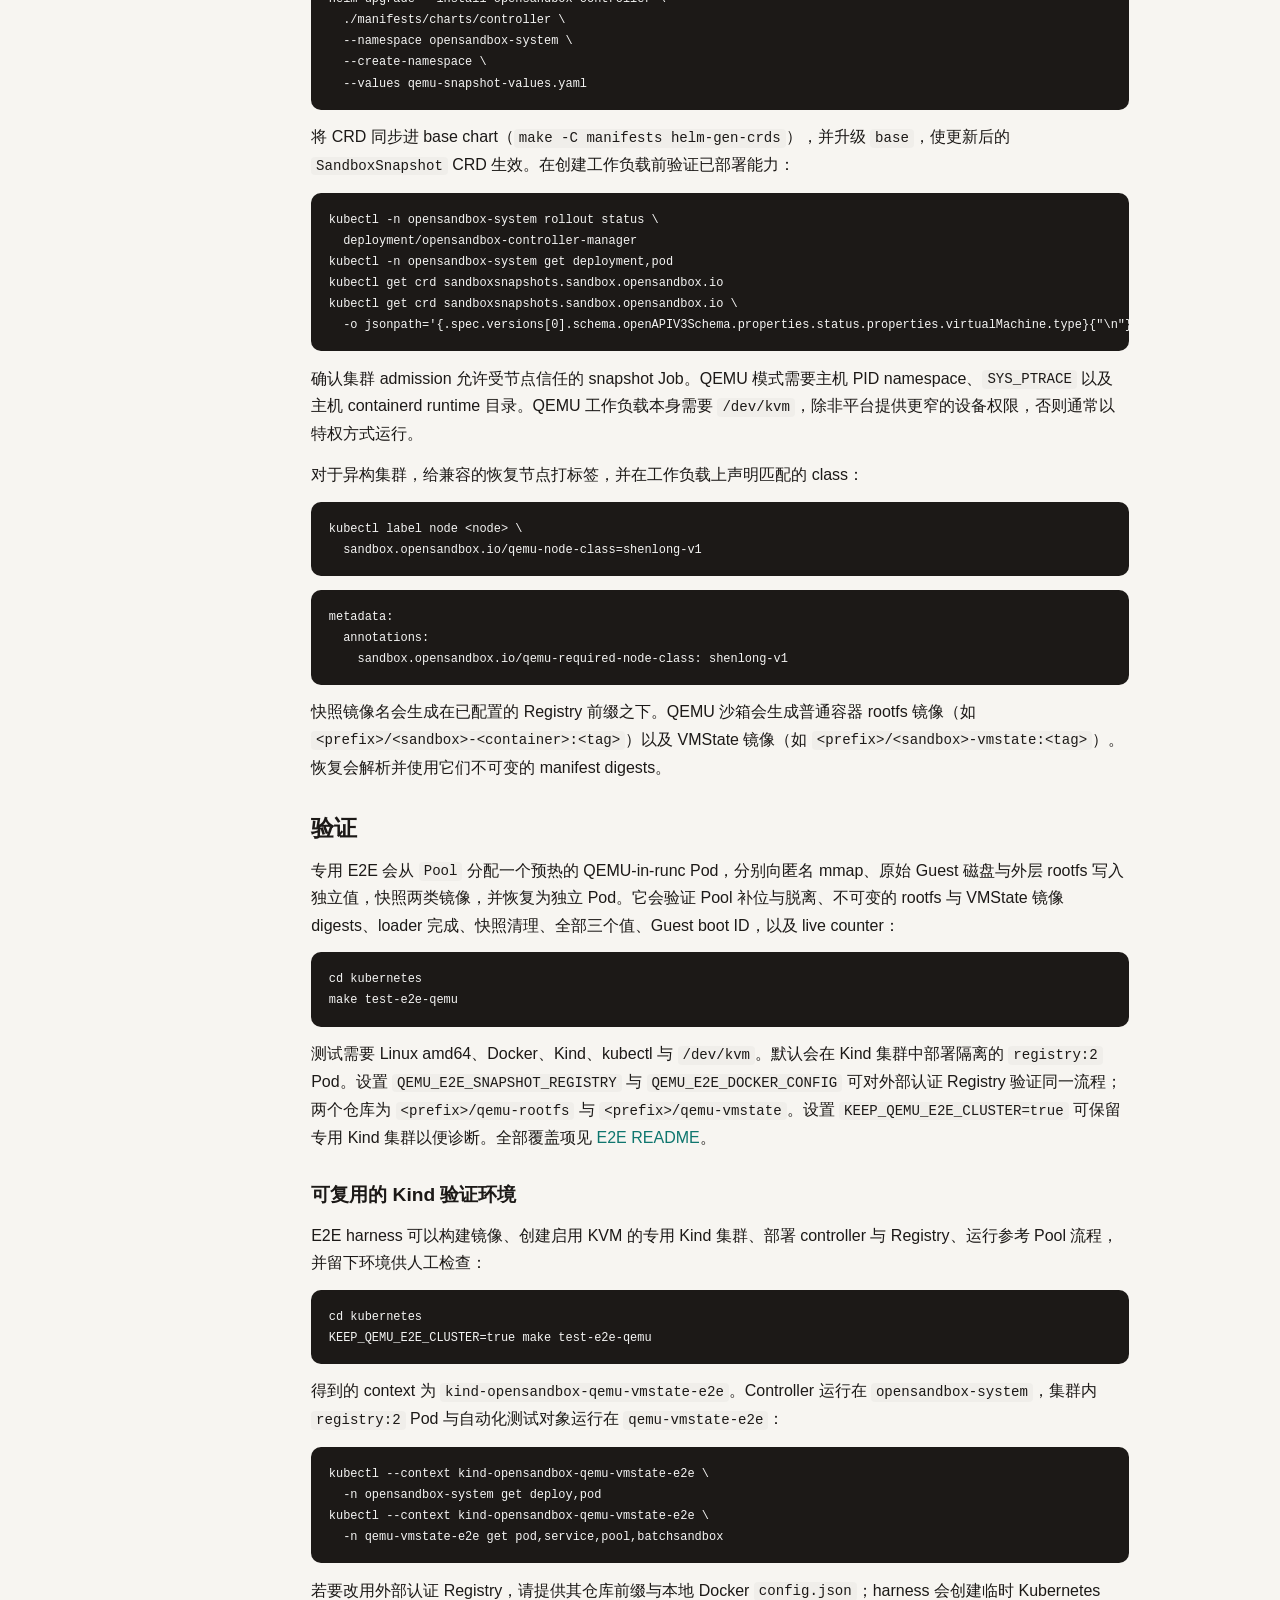
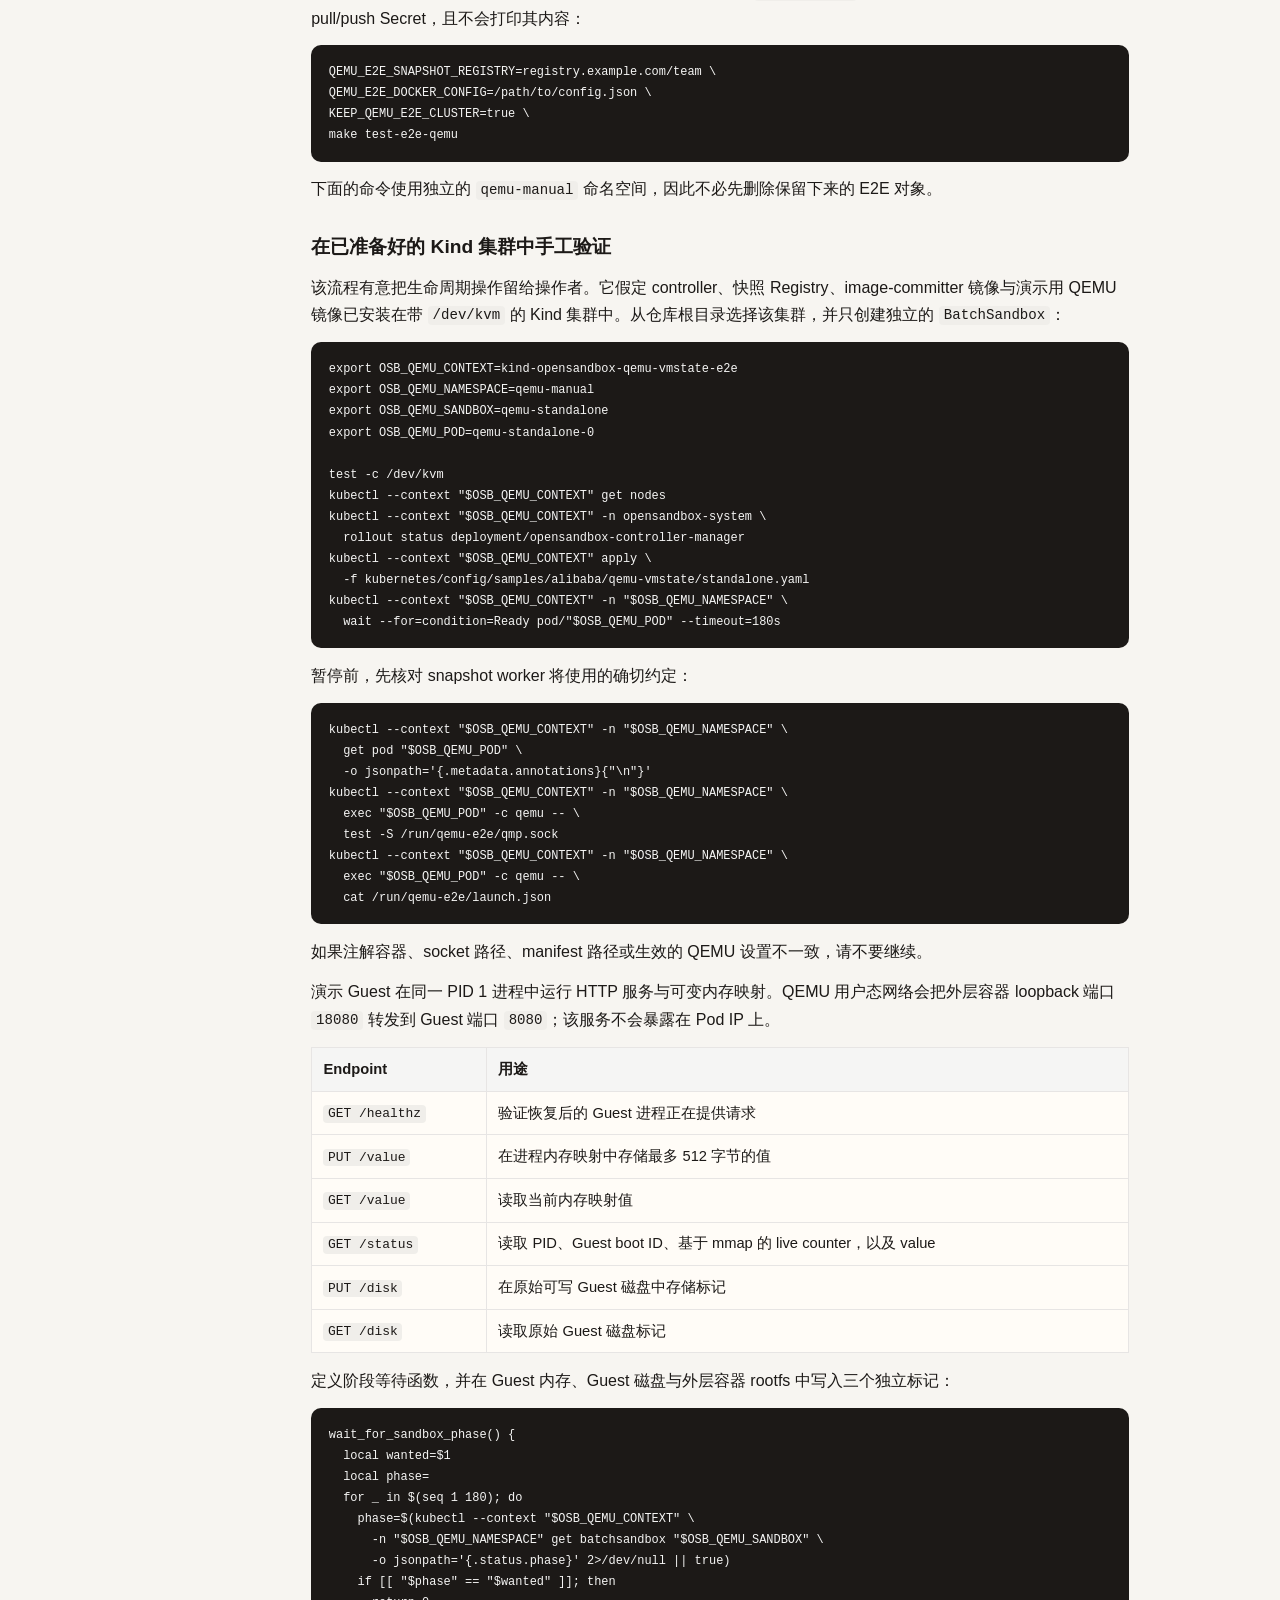
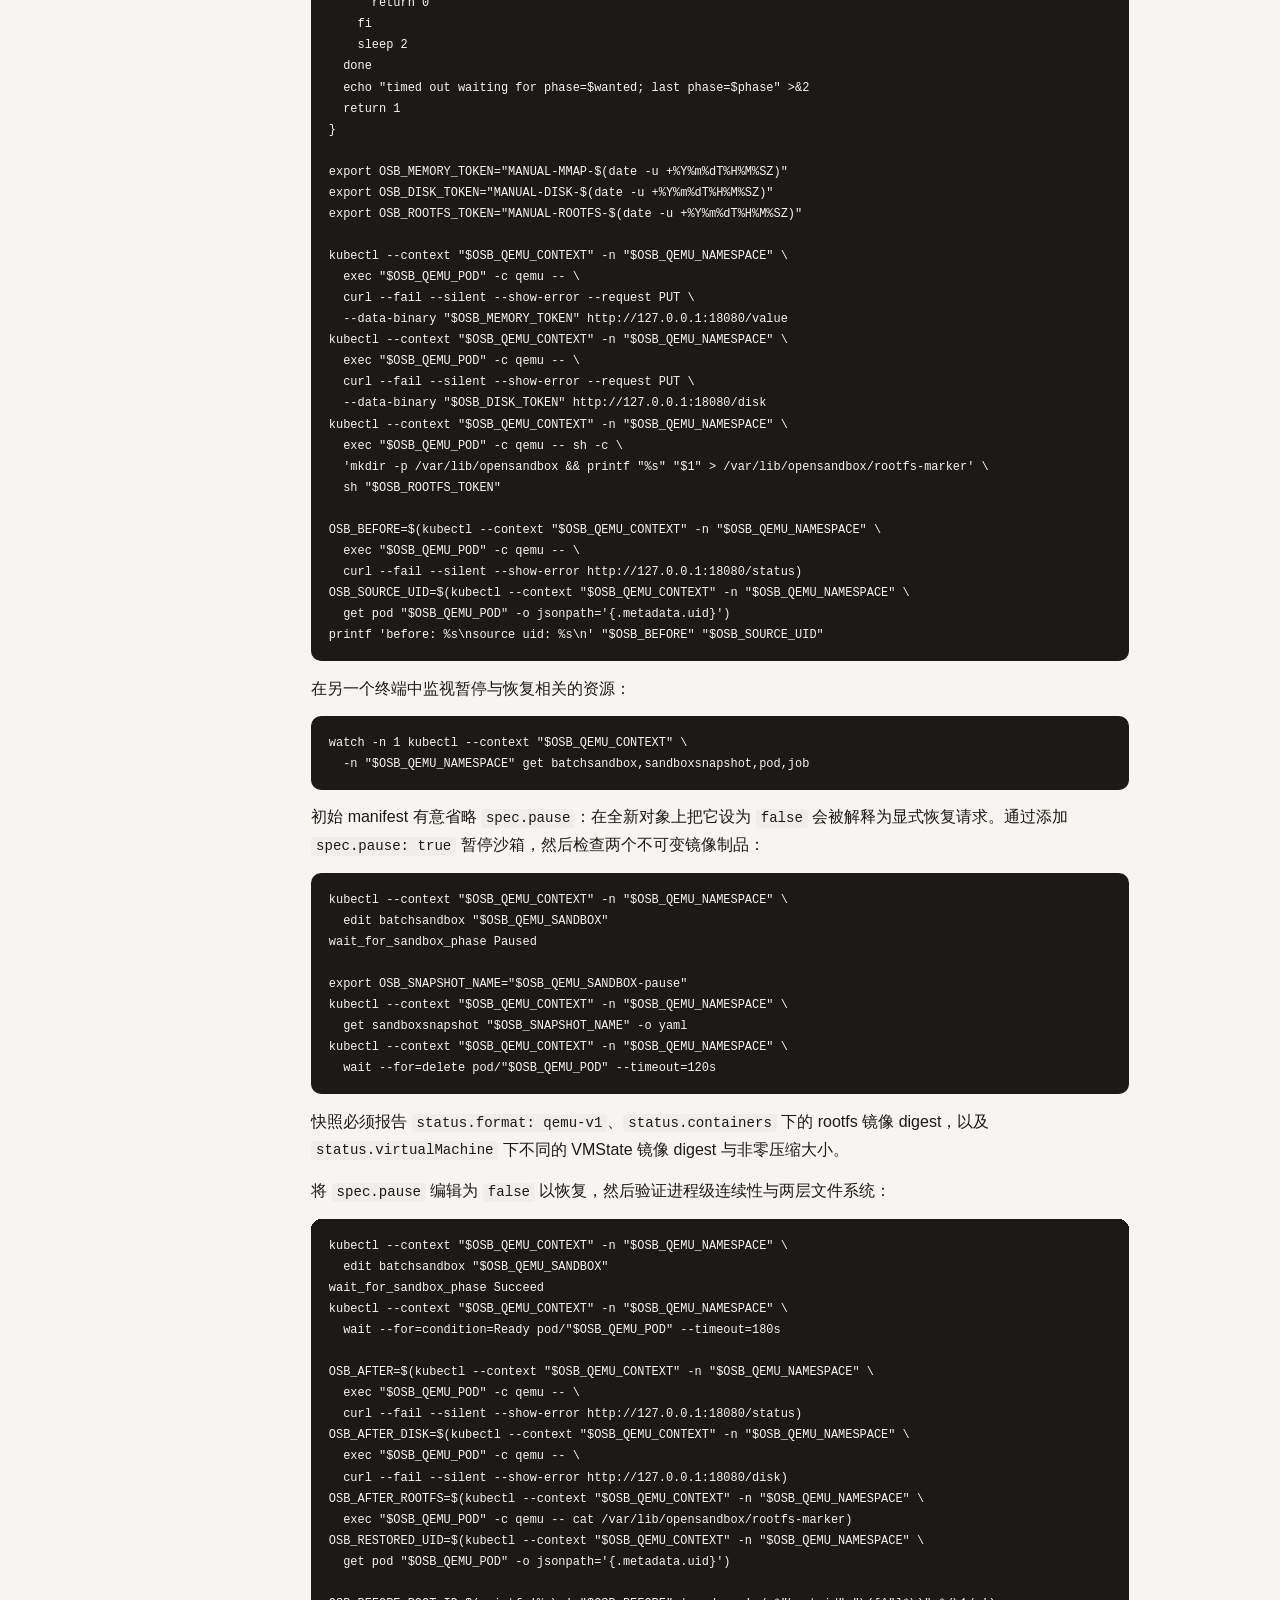
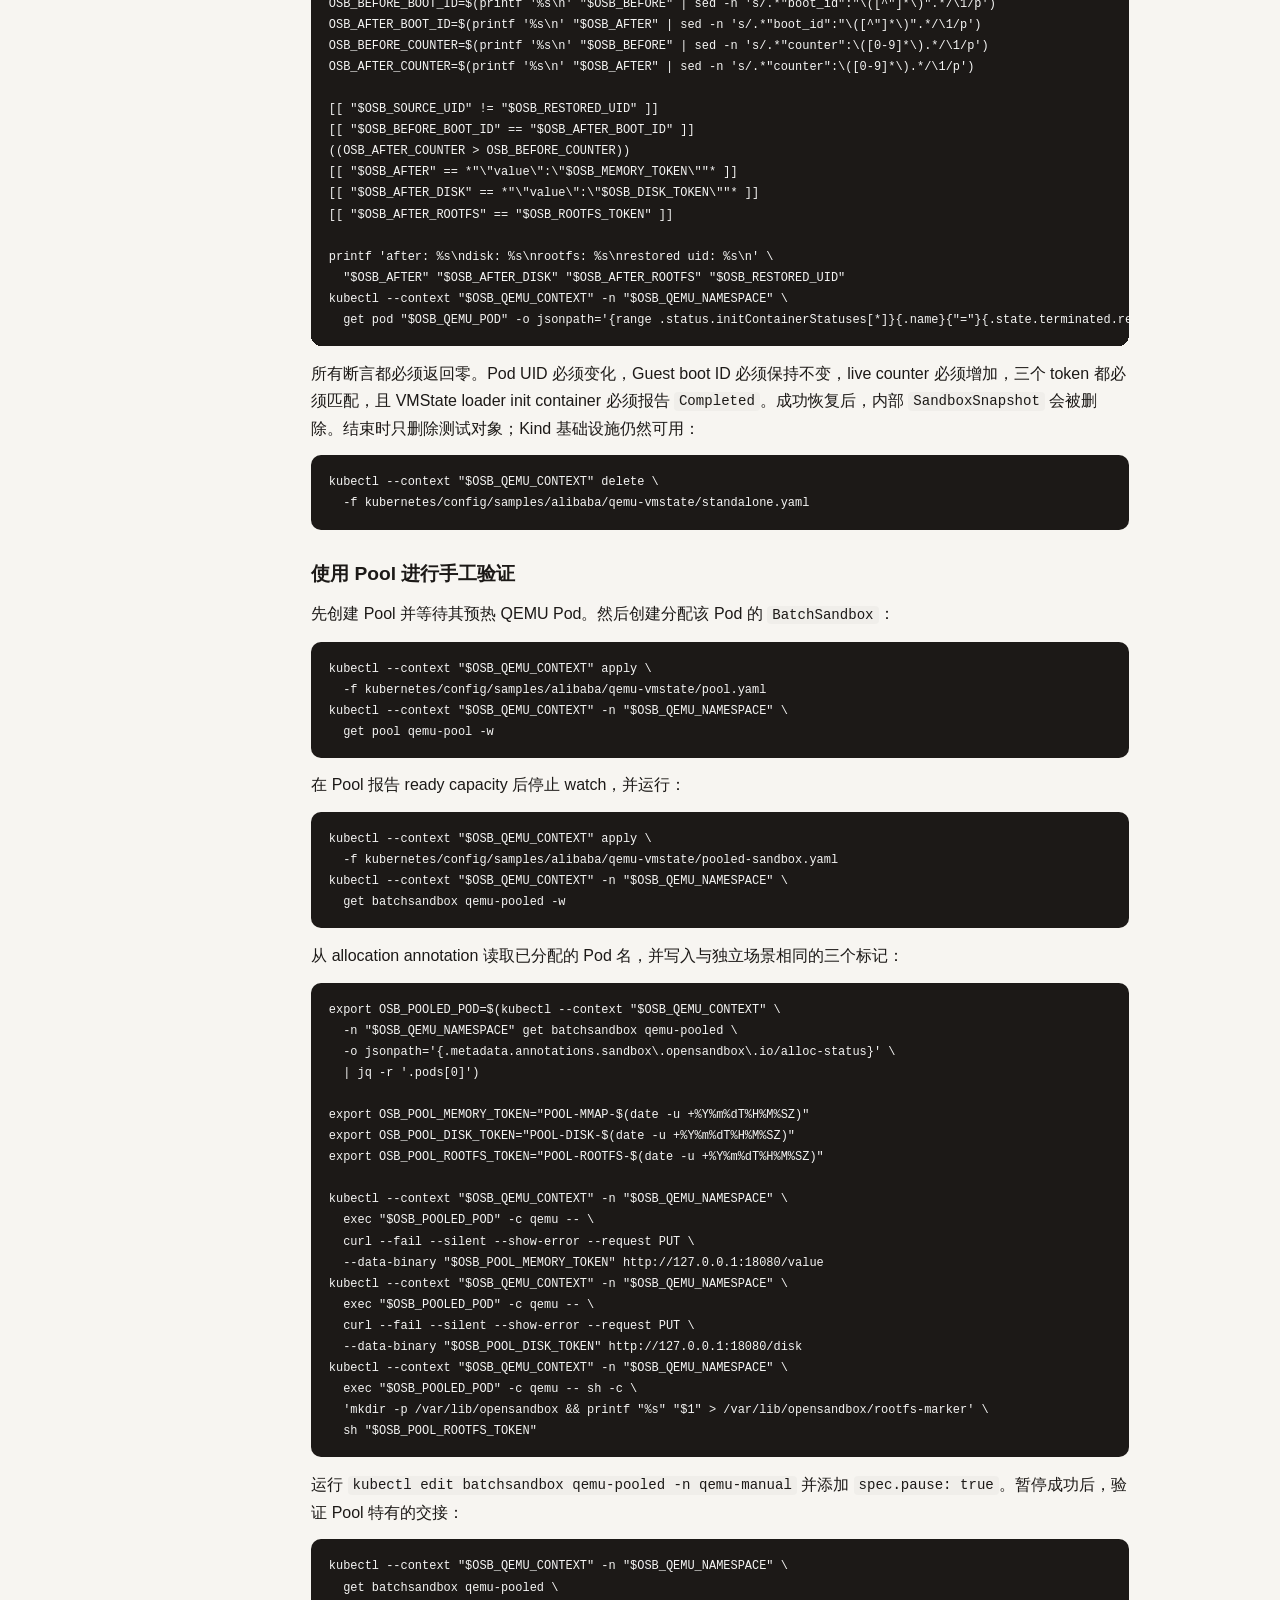
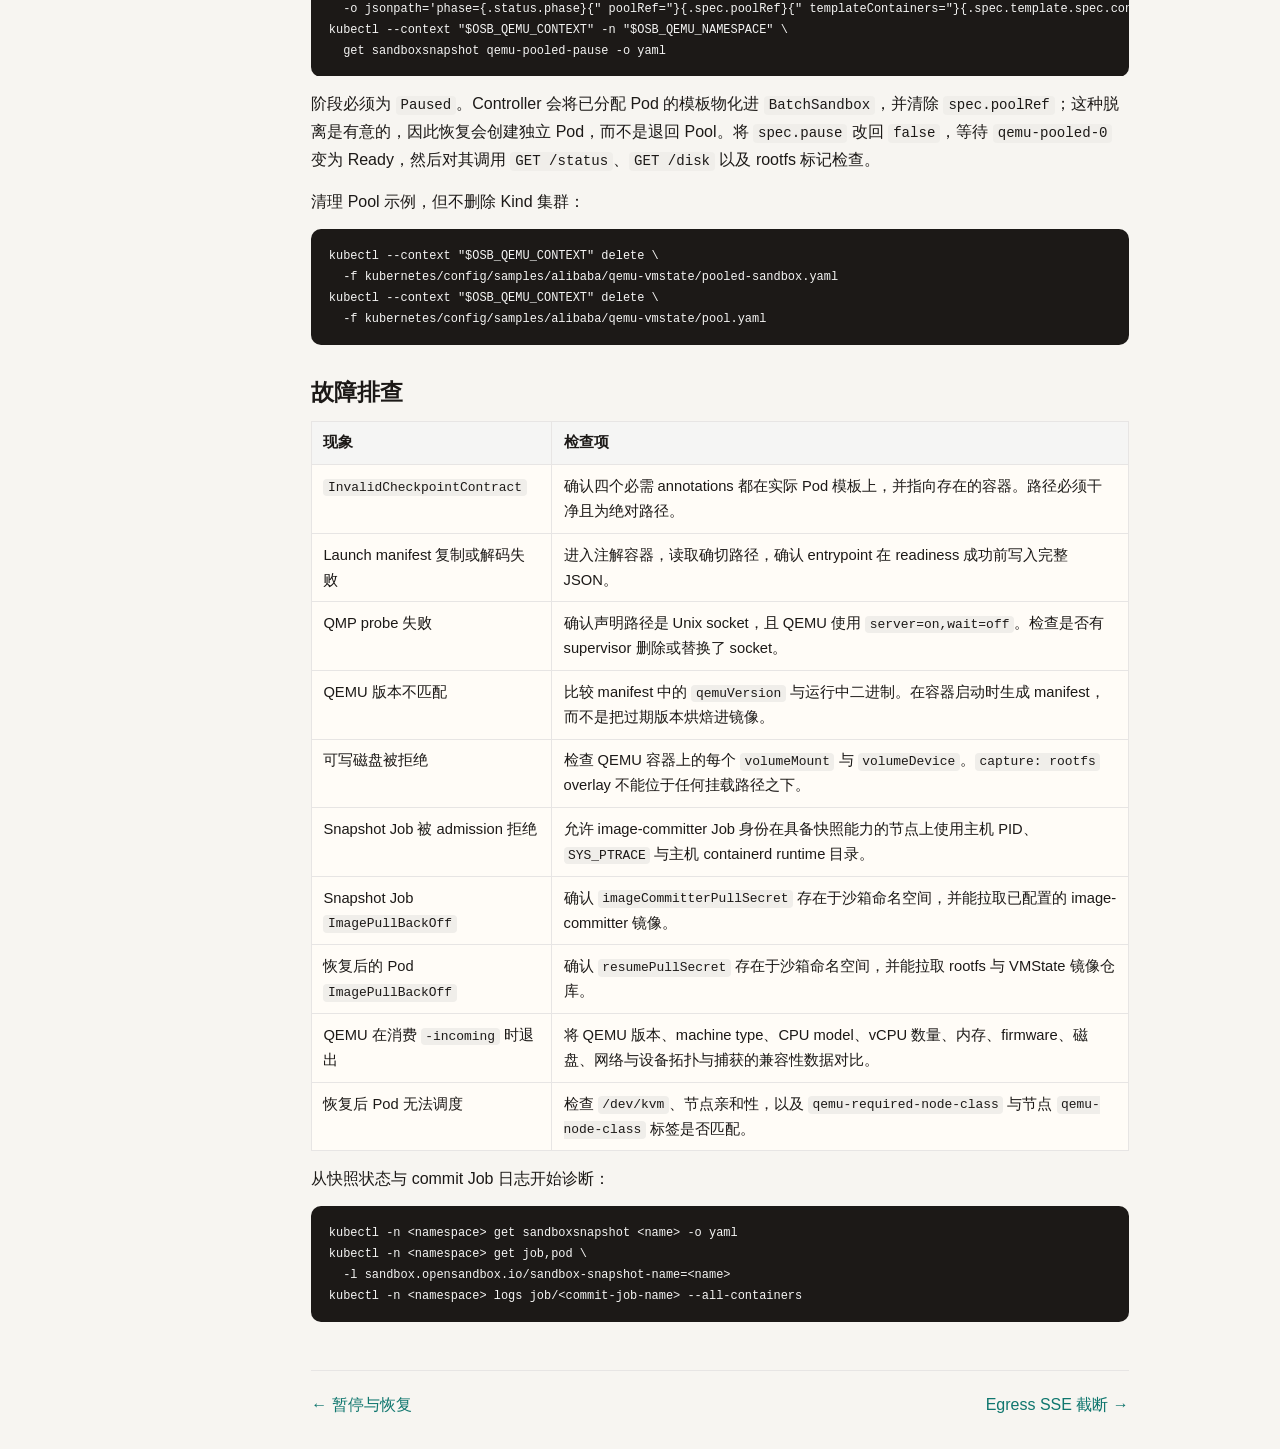
<file: docs/guides/zh/qemu-vmstate-snapshots.html>
<!DOCTYPE html>
<html lang="zh-CN">
<head>
  <meta charset="UTF-8" />
  <meta name="viewport" content="width=device-width, initial-scale=1" />
  <title>QEMU VMState 快照 · OpenSandbox 指南（中文）</title>
  <meta name="description" content="为 runc 沙箱内运行的 QEMU 配置并操作进程级暂停与恢复。" />
  <link rel="stylesheet" href="guides-zh.css" />
</head>
<body>
  <div class="layout">
    <aside class="sidebar">
      <a class="brand" href="index.html">OpenSandbox</a>
      <div class="brand-sub">功能指南 · 中文版</div>
      <h2>目录</h2>
      <nav>
      <a href="index.html">总览</a>
      <a href="credential-vault.html">凭证保管库</a>
      <a href="secure-access.html">安全访问</a>
      <a href="secure-container.html">安全容器运行时</a>
      <a href="multi-tenancy.html">多租户</a>
      <a href="isolation-sessions.html">隔离会话</a>
      <a href="pause-resume.html">暂停与恢复</a>
      <a href="qemu-vmstate-snapshots.html" class="active">QEMU VMState 快照</a>
      <a href="egress-sse-truncation.html">Egress SSE 截断</a>
      <a href="lifecycle-hooks.html">生命周期钩子</a>
      <a href="windows-sandbox.html">Windows 沙箱</a>
      <a href="client-pool.html">客户端 Pool</a>
      <a href="component-telemetry.html">组件遥测</a>
      </nav>
      <p class="note" style="margin-top:1.5rem">由英文 docs/guides/*.md 翻译的静态 HTML，便于本地阅读。</p>
    </aside>
    <main class="content">
      <header class="page-head">
        <h1>QEMU VMState 快照</h1>
        <p class="desc">为 runc 沙箱内运行的 QEMU 配置并操作进程级暂停与恢复。</p>
      </header>
      <nav class="toc">
        <strong>本页目录</strong>
        <ol>
          <li><a href="#state-model">状态与制品模型</a></li>
          <li><a href="#prepare-image">准备 QEMU 工作负载镜像</a></li>
          <li><a href="#pause-resume">暂停与恢复流程</a></li>
          <li><a href="#helm">使用 Helm 做生产部署</a></li>
          <li><a href="#validation">验证</a></li>
          <li><a href="#troubleshooting">故障排查</a></li>
        </ol>
      </nav>

      <p>本指南说明如何准备、部署并验证支持进程级暂停与恢复的 QEMU-in-runc 工作负载。该工作负载在普通 runc 容器内运行 QEMU，并不使用虚拟化的 Kubernetes <code>RuntimeClass</code>。</p>

      <p>此模式仍为实验性。它会恢复 QEMU Guest 内存、vCPU 以及可迁移设备状态。外层 runc 容器中的其他进程会从 <code>BatchSandbox</code> Pod 模板重新启动。</p>

      <p>初始的 <code>qemu-v1</code> 实现支持同一 <code>BatchSandbox</code> 的暂停与恢复。公开的快照克隆 API 尚不能恢复 QEMU VMState，因为其快照记录不会持久化完整的 Pod 模板与 QEMU 启动计划。独立的公开快照操作在发布制品后会恢复其源 VM。</p>

      <h2 id="state-model">状态与制品模型</h2>

      <table>
        <thead>
          <tr><th>状态</th><th>存储</th></tr>
        </thead>
        <tbody>
          <tr><td>外层容器 rootfs</td><td>既有的 rootfs 快照镜像</td></tr>
          <tr><td>可写 Guest qcow2 overlay</td><td>Rootfs 快照镜像；overlay 不得位于 Kubernetes volume mount 之下</td></tr>
          <tr><td>Guest RAM、vCPU 与模拟设备状态</td><td>包含 zstd 压缩 QEMU migration stream 的 VMState 镜像</td></tr>
          <tr><td>不可变 Guest 基础镜像</td><td>原始镜像层，或可独立获取的只读卷</td></tr>
          <tr><td>PVC、hostPath、云盘、网络对端状态</td><td>OpenSandbox 不会复制</td></tr>
        </tbody>
      </table>

      <p>两类镜像都会被推送到已配置的镜像 Registry，并以 manifest digest 记录在同一份 <code>SandboxSnapshot.status</code> 中。恢复从不依赖可变 tag。</p>

      <h2 id="prepare-image">准备 QEMU 工作负载镜像</h2>

      <p>QEMU 支持是工作负载镜像与 OpenSandbox 之间的约定。镜像必须：</p>
      <ol>
        <li>使用 QMP Unix socket 启动 QEMU；</li>
        <li>根据生效的 QEMU 设置生成 OpenSandbox launch manifest；</li>
        <li>将 v1 捕获的每个可写 Guest overlay 保留在容器 rootfs 中；</li>
        <li>识别 OpenSandbox 恢复环境，并为 QEMU 添加 <code>-incoming</code>；</li>
        <li>仅在 QMP socket 与 Guest 服务可用后才变为 Ready。</li>
      </ol>

      <h3>声明 Pod 模板约定</h3>

      <p>在创建 QEMU 容器的 Pod 模板上设置以下 annotations。对于独立沙箱，使用 <code>BatchSandbox.spec.template.metadata</code>。对于池化沙箱，使用 <code>Pool.spec.template.metadata</code>，以便分配出的 Pod 携带该约定。</p>

<pre><code>annotations:
  sandbox.opensandbox.io/checkpoint-provider: qemu
  sandbox.opensandbox.io/qemu-container: qemu
  sandbox.opensandbox.io/qemu-qmp-socket: /run/qemu/qmp.sock
  sandbox.opensandbox.io/qemu-launch-manifest: /run/qemu/launch.json
  # Optional: constrain restore to compatible nodes.
  sandbox.opensandbox.io/qemu-required-node-class: shenlong-v1</code></pre>

      <table>
        <thead>
          <tr><th>Annotation</th><th>是否必需</th><th>用途</th></tr>
        </thead>
        <tbody>
          <tr><td><code>checkpoint-provider</code></td><td>是</td><td>选择 <code>qemu</code> provider。OpenSandbox 不会扫描进程名。</td></tr>
          <tr><td><code>qemu-container</code></td><td>是</td><td>命名拥有 QEMU、QMP 与 launch manifest 的 Pod 容器。</td></tr>
          <tr><td><code>qemu-qmp-socket</code></td><td>是</td><td>该容器内 QMP Unix socket 的干净绝对路径。</td></tr>
          <tr><td><code>qemu-launch-manifest</code></td><td>是</td><td>该容器内 OpenSandbox launch manifest 的干净绝对路径。</td></tr>
          <tr><td><code>qemu-required-node-class</code></td><td>否</td><td>将恢复限制到带有匹配 OpenSandbox QEMU node-class 标签的节点。</td></tr>
        </tbody>
      </table>

      <p>这些路径是容器内路径。它们不需要挂载进 controller Pod。snapshot worker 通过节点上的容器运行时到达目标容器。</p>

      <h3>生成 OpenSandbox launch manifest</h3>

      <p>Launch manifest 由 OpenSandbox 定义。它不是原生 QEMU 文件，QEMU 也不会自动创建它。工作负载镜像维护者必须在 Pod 变为 Ready 之前生成该文件。</p>

      <p>在容器 entrypoint 中，用与构建 QEMU 命令相同的生效值生成该文件。当 CPU、内存、磁盘或设备可能通过环境变量或 Pod 模板变化时，不要把静态文件烘焙进 Docker 镜像。</p>

      <p>Launch manifest 示例：</p>

<pre><code>{
  "formatVersion": "qemu-v1",
  "architecture": "amd64",
  "qemuVersion": "6.2.0",
  "machineType": "pc-q35-6.2",
  "cpuModel": "host",
  "vcpus": 2,
  "memoryBytes": 536870912,
  "qemuConfigDigest": "sha256:...",
  "disks": [
    {
      "id": "osdisk",
      "overlayPath": "/vm/state.qcow2",
      "capture": "rootfs"
    }
  ]
}</code></pre>

      <table>
        <thead>
          <tr><th>字段</th><th>含义</th></tr>
        </thead>
        <tbody>
          <tr><td><code>formatVersion</code></td><td>必须为 <code>qemu-v1</code>。</td></tr>
          <tr><td><code>architecture</code></td><td>QEMU 使用的 Guest 主机架构，例如 <code>amd64</code>。</td></tr>
          <tr><td><code>qemuVersion</code></td><td>运行中 QEMU 进程报告的版本。Worker 会通过 QMP 校验该值。</td></tr>
          <tr><td><code>machineType</code></td><td>显式带版本的 machine type，例如 <code>pc-q35-6.2</code>。</td></tr>
          <tr><td><code>cpuModel</code></td><td>生效的 QEMU CPU model。<code>host</code> 通常要求恢复节点同构。</td></tr>
          <tr><td><code>vcpus</code></td><td>生效的 vCPU 数量。</td></tr>
          <tr><td><code>memoryBytes</code></td><td>生效的 Guest RAM 大小（字节）。</td></tr>
          <tr><td><code>qemuConfigDigest</code></td><td>由工作负载生成的、对兼容性敏感的 QEMU 配置的 SHA-256 标识。</td></tr>
          <tr><td><code>disks</code></td><td>可写 overlay 及其捕获策略。v1 仅支持 <code>capture: rootfs</code>。</td></tr>
        </tbody>
      </table>

      <p><code>qemuConfigDigest</code> 在 v1 中是不透明的兼容性值。请从 machine、CPU、内存、firmware、磁盘、网络与设备设置的规范表示确定性计算它。排除 PID、时间戳、QMP 路径、生成的 socket 名等瞬时值。OpenSandbox 会记录该 digest，但不会据此重建 QEMU 命令行。</p>

      <p>以原子方式写入 manifest，避免并发快照读到不完整的 JSON：</p>

<pre><code>runtime_dir=/run/qemu
manifest_tmp="$runtime_dir/launch.json.tmp"
manifest="$runtime_dir/launch.json"

mkdir -p "$runtime_dir"
cat &gt;"$manifest_tmp" &lt;&lt;EOF
{
  "formatVersion": "qemu-v1",
  "architecture": "amd64",
  "qemuVersion": "$qemu_version",
  "machineType": "$machine_type",
  "cpuModel": "$cpu_model",
  "vcpus": $vcpus,
  "memoryBytes": $memory_bytes,
  "qemuConfigDigest": "$qemu_config_digest",
  "disks": [
    {"id":"osdisk","overlayPath":"/vm/state.qcow2","capture":"rootfs"}
  ]
}
EOF
mv "$manifest_tmp" "$manifest"</code></pre>

      <p>参考 E2E entrypoint 展示了如何用同一组变量构建 manifest 与 QEMU 参数。参见
        <a href="https://github.com/alibaba/OpenSandbox/blob/main/kubernetes/test/e2e_qemu/testdata/entrypoint.sh">reference entrypoint</a>。</p>

      <h3>暴露 QMP 并支持恢复</h3>

      <p>在 QEMU 启动时创建已声明的 QMP Unix socket：</p>

<pre><code>qemu_args+=(
  -qmp "unix:/run/qemu/qmp.sock,server=on,wait=off"
)</code></pre>

      <p>QMP 控制存活的 QEMU 进程，并传输 migration stream。Launch manifest 则单独声明兼容性与磁盘捕获意图，这些信息无法仅靠 QMP 可靠恢复。</p>

      <p>工作负载 entrypoint 必须检测 <code>OPENSANDBOX_RESTORE_MODE=qemu-v1</code>，并用 <code>OPENSANDBOX_VMSTATE_DIR</code> 中提供的 loader stream 启动 QEMU：</p>

<pre><code>if [[ "${OPENSANDBOX_RESTORE_MODE:-}" == "qemu-v1" ]]; then
  test -x "$OPENSANDBOX_VMSTATE_DIR/vmstate-loader"
  qemu_args+=(
    -incoming
    "exec:$OPENSANDBOX_VMSTATE_DIR/vmstate-loader stream --dir $OPENSANDBOX_VMSTATE_DIR"
  )
fi</code></pre>

      <p>OpenSandbox 注入恢复目录与 loader；完整 QEMU 命令行仍由工作负载拥有。它必须在消费 incoming stream 之前重建相同的 machine、CPU、内存、firmware、磁盘、网络与设备拓扑。</p>

      <h3>将可写 overlay 保留在 rootfs 中</h3>

      <p>每个声明为 <code>capture: rootfs</code> 的磁盘都必须是 QEMU 容器可写 rootfs 中的文件。它不得解析到 Kubernetes <code>volumeMount</code> 或 <code>volumeDevice</code> 之下，包括 PVC、hostPath、projected volume 或 <code>emptyDir</code>。<code>nerdctl commit</code> 不会捕获这些挂载，snapshot worker 会拒绝该配置，而不是创建不完整的快照。</p>

      <p>不可变基础镜像可以来自原始镜像层，或其他可独立获取的只读来源。现有的用户 init containers 会在注入的 VMState loader 之前再次运行，因此它们必须幂等，且不得覆盖已恢复的可写 overlay。</p>

      <h2 id="pause-resume">暂停与恢复流程</h2>

      <ol>
        <li>Controller 解析带注解的 QEMU 容器，并在同一节点上调度 snapshot Job。</li>
        <li>Worker 校验每个声明为 <code>capture: rootfs</code> 的可写 overlay 都不在容器的 Kubernetes volume mount 路径之下。</li>
        <li>Worker 使用 QMP migration 导出 VM 状态，用 zstd 压缩，并放入标准容器镜像。</li>
        <li>QEMU 进入 post-migration 状态后，worker 冻结外层容器，提交其 root filesystem，并推送两类镜像。</li>
        <li>Controller 原子发布 rootfs 与 VMState 的 manifest digests，然后删除源 Pod。</li>
        <li>恢复时，loader init container 在 <code>emptyDir</code> 中还原并校验 VMState 文件。它会被追加到所有用户 init containers 之后。</li>
        <li>重建的 QEMU 容器消费 migration stream。其他外层容器进程按 Pod 模板正常启动。</li>
      </ol>

      <p>不会使用 <code>savevm</code>。它会创建与 qcow2 存储耦合的内部快照，不是此处所用的 live Guest RAM 传输方式。</p>

      <h2 id="helm">使用 Helm 做生产部署</h2>

      <p>没有 QEMU 专用的 Helm 功能开关。Helm 安装的是集群级快照能力；每个 <code>BatchSandbox</code> 或 <code>Pool</code> 的 Pod 模板通过上述 annotations 自行启用。仅 rootfs 的工作负载继续使用既有行为。</p>

      <h3>前置条件</h3>

      <ul>
        <li>Linux 节点向 QEMU 容器暴露 <code>/dev/kvm</code>。</li>
        <li>镜像 Registry 必须接受 Docker schema 2 或 OCI image manifests，并且 snapshot Jobs 与 kubelet/containerd 都能访问。</li>
        <li>恢复时，QEMU 版本、带版本的 machine type、CPU model、vCPU 数量、RAM 大小、设备配置 digest，以及可选的 node class 必须匹配。</li>
        <li>Snapshot Job 需要主机 containerd runtime 目录、主机 PID namespace 以及 <code>SYS_PTRACE</code>。由于它控制 containerd socket，已经运行在节点级信任边界内。Pod Security 与 admission 策略必须显式允许该 Job。</li>
        <li>VMState 可能包含来自 Guest RAM 的凭证与用户数据。请按敏感持久化存储同等标准应用访问控制、加密、保留与删除策略。</li>
        <li>根据实测压缩载荷大小规划 Registry 容量。压缩效果取决于 Guest 内存内容，不保证一定很小。</li>
      </ul>

      <p>Controller 镜像与 image-committer 镜像都必须来自支持 <code>qemu-v1</code> 的版本。尤其不要依赖较旧 chart 对 <code>controller.snapshot.imageCommitterImage</code> 的默认值；请显式覆盖。</p>

      <h3>创建 Registry 凭证</h3>

      <p>Commit Job 与恢复后的 Pod 运行在沙箱命名空间中，因此引用的 Secrets 必须存在于每个使用快照与恢复的命名空间：</p>

<pre><code>kubectl -n sandbox-team create secret docker-registry snapshot-registry \
  --docker-server=registry.example.com \
  --docker-username='&lt;username&gt;' \
  --docker-password='&lt;password-or-token&gt;'</code></pre>

      <p>当凭证具备 push、image-committer pull 与 resume pull 三项权限时，可共用一个 Secret。生产部署可在每个沙箱命名空间中使用同名、最小权限分离的 Secrets。</p>

      <h3>配置并安装 chart</h3>

      <p>创建 values 文件：</p>

<pre><code>controller:
  image:
    repository: registry.example.com/opensandbox/controller
    tag: qemu-v1
  snapshot:
    imageCommitterImage: registry.example.com/opensandbox/image-committer:qemu-v1
    containerdSocketPath: /var/run/containerd/containerd.sock
    commitJobTimeout: 15m
    registry: registry.example.com/opensandbox-snapshots
    registryInsecure: false
    snapshotPushSecret: snapshot-registry
    imageCommitterPullSecret: snapshot-registry
    resumePullSecret: snapshot-registry</code></pre>

      <p>安装或升级 controller。在全新集群上，请先安装 base chart——controller chart 不再附带 CRD：</p>

<pre><code>helm upgrade --install base ./manifests/charts/base

helm upgrade --install opensandbox-controller \
  ./manifests/charts/controller \
  --namespace opensandbox-system \
  --create-namespace \
  --values qemu-snapshot-values.yaml</code></pre>

      <p>将 CRD 同步进 base chart（<code>make -C manifests helm-gen-crds</code>），并升级 <code>base</code>，使更新后的 <code>SandboxSnapshot</code> CRD 生效。在创建工作负载前验证已部署能力：</p>

<pre><code>kubectl -n opensandbox-system rollout status \
  deployment/opensandbox-controller-manager
kubectl -n opensandbox-system get deployment,pod
kubectl get crd sandboxsnapshots.sandbox.opensandbox.io
kubectl get crd sandboxsnapshots.sandbox.opensandbox.io \
  -o jsonpath='{.spec.versions[0].schema.openAPIV3Schema.properties.status.properties.virtualMachine.type}{"\n"}'</code></pre>

      <p>确认集群 admission 允许受节点信任的 snapshot Job。QEMU 模式需要主机 PID namespace、<code>SYS_PTRACE</code> 以及主机 containerd runtime 目录。QEMU 工作负载本身需要 <code>/dev/kvm</code>，除非平台提供更窄的设备权限，否则通常以特权方式运行。</p>

      <p>对于异构集群，给兼容的恢复节点打标签，并在工作负载上声明匹配的 class：</p>

<pre><code>kubectl label node &lt;node&gt; \
  sandbox.opensandbox.io/qemu-node-class=shenlong-v1</code></pre>

<pre><code>metadata:
  annotations:
    sandbox.opensandbox.io/qemu-required-node-class: shenlong-v1</code></pre>

      <p>快照镜像名会生成在已配置的 Registry 前缀之下。QEMU 沙箱会生成普通容器 rootfs 镜像（如 <code>&lt;prefix&gt;/&lt;sandbox&gt;-&lt;container&gt;:&lt;tag&gt;</code>）以及 VMState 镜像（如 <code>&lt;prefix&gt;/&lt;sandbox&gt;-vmstate:&lt;tag&gt;</code>）。恢复会解析并使用它们不可变的 manifest digests。</p>

      <h2 id="validation">验证</h2>

      <p>专用 E2E 会从 <code>Pool</code> 分配一个预热的 QEMU-in-runc Pod，分别向匿名 mmap、原始 Guest 磁盘与外层 rootfs 写入独立值，快照两类镜像，并恢复为独立 Pod。它会验证 Pool 补位与脱离、不可变的 rootfs 与 VMState 镜像 digests、loader 完成、快照清理、全部三个值、Guest boot ID，以及 live counter：</p>

<pre><code>cd kubernetes
make test-e2e-qemu</code></pre>

      <p>测试需要 Linux amd64、Docker、Kind、kubectl 与 <code>/dev/kvm</code>。默认会在 Kind 集群中部署隔离的 <code>registry:2</code> Pod。设置 <code>QEMU_E2E_SNAPSHOT_REGISTRY</code> 与 <code>QEMU_E2E_DOCKER_CONFIG</code> 可对外部认证 Registry 验证同一流程；两个仓库为 <code>&lt;prefix&gt;/qemu-rootfs</code> 与 <code>&lt;prefix&gt;/qemu-vmstate</code>。设置 <code>KEEP_QEMU_E2E_CLUSTER=true</code> 可保留专用 Kind 集群以便诊断。全部覆盖项见
        <a href="https://github.com/alibaba/OpenSandbox/tree/main/kubernetes/test/e2e_qemu">E2E README</a>。</p>

      <h3>可复用的 Kind 验证环境</h3>

      <p>E2E harness 可以构建镜像、创建启用 KVM 的专用 Kind 集群、部署 controller 与 Registry、运行参考 Pool 流程，并留下环境供人工检查：</p>

<pre><code>cd kubernetes
KEEP_QEMU_E2E_CLUSTER=true make test-e2e-qemu</code></pre>

      <p>得到的 context 为 <code>kind-opensandbox-qemu-vmstate-e2e</code>。Controller 运行在 <code>opensandbox-system</code>，集群内 <code>registry:2</code> Pod 与自动化测试对象运行在 <code>qemu-vmstate-e2e</code>：</p>

<pre><code>kubectl --context kind-opensandbox-qemu-vmstate-e2e \
  -n opensandbox-system get deploy,pod
kubectl --context kind-opensandbox-qemu-vmstate-e2e \
  -n qemu-vmstate-e2e get pod,service,pool,batchsandbox</code></pre>

      <p>若要改用外部认证 Registry，请提供其仓库前缀与本地 Docker <code>config.json</code>；harness 会创建临时 Kubernetes pull/push Secret，且不会打印其内容：</p>

<pre><code>QEMU_E2E_SNAPSHOT_REGISTRY=registry.example.com/team \
QEMU_E2E_DOCKER_CONFIG=/path/to/config.json \
KEEP_QEMU_E2E_CLUSTER=true \
make test-e2e-qemu</code></pre>

      <p>下面的命令使用独立的 <code>qemu-manual</code> 命名空间，因此不必先删除保留下来的 E2E 对象。</p>

      <h3>在已准备好的 Kind 集群中手工验证</h3>

      <p>该流程有意把生命周期操作留给操作者。它假定 controller、快照 Registry、image-committer 镜像与演示用 QEMU 镜像已安装在带 <code>/dev/kvm</code> 的 Kind 集群中。从仓库根目录选择该集群，并只创建独立的 <code>BatchSandbox</code>：</p>

<pre><code>export OSB_QEMU_CONTEXT=kind-opensandbox-qemu-vmstate-e2e
export OSB_QEMU_NAMESPACE=qemu-manual
export OSB_QEMU_SANDBOX=qemu-standalone
export OSB_QEMU_POD=qemu-standalone-0

test -c /dev/kvm
kubectl --context "$OSB_QEMU_CONTEXT" get nodes
kubectl --context "$OSB_QEMU_CONTEXT" -n opensandbox-system \
  rollout status deployment/opensandbox-controller-manager
kubectl --context "$OSB_QEMU_CONTEXT" apply \
  -f kubernetes/config/samples/alibaba/qemu-vmstate/standalone.yaml
kubectl --context "$OSB_QEMU_CONTEXT" -n "$OSB_QEMU_NAMESPACE" \
  wait --for=condition=Ready pod/"$OSB_QEMU_POD" --timeout=180s</code></pre>

      <p>暂停前，先核对 snapshot worker 将使用的确切约定：</p>

<pre><code>kubectl --context "$OSB_QEMU_CONTEXT" -n "$OSB_QEMU_NAMESPACE" \
  get pod "$OSB_QEMU_POD" \
  -o jsonpath='{.metadata.annotations}{"\n"}'
kubectl --context "$OSB_QEMU_CONTEXT" -n "$OSB_QEMU_NAMESPACE" \
  exec "$OSB_QEMU_POD" -c qemu -- \
  test -S /run/qemu-e2e/qmp.sock
kubectl --context "$OSB_QEMU_CONTEXT" -n "$OSB_QEMU_NAMESPACE" \
  exec "$OSB_QEMU_POD" -c qemu -- \
  cat /run/qemu-e2e/launch.json</code></pre>

      <p>如果注解容器、socket 路径、manifest 路径或生效的 QEMU 设置不一致，请不要继续。</p>

      <p>演示 Guest 在同一 PID 1 进程中运行 HTTP 服务与可变内存映射。QEMU 用户态网络会把外层容器 loopback 端口 <code>18080</code> 转发到 Guest 端口 <code>8080</code>；该服务不会暴露在 Pod IP 上。</p>

      <table>
        <thead>
          <tr><th>Endpoint</th><th>用途</th></tr>
        </thead>
        <tbody>
          <tr><td><code>GET /healthz</code></td><td>验证恢复后的 Guest 进程正在提供请求</td></tr>
          <tr><td><code>PUT /value</code></td><td>在进程内存映射中存储最多 512 字节的值</td></tr>
          <tr><td><code>GET /value</code></td><td>读取当前内存映射值</td></tr>
          <tr><td><code>GET /status</code></td><td>读取 PID、Guest boot ID、基于 mmap 的 live counter，以及 value</td></tr>
          <tr><td><code>PUT /disk</code></td><td>在原始可写 Guest 磁盘中存储标记</td></tr>
          <tr><td><code>GET /disk</code></td><td>读取原始 Guest 磁盘标记</td></tr>
        </tbody>
      </table>

      <p>定义阶段等待函数，并在 Guest 内存、Guest 磁盘与外层容器 rootfs 中写入三个独立标记：</p>

<pre><code>wait_for_sandbox_phase() {
  local wanted=$1
  local phase=
  for _ in $(seq 1 180); do
    phase=$(kubectl --context "$OSB_QEMU_CONTEXT" \
      -n "$OSB_QEMU_NAMESPACE" get batchsandbox "$OSB_QEMU_SANDBOX" \
      -o jsonpath='{.status.phase}' 2&gt;/dev/null || true)
    if [[ "$phase" == "$wanted" ]]; then
      return 0
    fi
    sleep 2
  done
  echo "timed out waiting for phase=$wanted; last phase=$phase" &gt;&amp;2
  return 1
}

export OSB_MEMORY_TOKEN="MANUAL-MMAP-$(date -u +%Y%m%dT%H%M%SZ)"
export OSB_DISK_TOKEN="MANUAL-DISK-$(date -u +%Y%m%dT%H%M%SZ)"
export OSB_ROOTFS_TOKEN="MANUAL-ROOTFS-$(date -u +%Y%m%dT%H%M%SZ)"

kubectl --context "$OSB_QEMU_CONTEXT" -n "$OSB_QEMU_NAMESPACE" \
  exec "$OSB_QEMU_POD" -c qemu -- \
  curl --fail --silent --show-error --request PUT \
  --data-binary "$OSB_MEMORY_TOKEN" http://127.0.0.1:18080/value
kubectl --context "$OSB_QEMU_CONTEXT" -n "$OSB_QEMU_NAMESPACE" \
  exec "$OSB_QEMU_POD" -c qemu -- \
  curl --fail --silent --show-error --request PUT \
  --data-binary "$OSB_DISK_TOKEN" http://127.0.0.1:18080/disk
kubectl --context "$OSB_QEMU_CONTEXT" -n "$OSB_QEMU_NAMESPACE" \
  exec "$OSB_QEMU_POD" -c qemu -- sh -c \
  'mkdir -p /var/lib/opensandbox &amp;&amp; printf "%s" "$1" &gt; /var/lib/opensandbox/rootfs-marker' \
  sh "$OSB_ROOTFS_TOKEN"

OSB_BEFORE=$(kubectl --context "$OSB_QEMU_CONTEXT" -n "$OSB_QEMU_NAMESPACE" \
  exec "$OSB_QEMU_POD" -c qemu -- \
  curl --fail --silent --show-error http://127.0.0.1:18080/status)
OSB_SOURCE_UID=$(kubectl --context "$OSB_QEMU_CONTEXT" -n "$OSB_QEMU_NAMESPACE" \
  get pod "$OSB_QEMU_POD" -o jsonpath='{.metadata.uid}')
printf 'before: %s\nsource uid: %s\n' "$OSB_BEFORE" "$OSB_SOURCE_UID"</code></pre>

      <p>在另一个终端中监视暂停与恢复相关的资源：</p>

<pre><code>watch -n 1 kubectl --context "$OSB_QEMU_CONTEXT" \
  -n "$OSB_QEMU_NAMESPACE" get batchsandbox,sandboxsnapshot,pod,job</code></pre>

      <p>初始 manifest 有意省略 <code>spec.pause</code>：在全新对象上把它设为 <code>false</code> 会被解释为显式恢复请求。通过添加 <code>spec.pause: true</code> 暂停沙箱，然后检查两个不可变镜像制品：</p>

<pre><code>kubectl --context "$OSB_QEMU_CONTEXT" -n "$OSB_QEMU_NAMESPACE" \
  edit batchsandbox "$OSB_QEMU_SANDBOX"
wait_for_sandbox_phase Paused

export OSB_SNAPSHOT_NAME="$OSB_QEMU_SANDBOX-pause"
kubectl --context "$OSB_QEMU_CONTEXT" -n "$OSB_QEMU_NAMESPACE" \
  get sandboxsnapshot "$OSB_SNAPSHOT_NAME" -o yaml
kubectl --context "$OSB_QEMU_CONTEXT" -n "$OSB_QEMU_NAMESPACE" \
  wait --for=delete pod/"$OSB_QEMU_POD" --timeout=120s</code></pre>

      <p>快照必须报告 <code>status.format: qemu-v1</code>、<code>status.containers</code> 下的 rootfs 镜像 digest，以及 <code>status.virtualMachine</code> 下不同的 VMState 镜像 digest 与非零压缩大小。</p>

      <p>将 <code>spec.pause</code> 编辑为 <code>false</code> 以恢复，然后验证进程级连续性与两层文件系统：</p>

<pre><code>kubectl --context "$OSB_QEMU_CONTEXT" -n "$OSB_QEMU_NAMESPACE" \
  edit batchsandbox "$OSB_QEMU_SANDBOX"
wait_for_sandbox_phase Succeed
kubectl --context "$OSB_QEMU_CONTEXT" -n "$OSB_QEMU_NAMESPACE" \
  wait --for=condition=Ready pod/"$OSB_QEMU_POD" --timeout=180s

OSB_AFTER=$(kubectl --context "$OSB_QEMU_CONTEXT" -n "$OSB_QEMU_NAMESPACE" \
  exec "$OSB_QEMU_POD" -c qemu -- \
  curl --fail --silent --show-error http://127.0.0.1:18080/status)
OSB_AFTER_DISK=$(kubectl --context "$OSB_QEMU_CONTEXT" -n "$OSB_QEMU_NAMESPACE" \
  exec "$OSB_QEMU_POD" -c qemu -- \
  curl --fail --silent --show-error http://127.0.0.1:18080/disk)
OSB_AFTER_ROOTFS=$(kubectl --context "$OSB_QEMU_CONTEXT" -n "$OSB_QEMU_NAMESPACE" \
  exec "$OSB_QEMU_POD" -c qemu -- cat /var/lib/opensandbox/rootfs-marker)
OSB_RESTORED_UID=$(kubectl --context "$OSB_QEMU_CONTEXT" -n "$OSB_QEMU_NAMESPACE" \
  get pod "$OSB_QEMU_POD" -o jsonpath='{.metadata.uid}')

OSB_BEFORE_BOOT_ID=$(printf '%s\n' "$OSB_BEFORE" | sed -n 's/.*"boot_id":"\([^"]*\)".*/\1/p')
OSB_AFTER_BOOT_ID=$(printf '%s\n' "$OSB_AFTER" | sed -n 's/.*"boot_id":"\([^"]*\)".*/\1/p')
OSB_BEFORE_COUNTER=$(printf '%s\n' "$OSB_BEFORE" | sed -n 's/.*"counter":\([0-9]*\).*/\1/p')
OSB_AFTER_COUNTER=$(printf '%s\n' "$OSB_AFTER" | sed -n 's/.*"counter":\([0-9]*\).*/\1/p')

[[ "$OSB_SOURCE_UID" != "$OSB_RESTORED_UID" ]]
[[ "$OSB_BEFORE_BOOT_ID" == "$OSB_AFTER_BOOT_ID" ]]
((OSB_AFTER_COUNTER &gt; OSB_BEFORE_COUNTER))
[[ "$OSB_AFTER" == *"\"value\":\"$OSB_MEMORY_TOKEN\""* ]]
[[ "$OSB_AFTER_DISK" == *"\"value\":\"$OSB_DISK_TOKEN\""* ]]
[[ "$OSB_AFTER_ROOTFS" == "$OSB_ROOTFS_TOKEN" ]]

printf 'after: %s\ndisk: %s\nrootfs: %s\nrestored uid: %s\n' \
  "$OSB_AFTER" "$OSB_AFTER_DISK" "$OSB_AFTER_ROOTFS" "$OSB_RESTORED_UID"
kubectl --context "$OSB_QEMU_CONTEXT" -n "$OSB_QEMU_NAMESPACE" \
  get pod "$OSB_QEMU_POD" -o jsonpath='{range .status.initContainerStatuses[*]}{.name}{"="}{.state.terminated.reason}{"\n"}{end}'</code></pre>

      <p>所有断言都必须返回零。Pod UID 必须变化，Guest boot ID 必须保持不变，live counter 必须增加，三个 token 都必须匹配，且 VMState loader init container 必须报告 <code>Completed</code>。成功恢复后，内部 <code>SandboxSnapshot</code> 会被删除。结束时只删除测试对象；Kind 基础设施仍然可用：</p>

<pre><code>kubectl --context "$OSB_QEMU_CONTEXT" delete \
  -f kubernetes/config/samples/alibaba/qemu-vmstate/standalone.yaml</code></pre>

      <h3>使用 Pool 进行手工验证</h3>

      <p>先创建 Pool 并等待其预热 QEMU Pod。然后创建分配该 Pod 的 <code>BatchSandbox</code>：</p>

<pre><code>kubectl --context "$OSB_QEMU_CONTEXT" apply \
  -f kubernetes/config/samples/alibaba/qemu-vmstate/pool.yaml
kubectl --context "$OSB_QEMU_CONTEXT" -n "$OSB_QEMU_NAMESPACE" \
  get pool qemu-pool -w</code></pre>

      <p>在 Pool 报告 ready capacity 后停止 watch，并运行：</p>

<pre><code>kubectl --context "$OSB_QEMU_CONTEXT" apply \
  -f kubernetes/config/samples/alibaba/qemu-vmstate/pooled-sandbox.yaml
kubectl --context "$OSB_QEMU_CONTEXT" -n "$OSB_QEMU_NAMESPACE" \
  get batchsandbox qemu-pooled -w</code></pre>

      <p>从 allocation annotation 读取已分配的 Pod 名，并写入与独立场景相同的三个标记：</p>

<pre><code>export OSB_POOLED_POD=$(kubectl --context "$OSB_QEMU_CONTEXT" \
  -n "$OSB_QEMU_NAMESPACE" get batchsandbox qemu-pooled \
  -o jsonpath='{.metadata.annotations.sandbox\.opensandbox\.io/alloc-status}' \
  | jq -r '.pods[0]')

export OSB_POOL_MEMORY_TOKEN="POOL-MMAP-$(date -u +%Y%m%dT%H%M%SZ)"
export OSB_POOL_DISK_TOKEN="POOL-DISK-$(date -u +%Y%m%dT%H%M%SZ)"
export OSB_POOL_ROOTFS_TOKEN="POOL-ROOTFS-$(date -u +%Y%m%dT%H%M%SZ)"

kubectl --context "$OSB_QEMU_CONTEXT" -n "$OSB_QEMU_NAMESPACE" \
  exec "$OSB_POOLED_POD" -c qemu -- \
  curl --fail --silent --show-error --request PUT \
  --data-binary "$OSB_POOL_MEMORY_TOKEN" http://127.0.0.1:18080/value
kubectl --context "$OSB_QEMU_CONTEXT" -n "$OSB_QEMU_NAMESPACE" \
  exec "$OSB_POOLED_POD" -c qemu -- \
  curl --fail --silent --show-error --request PUT \
  --data-binary "$OSB_POOL_DISK_TOKEN" http://127.0.0.1:18080/disk
kubectl --context "$OSB_QEMU_CONTEXT" -n "$OSB_QEMU_NAMESPACE" \
  exec "$OSB_POOLED_POD" -c qemu -- sh -c \
  'mkdir -p /var/lib/opensandbox &amp;&amp; printf "%s" "$1" &gt; /var/lib/opensandbox/rootfs-marker' \
  sh "$OSB_POOL_ROOTFS_TOKEN"</code></pre>

      <p>运行 <code>kubectl edit batchsandbox qemu-pooled -n qemu-manual</code> 并添加 <code>spec.pause: true</code>。暂停成功后，验证 Pool 特有的交接：</p>

<pre><code>kubectl --context "$OSB_QEMU_CONTEXT" -n "$OSB_QEMU_NAMESPACE" \
  get batchsandbox qemu-pooled \
  -o jsonpath='phase={.status.phase}{" poolRef="}{.spec.poolRef}{" templateContainers="}{.spec.template.spec.containers[*].name}{"\n"}'
kubectl --context "$OSB_QEMU_CONTEXT" -n "$OSB_QEMU_NAMESPACE" \
  get sandboxsnapshot qemu-pooled-pause -o yaml</code></pre>

      <p>阶段必须为 <code>Paused</code>。Controller 会将已分配 Pod 的模板物化进 <code>BatchSandbox</code>，并清除 <code>spec.poolRef</code>；这种脱离是有意的，因此恢复会创建独立 Pod，而不是退回 Pool。将 <code>spec.pause</code> 改回 <code>false</code>，等待 <code>qemu-pooled-0</code> 变为 Ready，然后对其调用 <code>GET /status</code>、<code>GET /disk</code> 以及 rootfs 标记检查。</p>

      <p>清理 Pool 示例，但不删除 Kind 集群：</p>

<pre><code>kubectl --context "$OSB_QEMU_CONTEXT" delete \
  -f kubernetes/config/samples/alibaba/qemu-vmstate/pooled-sandbox.yaml
kubectl --context "$OSB_QEMU_CONTEXT" delete \
  -f kubernetes/config/samples/alibaba/qemu-vmstate/pool.yaml</code></pre>

      <h2 id="troubleshooting">故障排查</h2>

      <table>
        <thead>
          <tr><th>现象</th><th>检查项</th></tr>
        </thead>
        <tbody>
          <tr><td><code>InvalidCheckpointContract</code></td><td>确认四个必需 annotations 都在实际 Pod 模板上，并指向存在的容器。路径必须干净且为绝对路径。</td></tr>
          <tr><td>Launch manifest 复制或解码失败</td><td>进入注解容器，读取确切路径，确认 entrypoint 在 readiness 成功前写入完整 JSON。</td></tr>
          <tr><td>QMP probe 失败</td><td>确认声明路径是 Unix socket，且 QEMU 使用 <code>server=on,wait=off</code>。检查是否有 supervisor 删除或替换了 socket。</td></tr>
          <tr><td>QEMU 版本不匹配</td><td>比较 manifest 中的 <code>qemuVersion</code> 与运行中二进制。在容器启动时生成 manifest，而不是把过期版本烘焙进镜像。</td></tr>
          <tr><td>可写磁盘被拒绝</td><td>检查 QEMU 容器上的每个 <code>volumeMount</code> 与 <code>volumeDevice</code>。<code>capture: rootfs</code> overlay 不能位于任何挂载路径之下。</td></tr>
          <tr><td>Snapshot Job 被 admission 拒绝</td><td>允许 image-committer Job 身份在具备快照能力的节点上使用主机 PID、<code>SYS_PTRACE</code> 与主机 containerd runtime 目录。</td></tr>
          <tr><td>Snapshot Job <code>ImagePullBackOff</code></td><td>确认 <code>imageCommitterPullSecret</code> 存在于沙箱命名空间，并能拉取已配置的 image-committer 镜像。</td></tr>
          <tr><td>恢复后的 Pod <code>ImagePullBackOff</code></td><td>确认 <code>resumePullSecret</code> 存在于沙箱命名空间，并能拉取 rootfs 与 VMState 镜像仓库。</td></tr>
          <tr><td>QEMU 在消费 <code>-incoming</code> 时退出</td><td>将 QEMU 版本、machine type、CPU model、vCPU 数量、内存、firmware、磁盘、网络与设备拓扑与捕获的兼容性数据对比。</td></tr>
          <tr><td>恢复后 Pod 无法调度</td><td>检查 <code>/dev/kvm</code>、节点亲和性，以及 <code>qemu-required-node-class</code> 与节点 <code>qemu-node-class</code> 标签是否匹配。</td></tr>
        </tbody>
      </table>

      <p>从快照状态与 commit Job 日志开始诊断：</p>

<pre><code>kubectl -n &lt;namespace&gt; get sandboxsnapshot &lt;name&gt; -o yaml
kubectl -n &lt;namespace&gt; get job,pod \
  -l sandbox.opensandbox.io/sandbox-snapshot-name=&lt;name&gt;
kubectl -n &lt;namespace&gt; logs job/&lt;commit-job-name&gt; --all-containers</code></pre>

      <div class="footer-nav">
        <a href="pause-resume.html">← 暂停与恢复</a>
        <a href="egress-sse-truncation.html">Egress SSE 截断 →</a>
      </div>
    </main>
  </div>
</body>
</html>
</file>
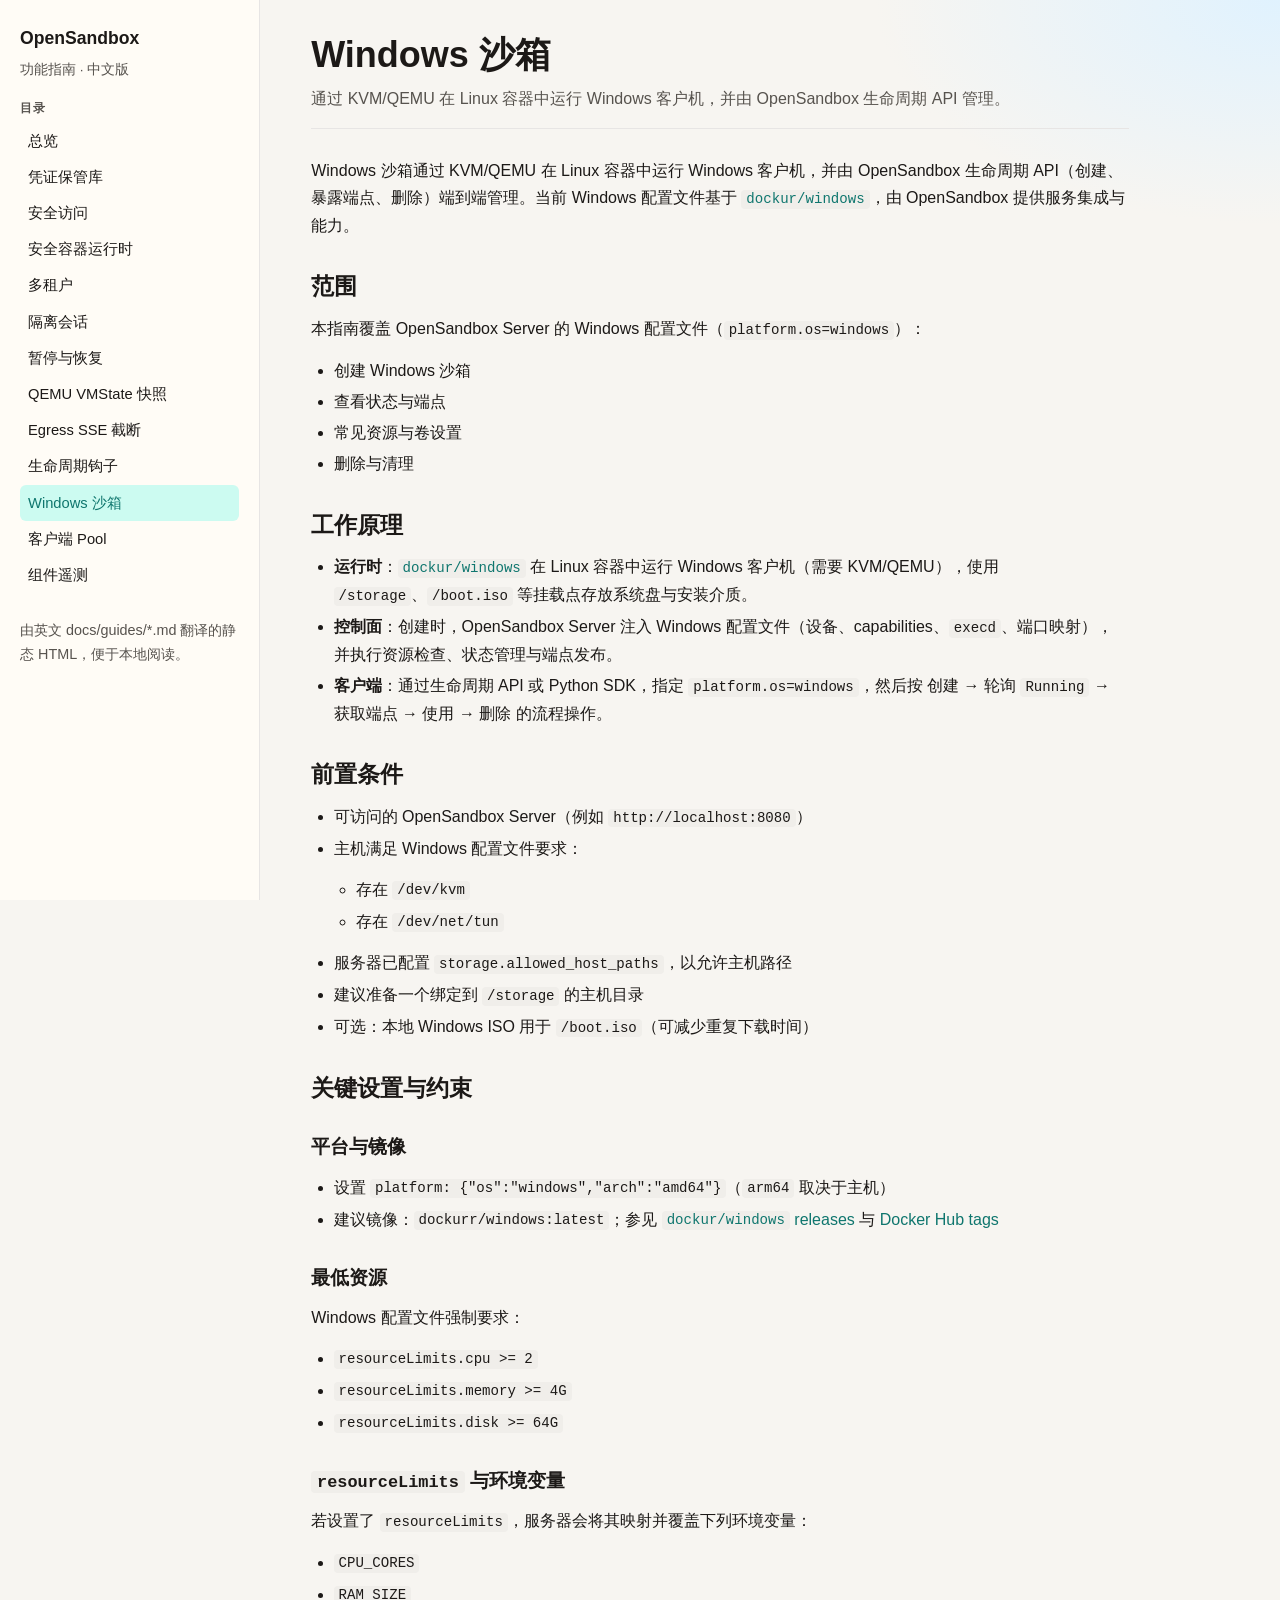
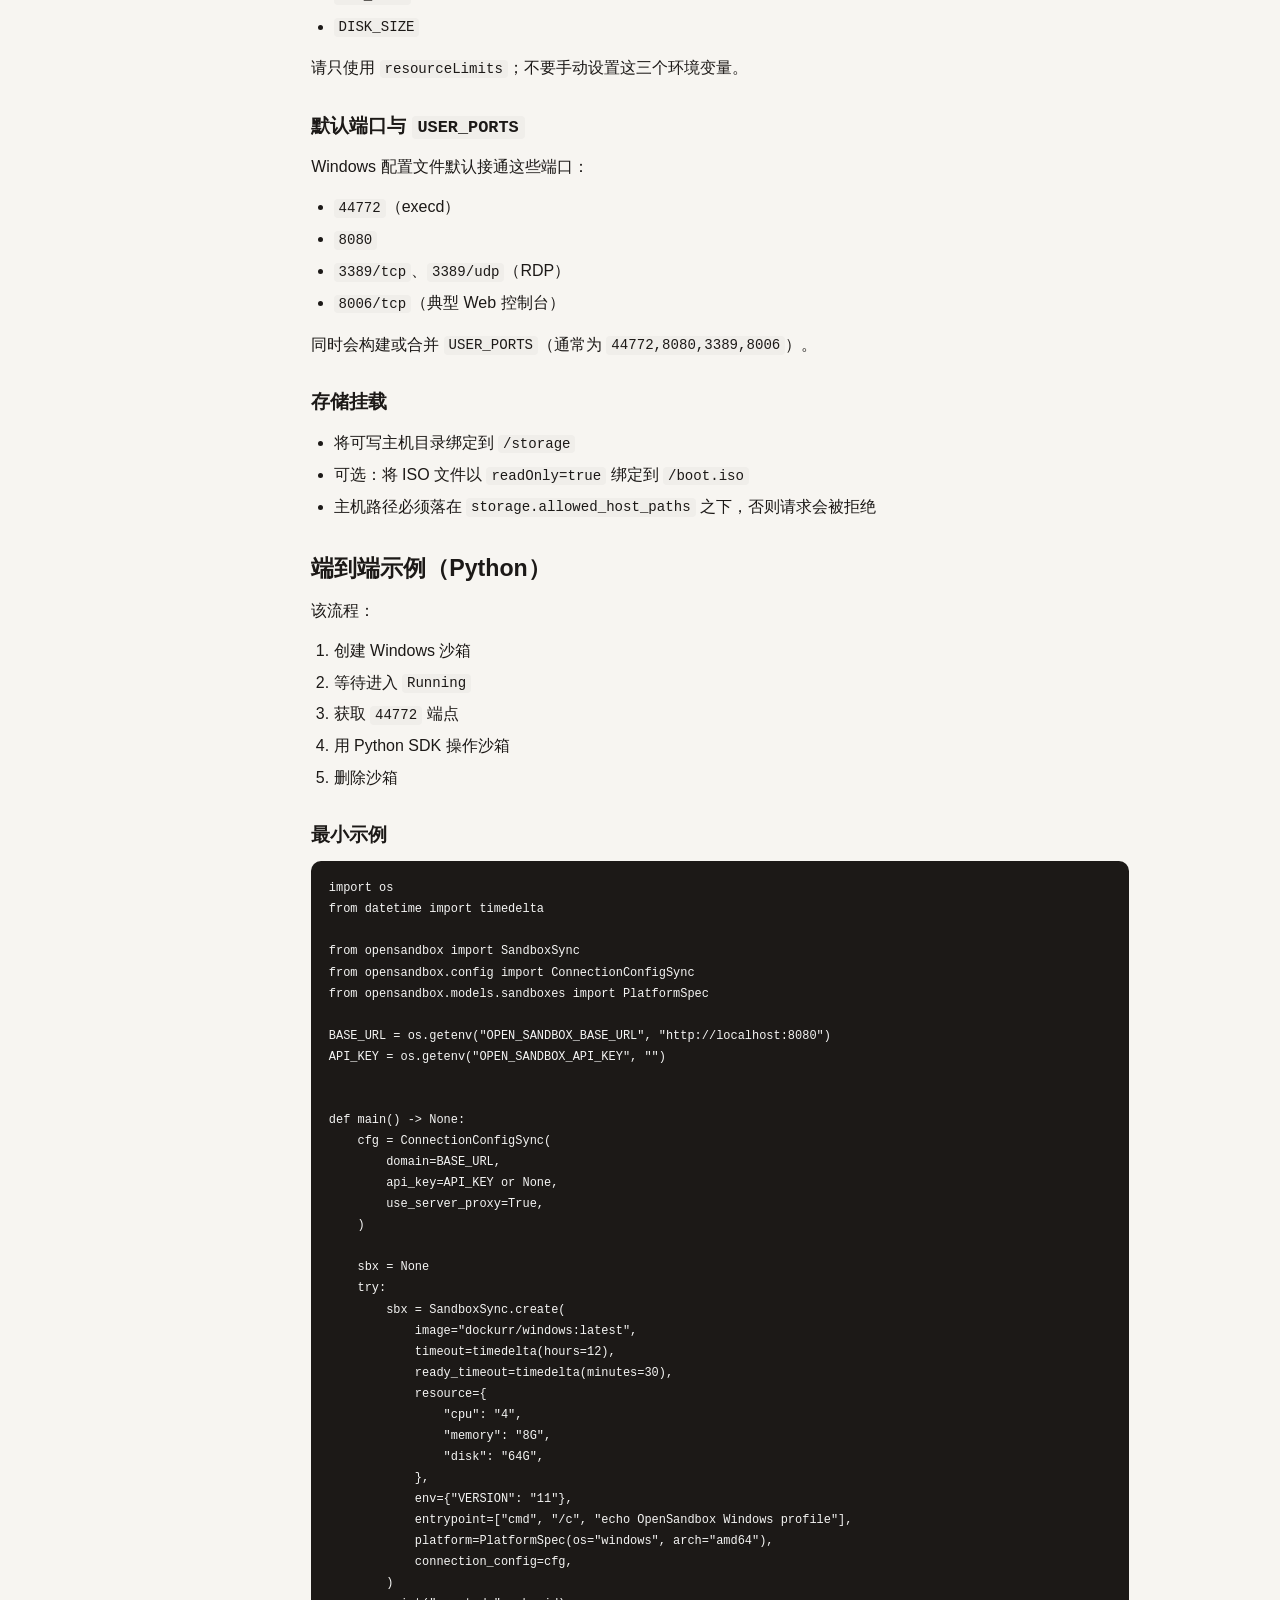
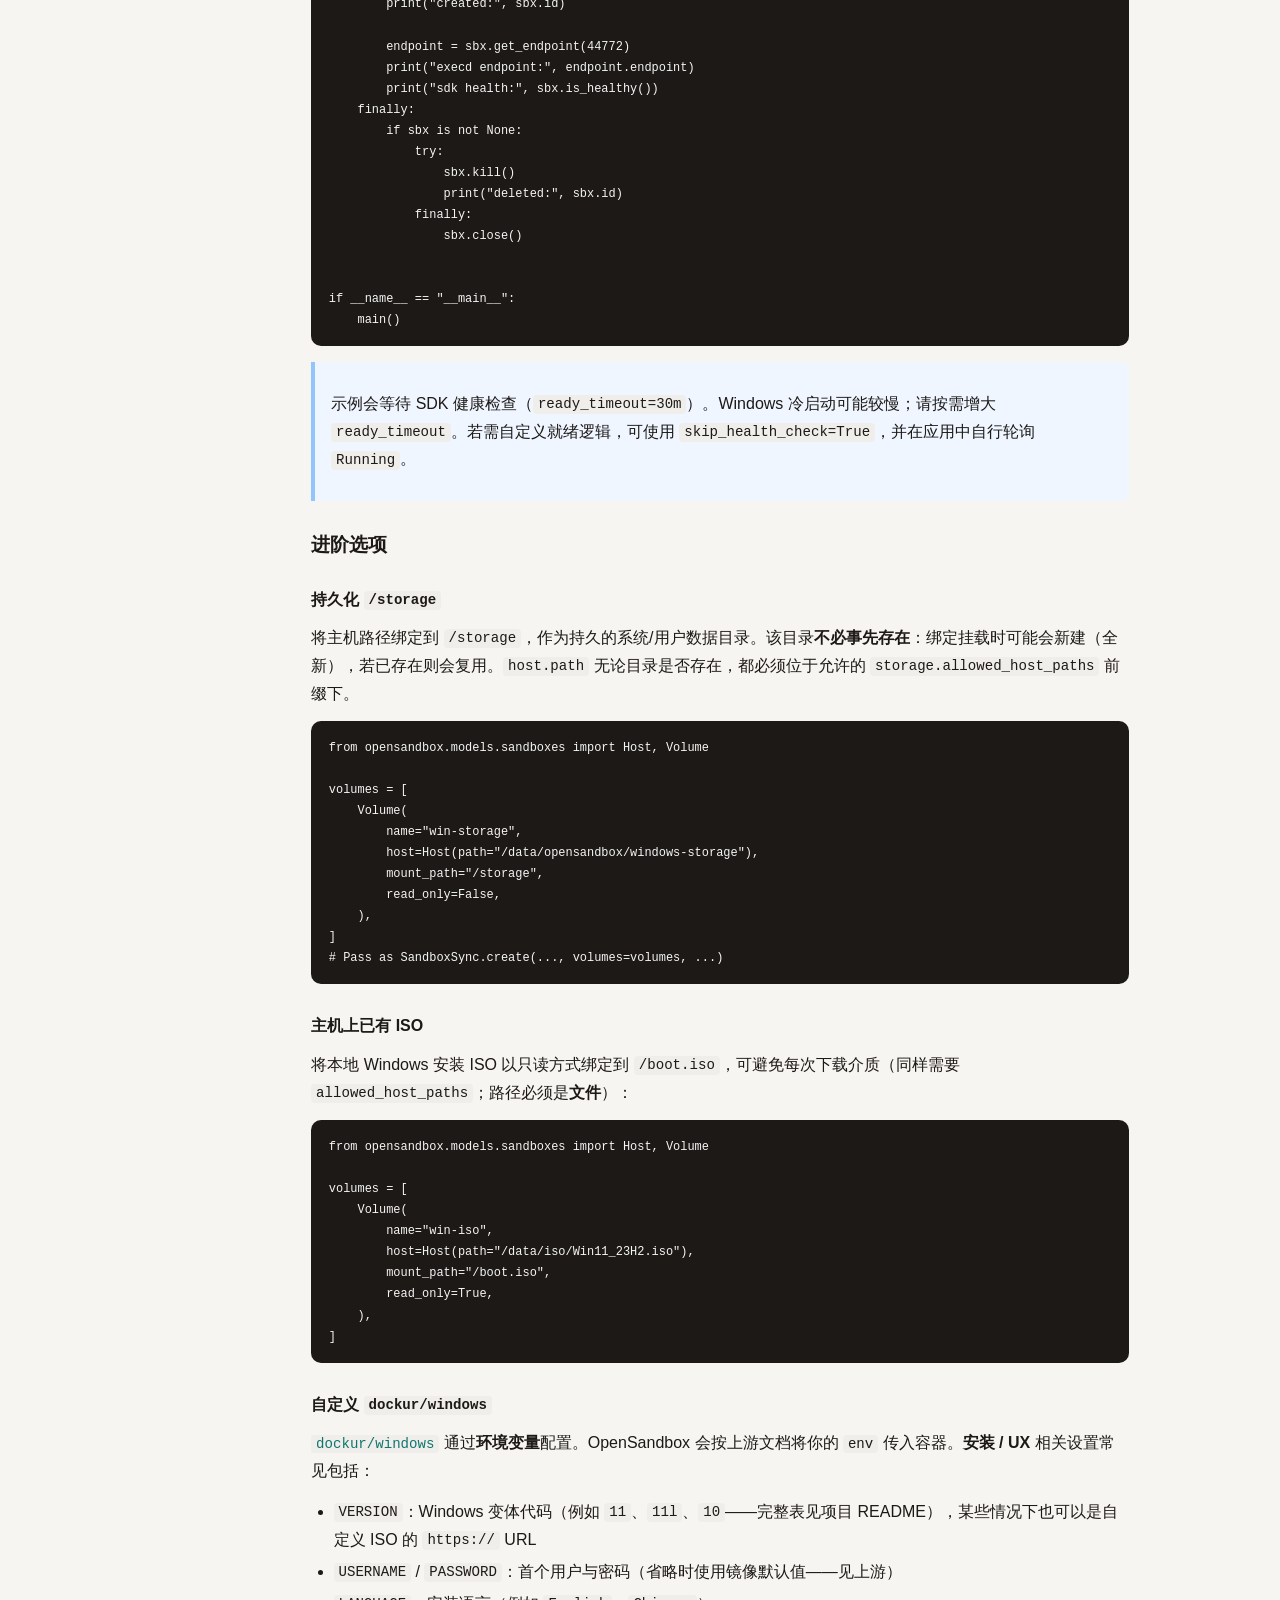
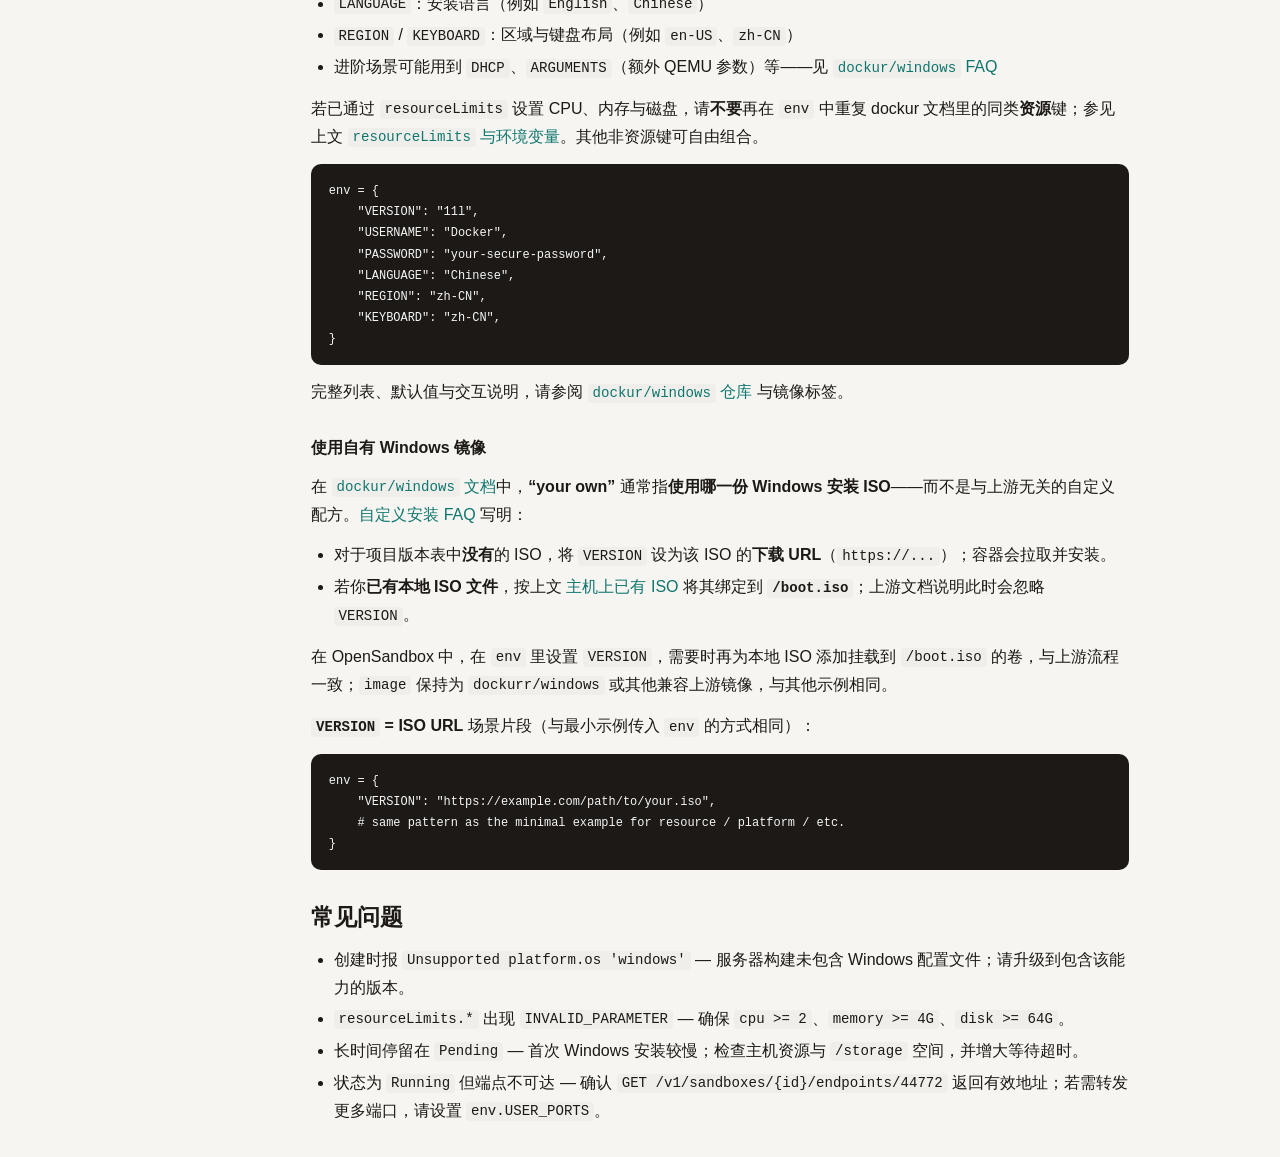
<file: docs/guides/zh/windows-sandbox.html>
<!DOCTYPE html>
<html lang="zh-CN">
<head>
  <meta charset="UTF-8" />
  <meta name="viewport" content="width=device-width, initial-scale=1" />
  <title>Windows 沙箱 · OpenSandbox 指南（中文）</title>
  <meta name="description" content="通过 KVM/QEMU 在 Linux 容器中运行 Windows 客户机，并由 OpenSandbox 生命周期 API 管理。" />
  <link rel="stylesheet" href="guides-zh.css" />
</head>
<body>
  <div class="layout">
    <aside class="sidebar">
      <a class="brand" href="index.html">OpenSandbox</a>
      <div class="brand-sub">功能指南 · 中文版</div>
      <h2>目录</h2>
      <nav>
      <a href="index.html">总览</a>
      <a href="credential-vault.html">凭证保管库</a>
      <a href="secure-access.html">安全访问</a>
      <a href="secure-container.html">安全容器运行时</a>
      <a href="multi-tenancy.html">多租户</a>
      <a href="isolation-sessions.html">隔离会话</a>
      <a href="pause-resume.html">暂停与恢复</a>
      <a href="qemu-vmstate-snapshots.html">QEMU VMState 快照</a>
      <a href="egress-sse-truncation.html">Egress SSE 截断</a>
      <a href="lifecycle-hooks.html">生命周期钩子</a>
      <a href="windows-sandbox.html" class="active">Windows 沙箱</a>
      <a href="client-pool.html">客户端 Pool</a>
      <a href="component-telemetry.html">组件遥测</a>
      </nav>
      <p class="note" style="margin-top:1.5rem">由英文 docs/guides/*.md 翻译的静态 HTML，便于本地阅读。</p>
    </aside>
    <main class="content">
      <header class="page-head">
        <h1>Windows 沙箱</h1>
        <p class="desc">通过 KVM/QEMU 在 Linux 容器中运行 Windows 客户机，并由 OpenSandbox 生命周期 API 管理。</p>
      </header>

      <p>Windows 沙箱通过 KVM/QEMU 在 Linux 容器中运行 Windows 客户机，并由 OpenSandbox 生命周期 API（创建、暴露端点、删除）端到端管理。当前 Windows 配置文件基于 <a href="https://github.com/dockur/windows"><code>dockur/windows</code></a>，由 OpenSandbox 提供服务集成与能力。</p>

      <h2 id="scope">范围</h2>
      <p>本指南覆盖 OpenSandbox Server 的 Windows 配置文件（<code>platform.os=windows</code>）：</p>
      <ul>
        <li>创建 Windows 沙箱</li>
        <li>查看状态与端点</li>
        <li>常见资源与卷设置</li>
        <li>删除与清理</li>
      </ul>

      <h2 id="how-it-works">工作原理</h2>
      <ul>
        <li><strong>运行时</strong>：<a href="https://github.com/dockur/windows"><code>dockur/windows</code></a> 在 Linux 容器中运行 Windows 客户机（需要 KVM/QEMU），使用 <code>/storage</code>、<code>/boot.iso</code> 等挂载点存放系统盘与安装介质。</li>
        <li><strong>控制面</strong>：创建时，OpenSandbox Server 注入 Windows 配置文件（设备、capabilities、<code>execd</code>、端口映射），并执行资源检查、状态管理与端点发布。</li>
        <li><strong>客户端</strong>：通过生命周期 API 或 Python SDK，指定 <code>platform.os=windows</code>，然后按 创建 → 轮询 <code>Running</code> → 获取端点 → 使用 → 删除 的流程操作。</li>
      </ul>

      <h2 id="prerequisites">前置条件</h2>
      <ul>
        <li>可访问的 OpenSandbox Server（例如 <code>http://localhost:8080</code>）</li>
        <li>主机满足 Windows 配置文件要求：
          <ul>
            <li>存在 <code>/dev/kvm</code></li>
            <li>存在 <code>/dev/net/tun</code></li>
          </ul>
        </li>
        <li>服务器已配置 <code>storage.allowed_host_paths</code>，以允许主机路径</li>
        <li>建议准备一个绑定到 <code>/storage</code> 的主机目录</li>
        <li>可选：本地 Windows ISO 用于 <code>/boot.iso</code>（可减少重复下载时间）</li>
      </ul>

      <h2 id="key-settings-and-constraints">关键设置与约束</h2>

      <h3 id="platform-and-image">平台与镜像</h3>
      <ul>
        <li>设置 <code>platform: {"os":"windows","arch":"amd64"}</code>（<code>arm64</code> 取决于主机）</li>
        <li>建议镜像：<code>dockurr/windows:latest</code>；参见 <a href="https://github.com/dockur/windows/releases"><code>dockur/windows</code> releases</a> 与 <a href="https://hub.docker.com/r/dockurr/windows/tags">Docker Hub tags</a></li>
      </ul>

      <h3 id="minimum-resources">最低资源</h3>
      <p>Windows 配置文件强制要求：</p>
      <ul>
        <li><code>resourceLimits.cpu &gt;= 2</code></li>
        <li><code>resourceLimits.memory &gt;= 4G</code></li>
        <li><code>resourceLimits.disk &gt;= 64G</code></li>
      </ul>

      <h3 id="resourcelimits-vs-environment-variables"><code>resourceLimits</code> 与环境变量</h3>
      <p>若设置了 <code>resourceLimits</code>，服务器会将其映射并覆盖下列环境变量：</p>
      <ul>
        <li><code>CPU_CORES</code></li>
        <li><code>RAM_SIZE</code></li>
        <li><code>DISK_SIZE</code></li>
      </ul>
      <p>请只使用 <code>resourceLimits</code>；不要手动设置这三个环境变量。</p>

      <h3 id="default-ports-and-user_ports">默认端口与 <code>USER_PORTS</code></h3>
      <p>Windows 配置文件默认接通这些端口：</p>
      <ul>
        <li><code>44772</code>（execd）</li>
        <li><code>8080</code></li>
        <li><code>3389/tcp</code>、<code>3389/udp</code>（RDP）</li>
        <li><code>8006/tcp</code>（典型 Web 控制台）</li>
      </ul>
      <p>同时会构建或合并 <code>USER_PORTS</code>（通常为 <code>44772,8080,3389,8006</code>）。</p>

      <h3 id="storage-mounts">存储挂载</h3>
      <ul>
        <li>将可写主机目录绑定到 <code>/storage</code></li>
        <li>可选：将 ISO 文件以 <code>readOnly=true</code> 绑定到 <code>/boot.iso</code></li>
        <li>主机路径必须落在 <code>storage.allowed_host_paths</code> 之下，否则请求会被拒绝</li>
      </ul>

      <h2 id="end-to-end-example-python">端到端示例（Python）</h2>
      <p>该流程：</p>
      <ol>
        <li>创建 Windows 沙箱</li>
        <li>等待进入 <code>Running</code></li>
        <li>获取 <code>44772</code> 端点</li>
        <li>用 Python SDK 操作沙箱</li>
        <li>删除沙箱</li>
      </ol>

      <h3 id="minimal-example">最小示例</h3>
      <pre><code class="language-python">import os
from datetime import timedelta

from opensandbox import SandboxSync
from opensandbox.config import ConnectionConfigSync
from opensandbox.models.sandboxes import PlatformSpec

BASE_URL = os.getenv("OPEN_SANDBOX_BASE_URL", "http://localhost:8080")
API_KEY = os.getenv("OPEN_SANDBOX_API_KEY", "")


def main() -&gt; None:
    cfg = ConnectionConfigSync(
        domain=BASE_URL,
        api_key=API_KEY or None,
        use_server_proxy=True,
    )

    sbx = None
    try:
        sbx = SandboxSync.create(
            image="dockurr/windows:latest",
            timeout=timedelta(hours=12),
            ready_timeout=timedelta(minutes=30),
            resource={
                "cpu": "4",
                "memory": "8G",
                "disk": "64G",
            },
            env={"VERSION": "11"},
            entrypoint=["cmd", "/c", "echo OpenSandbox Windows profile"],
            platform=PlatformSpec(os="windows", arch="amd64"),
            connection_config=cfg,
        )
        print("created:", sbx.id)

        endpoint = sbx.get_endpoint(44772)
        print("execd endpoint:", endpoint.endpoint)
        print("sdk health:", sbx.is_healthy())
    finally:
        if sbx is not None:
            try:
                sbx.kill()
                print("deleted:", sbx.id)
            finally:
                sbx.close()


if __name__ == "__main__":
    main()
</code></pre>
      <blockquote>
        <p>示例会等待 SDK 健康检查（<code>ready_timeout=30m</code>）。Windows 冷启动可能较慢；请按需增大 <code>ready_timeout</code>。若需自定义就绪逻辑，可使用 <code>skip_health_check=True</code>，并在应用中自行轮询 <code>Running</code>。</p>
      </blockquote>

      <h3 id="advanced-options">进阶选项</h3>

      <h4 id="persistent-storage">持久化 <code>/storage</code></h4>
      <p>将主机路径绑定到 <code>/storage</code>，作为持久的系统/用户数据目录。该目录<strong>不必事先存在</strong>：绑定挂载时可能会新建（全新），若已存在则会复用。<code>host.path</code> 无论目录是否存在，都必须位于允许的 <code>storage.allowed_host_paths</code> 前缀下。</p>
      <pre><code class="language-python">from opensandbox.models.sandboxes import Host, Volume

volumes = [
    Volume(
        name="win-storage",
        host=Host(path="/data/opensandbox/windows-storage"),
        mount_path="/storage",
        read_only=False,
    ),
]
# Pass as SandboxSync.create(..., volumes=volumes, ...)
</code></pre>

      <h4 id="existing-iso-on-the-host">主机上已有 ISO</h4>
      <p>将本地 Windows 安装 ISO 以只读方式绑定到 <code>/boot.iso</code>，可避免每次下载介质（同样需要 <code>allowed_host_paths</code>；路径必须是<strong>文件</strong>）：</p>
      <pre><code class="language-python">from opensandbox.models.sandboxes import Host, Volume

volumes = [
    Volume(
        name="win-iso",
        host=Host(path="/data/iso/Win11_23H2.iso"),
        mount_path="/boot.iso",
        read_only=True,
    ),
]
</code></pre>

      <h4 id="customizing-dockur-windows">自定义 <code>dockur/windows</code></h4>
      <p><a href="https://github.com/dockur/windows"><code>dockur/windows</code></a> 通过<strong>环境变量</strong>配置。OpenSandbox 会按上游文档将你的 <code>env</code> 传入容器。<strong>安装 / UX</strong> 相关设置常见包括：</p>
      <ul>
        <li><code>VERSION</code>：Windows 变体代码（例如 <code>11</code>、<code>11l</code>、<code>10</code>——完整表见项目 README），某些情况下也可以是自定义 ISO 的 <code>https://</code> URL</li>
        <li><code>USERNAME</code> / <code>PASSWORD</code>：首个用户与密码（省略时使用镜像默认值——见上游）</li>
        <li><code>LANGUAGE</code>：安装语言（例如 <code>English</code>、<code>Chinese</code>）</li>
        <li><code>REGION</code> / <code>KEYBOARD</code>：区域与键盘布局（例如 <code>en-US</code>、<code>zh-CN</code>）</li>
        <li>进阶场景可能用到 <code>DHCP</code>、<code>ARGUMENTS</code>（额外 QEMU 参数）等——见 <a href="https://github.com/dockur/windows"><code>dockur/windows</code> FAQ</a></li>
      </ul>
      <p>若已通过 <code>resourceLimits</code> 设置 CPU、内存与磁盘，请<strong>不要</strong>再在 <code>env</code> 中重复 dockur 文档里的同类<strong>资源</strong>键；参见上文 <a href="#resourcelimits-vs-environment-variables"><code>resourceLimits</code> 与环境变量</a>。其他非资源键可自由组合。</p>
      <pre><code class="language-python">env = {
    "VERSION": "11l",
    "USERNAME": "Docker",
    "PASSWORD": "your-secure-password",
    "LANGUAGE": "Chinese",
    "REGION": "zh-CN",
    "KEYBOARD": "zh-CN",
}
</code></pre>
      <p>完整列表、默认值与交互说明，请参阅 <a href="https://github.com/dockur/windows"><code>dockur/windows</code> 仓库</a> 与镜像标签。</p>

      <h4 id="using-your-own-windows-image">使用自有 Windows 镜像</h4>
      <p>在 <a href="https://github.com/dockur/windows"><code>dockur/windows</code> 文档</a>中，<strong>“your own”</strong> 通常指<strong>使用哪一份 Windows 安装 ISO</strong>——而不是与上游无关的自定义配方。<a href="https://github.com/dockur/windows#how-do-i-install-a-custom-image">自定义安装 FAQ</a> 写明：</p>
      <ul>
        <li>对于项目版本表中<strong>没有</strong>的 ISO，将 <code>VERSION</code> 设为该 ISO 的<strong>下载 URL</strong>（<code>https://...</code>）；容器会拉取并安装。</li>
        <li>若你<strong>已有本地 ISO 文件</strong>，按上文 <a href="#existing-iso-on-the-host">主机上已有 ISO</a> 将其绑定到 <strong><code>/boot.iso</code></strong>；上游文档说明此时会忽略 <code>VERSION</code>。</li>
      </ul>
      <p>在 OpenSandbox 中，在 <code>env</code> 里设置 <code>VERSION</code>，需要时再为本地 ISO 添加挂载到 <code>/boot.iso</code> 的卷，与上游流程一致；<code>image</code> 保持为 <code>dockurr/windows</code> 或其他兼容上游镜像，与其他示例相同。</p>
      <p><strong><code>VERSION</code> = ISO URL</strong> 场景片段（与最小示例传入 <code>env</code> 的方式相同）：</p>
      <pre><code class="language-python">env = {
    "VERSION": "https://example.com/path/to/your.iso",
    # same pattern as the minimal example for resource / platform / etc.
}
</code></pre>

      <h2 id="faq">常见问题</h2>
      <ul>
        <li>创建时报 <code>Unsupported platform.os 'windows'</code> — 服务器构建未包含 Windows 配置文件；请升级到包含该能力的版本。</li>
        <li><code>resourceLimits.*</code> 出现 <code>INVALID_PARAMETER</code> — 确保 <code>cpu &gt;= 2</code>、<code>memory &gt;= 4G</code>、<code>disk &gt;= 64G</code>。</li>
        <li>长时间停留在 <code>Pending</code> — 首次 Windows 安装较慢；检查主机资源与 <code>/storage</code> 空间，并增大等待超时。</li>
        <li>状态为 <code>Running</code> 但端点不可达 — 确认 <code>GET /v1/sandboxes/{id}/endpoints/44772</code> 返回有效地址；若需转发更多端口，请设置 <code>env.USER_PORTS</code>。</li>
      </ul>

    </main>
  </div>
</body>
</html>
</file>
<file: docs/guides/zh/guides-zh.css>
:root {
  --bg: #f7f5f1;
  --fg: #1c1917;
  --muted: #57534e;
  --card: #fffcf7;
  --border: #e7e5e4;
  --accent: #0f766e;
  --accent-soft: #ccfbf1;
  --code-bg: #1c1917;
  --code-fg: #f5f5f4;
  --link: #0f766e;
  --warn-bg: #fff7ed;
  --warn-border: #fdba74;
  --tip-bg: #ecfdf5;
  --tip-border: #6ee7b7;
  --info-bg: #eff6ff;
  --info-border: #93c5fd;
}

* { box-sizing: border-box; }

html { scroll-behavior: smooth; }

body {
  margin: 0;
  font-family: "PingFang SC", "Hiragino Sans GB", "Noto Sans SC", "Microsoft YaHei", sans-serif;
  color: var(--fg);
  background:
    radial-gradient(1200px 600px at 10% -10%, #d1fae5 0%, transparent 50%),
    radial-gradient(900px 500px at 100% 0%, #e0f2fe 0%, transparent 45%),
    var(--bg);
  line-height: 1.7;
}

a { color: var(--link); text-decoration: none; }
a:hover { text-decoration: underline; }

.layout {
  display: grid;
  grid-template-columns: 260px minmax(0, 1fr);
  gap: 0;
  min-height: 100vh;
}

.sidebar {
  position: sticky;
  top: 0;
  align-self: start;
  height: 100vh;
  overflow: auto;
  padding: 1.5rem 1.25rem 2rem;
  border-right: 1px solid var(--border);
  background: rgba(255, 252, 247, 0.92);
  backdrop-filter: blur(8px);
}

.brand {
  display: block;
  font-weight: 700;
  font-size: 1.1rem;
  color: var(--fg);
  margin-bottom: 0.25rem;
}

.brand-sub {
  color: var(--muted);
  font-size: 0.85rem;
  margin-bottom: 1.25rem;
}

.sidebar nav a {
  display: block;
  padding: 0.35rem 0.5rem;
  border-radius: 6px;
  color: var(--fg);
  font-size: 0.92rem;
}

.sidebar nav a:hover,
.sidebar nav a.active {
  background: var(--accent-soft);
  text-decoration: none;
  color: var(--accent);
}

.sidebar h2 {
  font-size: 0.75rem;
  text-transform: uppercase;
  letter-spacing: 0.06em;
  color: var(--muted);
  margin: 1.25rem 0 0.4rem;
}

.content {
  padding: 2rem clamp(1.25rem, 4vw, 3.5rem) 4rem;
  max-width: 920px;
}

header.page-head {
  margin-bottom: 1.75rem;
  padding-bottom: 1rem;
  border-bottom: 1px solid var(--border);
}

header.page-head h1 {
  margin: 0 0 0.5rem;
  font-size: clamp(1.75rem, 3vw, 2.25rem);
  line-height: 1.25;
}

header.page-head .desc {
  margin: 0;
  color: var(--muted);
}

h2, h3, h4 {
  margin-top: 2rem;
  margin-bottom: 0.75rem;
  line-height: 1.3;
}

h2 { font-size: 1.45rem; }
h3 { font-size: 1.2rem; }

p, ul, ol, table { margin: 0.85rem 0; }
ul, ol { padding-left: 1.4rem; }
li { margin: 0.25rem 0; }

table {
  width: 100%;
  border-collapse: collapse;
  font-size: 0.92rem;
  background: var(--card);
}

th, td {
  border: 1px solid var(--border);
  padding: 0.55rem 0.7rem;
  text-align: left;
  vertical-align: top;
}

th { background: #f5f5f4; }

code {
  font-family: ui-monospace, SFMono-Regular, Menlo, Consolas, monospace;
  font-size: 0.88em;
  background: #f0eeea;
  padding: 0.1em 0.35em;
  border-radius: 4px;
}

pre {
  background: var(--code-bg);
  color: var(--code-fg);
  padding: 1rem 1.1rem;
  border-radius: 10px;
  overflow-x: auto;
  font-size: 0.85rem;
  line-height: 1.55;
}

pre code {
  background: transparent;
  color: inherit;
  padding: 0;
}

blockquote,
.callout {
  margin: 1rem 0;
  padding: 0.85rem 1rem;
  border-left: 4px solid var(--info-border);
  background: var(--info-bg);
  border-radius: 0 8px 8px 0;
}

.callout.tip {
  border-left-color: var(--tip-border);
  background: var(--tip-bg);
}

.callout.warning {
  border-left-color: var(--warn-border);
  background: var(--warn-bg);
}

.callout .label {
  font-weight: 700;
  display: block;
  margin-bottom: 0.25rem;
}

.toc {
  background: var(--card);
  border: 1px solid var(--border);
  border-radius: 10px;
  padding: 1rem 1.2rem;
  margin: 1.25rem 0 2rem;
}

.toc strong { display: block; margin-bottom: 0.5rem; }
.toc ol { margin: 0; }

.footer-nav {
  display: flex;
  justify-content: space-between;
  gap: 1rem;
  margin-top: 3rem;
  padding-top: 1.25rem;
  border-top: 1px solid var(--border);
  flex-wrap: wrap;
}

.note {
  color: var(--muted);
  font-size: 0.9rem;
}

@media (max-width: 900px) {
  .layout { grid-template-columns: 1fr; }
  .sidebar {
    position: relative;
    height: auto;
    border-right: none;
    border-bottom: 1px solid var(--border);
  }
}
</file>
